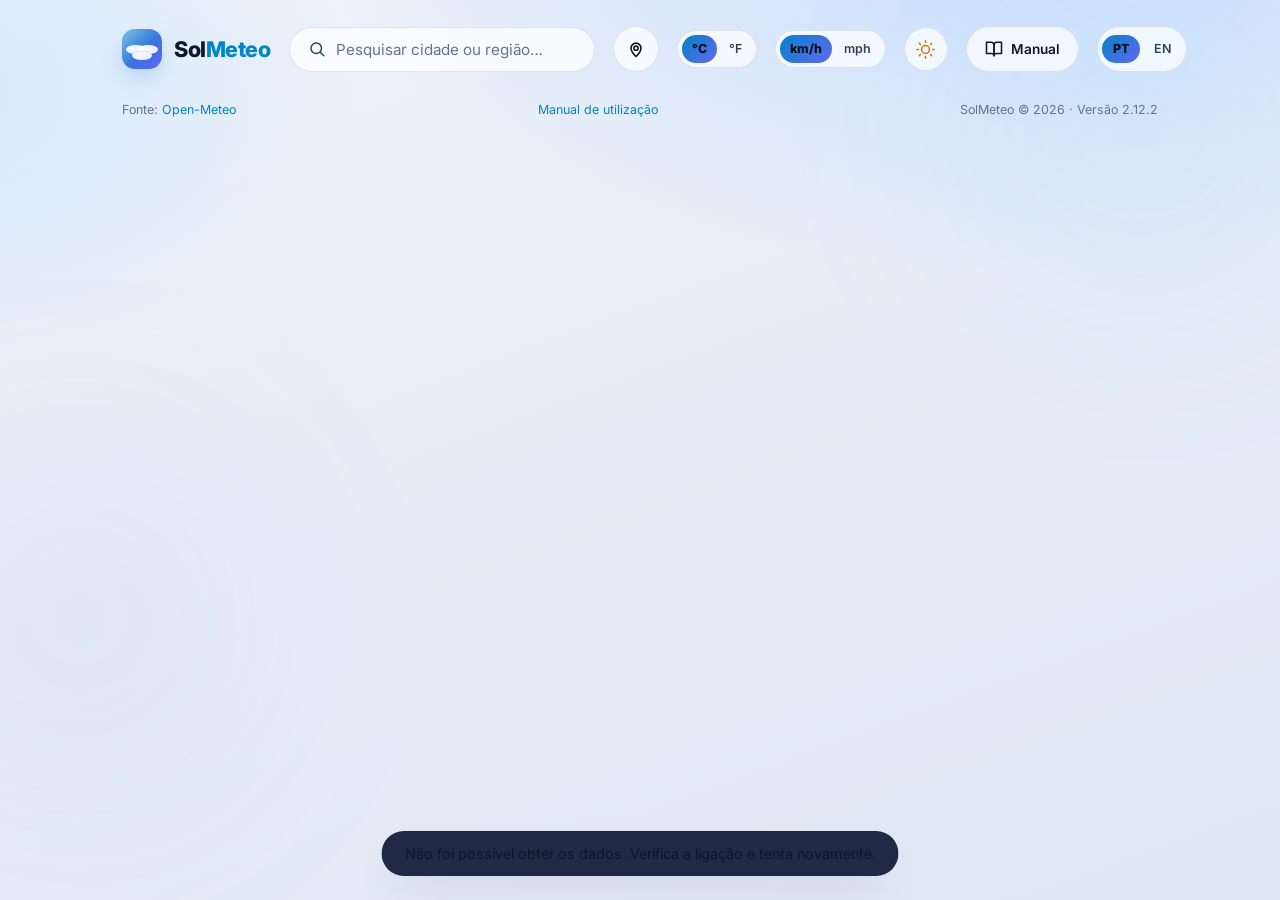
<file: index.html>
<!DOCTYPE html>
<html lang="pt">
<head>
  <meta charset="UTF-8" />
  <meta name="viewport" content="width=device-width, initial-scale=1.0" />
  <title>SolMeteo — Meteorologia</title>
  <meta name="description" content="App de meteorologia moderno — veja o tempo em qualquer região do mundo." />
  <link rel="manifest" href="manifest.webmanifest" />
  <meta name="theme-color" content="#0b1020" />
  <link rel="icon" type="image/svg+xml" href="icon-192.svg" />
  <link rel="apple-touch-icon" href="icon-192.svg" />
  <link rel="preconnect" href="https://fonts.googleapis.com" />
  <link rel="preconnect" href="https://fonts.gstatic.com" crossorigin />
  <link href="https://fonts.googleapis.com/css2?family=Inter:wght@300;400;500;600;700;800&display=swap" rel="stylesheet" />
  <link rel="stylesheet" href="styles.css" />
</head>
<body>
  <div class="aurora" aria-hidden="true"></div>
  <div class="aurora aurora--2" aria-hidden="true"></div>

  <main class="app">
    <header class="topbar">
      <div class="brand">
        <span class="brand__mark" aria-hidden="true"></span>
        <span class="brand__name">Sol<span>Meteo</span></span>
      </div>

      <form class="search" id="searchForm" autocomplete="off">
        <svg class="search__icon" viewBox="0 0 24 24" fill="none" stroke="currentColor" stroke-width="2" stroke-linecap="round" stroke-linejoin="round" aria-hidden="true">
          <circle cx="11" cy="11" r="7"></circle>
          <line x1="21" y1="21" x2="16.65" y2="16.65"></line>
        </svg>
        <input type="text" id="searchInput" placeholder="Pesquisar cidade ou região…" aria-label="Pesquisar cidade"
          data-i18n-ph="search.placeholder" data-i18n-aria="search.aria" />
        <div class="search__suggestions" id="suggestions" role="listbox" aria-label="Sugestões" data-i18n-aria="suggestions.aria"></div>
      </form>

      <button class="locate" id="locateBtn" type="button" title="Usar a minha localização" aria-label="Usar a minha localização"
        data-i18n-title="locate.title" data-i18n-aria="locate.aria">
        <svg viewBox="0 0 24 24" fill="none" stroke="currentColor" stroke-width="2" stroke-linecap="round" stroke-linejoin="round" aria-hidden="true">
          <path d="M12 21s-6-5.686-6-10a6 6 0 0 1 12 0c0 4.314-6 10-6 10z"></path>
          <circle cx="12" cy="11" r="2.5"></circle>
        </svg>
      </button>

      <!-- Unit switch (°C / °F) -->
      <div class="unit-switch" role="group" aria-label="Unidades de temperatura" data-i18n-aria="unit.aria">
        <button type="button" class="unit__btn active" data-unit="c" aria-label="Celsius">°C</button>
        <button type="button" class="unit__btn" data-unit="f" aria-label="Fahrenheit">°F</button>
      </div>

      <!-- Wind switch (km/h / mph) -->
      <div class="unit-switch" role="group" aria-label="Unidades de velocidade do vento" data-i18n-aria="unit.wind.aria">
        <button type="button" class="unit__btn wind__btn active" data-wind="kmh" aria-label="km/h">km/h</button>
        <button type="button" class="unit__btn wind__btn" data-wind="mph" aria-label="mph">mph</button>
      </div>

      <!-- Theme toggle (Dark / Light) -->
      <button class="theme-toggle" id="themeBtn" type="button" title="Alternar modo claro / escuro" aria-label="Alternar tema"
        data-i18n-title="theme.title" data-i18n-aria="theme.aria">
        <svg class="theme-icon theme-icon--dark" viewBox="0 0 24 24" fill="none" stroke="currentColor" stroke-width="2" stroke-linecap="round" stroke-linejoin="round" aria-hidden="true">
          <path d="M21 12.79A9 9 0 1 1 11.21 3 7 7 0 0 0 21 12.79z"></path>
        </svg>
        <svg class="theme-icon theme-icon--light" viewBox="0 0 24 24" fill="none" stroke="currentColor" stroke-width="2" stroke-linecap="round" stroke-linejoin="round" aria-hidden="true">
          <circle cx="12" cy="12" r="5"></circle>
          <line x1="12" y1="1" x2="12" y2="3"></line>
          <line x1="12" y1="21" x2="12" y2="23"></line>
          <line x1="4.22" y1="4.22" x2="5.64" y2="5.64"></line>
          <line x1="18.36" y1="18.36" x2="19.78" y2="19.78"></line>
          <line x1="1" y1="12" x2="3" y2="12"></line>
          <line x1="21" y1="12" x2="23" y2="12"></line>
          <line x1="4.22" y1="19.78" x2="5.64" y2="18.36"></line>
          <line x1="18.36" y1="5.64" x2="19.78" y2="4.22"></line>
        </svg>
      </button>

      <a class="manual-btn" href="manual.html" title="Manual de utilização" aria-label="Abrir o manual de utilização"
        data-i18n-title="manual.title" data-i18n-aria="manual.aria">
        <svg viewBox="0 0 24 24" fill="none" stroke="currentColor" stroke-width="2" stroke-linecap="round" stroke-linejoin="round" aria-hidden="true">
          <path d="M2 3h6a4 4 0 0 1 4 4v14a3 3 0 0 0-3-3H2z"></path>
          <path d="M22 3h-6a4 4 0 0 0-4 4v14a3 3 0 0 1 3-3h7z"></path>
        </svg>
        <span class="manual-btn__label" data-i18n="manual.label">Manual</span>
      </a>

      <div class="lang" role="group" aria-label="Idioma" data-i18n-aria="lang.aria">
        <button type="button" class="lang__btn" data-lang="pt" aria-label="Português">PT</button>
        <button type="button" class="lang__btn" data-lang="en" aria-label="English">EN</button>
      </div>
    </header>

    <!-- Recent / Favorite Cities Chips -->
    <nav class="recents" id="recentsBar" aria-label="Cidades recentes" data-i18n-aria="recents.aria" hidden>
      <span class="recents__label" data-i18n="recents.label">Recentes:</span>
      <div class="recents__list" id="recentsList"></div>
    </nav>

    <section class="loader" id="loader" aria-hidden="true">
      <span class="loader__spinner" aria-label="A carregar" data-i18n-aria="loader.aria"></span>
      <p data-i18n="loader.text">A consultar as condições atmosféricas…</p>
    </section>

    <section class="hero" id="hero" hidden>
      <div class="hero__main">
        <div class="hero__loc">
          <span id="regionName" class="hero__region">—</span>
          <span id="regionNow" class="hero__now">—</span>
        </div>
        <div class="hero__temp">
          <span id="heroTemp" class="hero__temp-value">--°</span>
          <div class="hero__state">
            <span id="heroIcon" class="hero__icon" aria-hidden="true"></span>
            <span id="heroDesc" class="hero__desc">—</span>
            <span id="heroFeels" class="hero__feels">Sensação térmica —°</span>
            <span id="heroAlertChip" class="hero__alert-chip" hidden role="button" tabindex="0"></span>
          </div>
        </div>
        <div class="hero__stats">
          <div class="stat">
            <span class="stat__label" data-i18n="stat.maxmin">Máx / Mín</span>
            <span class="stat__value" id="statMaxMin">--° / --°</span>
          </div>
          <div class="stat">
            <span class="stat__label" data-i18n="stat.humidity">Humidade</span>
            <span class="stat__value" id="statHumidity">--%</span>
          </div>
          <div class="stat stat--clickable" id="statWindBox" tabindex="0" role="button" title="Alternar unidade de velocidade do vento" data-i18n-title="stat.wind.toggle">
            <span class="stat__label" data-i18n="stat.wind">Vento</span>
            <span class="stat__value" id="statWind">-- km/h</span>
          </div>
          <div class="stat stat--uv" id="statUvBox">
            <span class="stat__label" data-i18n="stat.uv">Índice UV</span>
            <span class="stat__value" id="statUv">--</span>
            <span class="stat__sub" id="statUvPeak">—</span>
          </div>
          <div class="stat stat--aqi" id="statAqiBox">
            <span class="stat__label" data-i18n="stat.aqi">Qualidade do Ar</span>
            <span class="stat__value" id="statAqi">--</span>
          </div>
        </div>
        <div class="hero__alerts-banner" id="heroAlertsBanner" hidden></div>
      </div>

      <div class="hero__side">
        <div class="hero__side-head">
          <div class="hero__coords-chip" id="heroCoordsChip" title="Coordenadas geográficas" data-i18n-title="sun.arc.coords_title">
            <svg class="hero__coords-icon" viewBox="0 0 24 24" fill="none" stroke="currentColor" stroke-width="2" stroke-linecap="round" stroke-linejoin="round" aria-hidden="true">
              <path d="M12 2a8 8 0 0 0-8 8c0 5.25 8 12 8 12s8-6.75 8-12a8 8 0 0 0-8-8z"/>
              <circle cx="12" cy="10" r="3"/>
            </svg>
            <span id="heroCoords">—, —</span>
          </div>
          <div class="hero__daylight-chip" id="heroDaylightChip" title="Duração da luz solar" data-i18n-title="sun.arc.daylight_title">
            <svg class="hero__daylight-icon" viewBox="0 0 24 24" fill="none" stroke="currentColor" stroke-width="2" stroke-linecap="round" stroke-linejoin="round" aria-hidden="true">
              <circle cx="12" cy="12" r="4"/>
              <path d="M12 2v2M12 20v2M4.93 4.93l1.41 1.41M17.66 17.66l1.41 1.41M2 12h2M20 12h2M6.34 17.66l-1.41 1.41M19.07 4.93l-1.41 1.41"/>
            </svg>
            <span id="heroDaylightVal">--h --m</span>
          </div>
        </div>

        <div class="sun-arc-card" id="sunArcCard" aria-label="Trajetória solar">
          <div class="sun-arc-wrap">
            <svg class="sun-arc-svg" id="sunArcSvg" viewBox="0 0 300 135" role="img" aria-label="Trajetória solar diurna e noturna">
              <defs>
                <linearGradient id="sunArcDayGrad" x1="0%" y1="0%" x2="100%" y2="0%">
                  <stop offset="0%" stop-color="#f59e0b" stop-opacity="0.9"/>
                  <stop offset="50%" stop-color="#fbbf24" stop-opacity="1"/>
                  <stop offset="100%" stop-color="#f97316" stop-opacity="0.9"/>
                </linearGradient>
                <radialGradient id="sunGlowGrad" cx="50%" cy="50%" r="50%">
                  <stop offset="0%" stop-color="#fbbf24" stop-opacity="0.85"/>
                  <stop offset="60%" stop-color="#f59e0b" stop-opacity="0.3"/>
                  <stop offset="100%" stop-color="#f59e0b" stop-opacity="0"/>
                </radialGradient>
              </defs>

              <!-- Nighttime lower arc -->
              <path class="sun-arc-night" id="sunArcNight" d="M 25,105 A 125,30 0 0,0 275,105" />

              <!-- Daytime track background (dashed) -->
              <path class="sun-arc-bg" id="sunArcBg" d="M 25,105 A 125,85 0 0,1 275,105" />

              <!-- Daytime active progress track -->
              <path class="sun-arc-active" id="sunArcActive" d="M 25,105 A 125,85 0 0,1 275,105" />

              <!-- Horizon line -->
              <line class="sun-arc-horizon" x1="12" y1="105" x2="288" y2="105" />

              <!-- Solar Noon apex marker -->
              <g class="sun-arc-noon" id="sunArcNoon">
                <circle cx="150" cy="20" r="2.5" class="sun-arc-noon-dot" />
                <text x="150" y="11" class="sun-arc-noon-text" id="sunArcNoonTime">12:00</text>
              </g>

              <!-- Sun / Moon Indicator Body -->
              <g class="sun-arc-body" id="sunArcBody" transform="translate(150, 20)">
                <circle class="sun-arc-glow" id="sunArcGlow" cx="0" cy="0" r="14" fill="url(#sunGlowGrad)" />
                <circle class="sun-arc-core" id="sunArcCore" cx="0" cy="0" r="6" />
              </g>
            </svg>
          </div>

          <div class="sun-arc-status" id="sunArcStatus">
            <span class="sun-arc-status__dot"></span>
            <span class="sun-arc-status__text" id="sunArcStatusText">--</span>
          </div>

          <div class="sun-arc-times">
            <div class="sun-arc-time sun-arc-time--rise">
              <span class="sun-arc-time__icon" aria-hidden="true">🌅</span>
              <div class="sun-arc-time__info">
                <span class="sun-arc-time__label" data-i18n="sun.rise">Nascer do sol</span>
                <span class="sun-arc-time__value" id="sunrise">--:--</span>
              </div>
            </div>
            <div class="sun-arc-time sun-arc-time--set">
              <span class="sun-arc-time__icon" aria-hidden="true">🌇</span>
              <div class="sun-arc-time__info">
                <span class="sun-arc-time__label" data-i18n="sun.set">Pôr do sol</span>
                <span class="sun-arc-time__value" id="sunset">--:--</span>
              </div>
            </div>
          </div>
        </div>
      </div>
    </section>

    <section class="panel" id="forecastPanel" hidden>
      <div class="panel__head">
        <div>
          <h2 class="panel__title" data-i18n="hourly.title">Previsão horária</h2>
          <span class="panel__sub" id="hourlySpan">Próximas 24 horas</span>
        </div>
        <div class="day-nav" role="group" aria-label="Navegar entre dias" data-i18n-aria="daynav.aria">
          <button type="button" class="day-nav__btn" id="dayPrevBtn" title="Dia anterior" aria-label="Dia anterior" data-i18n-title="daynav.prev" data-i18n-aria="daynav.prev">
            <svg viewBox="0 0 24 24" fill="none" stroke="currentColor" stroke-width="2.4" stroke-linecap="round" stroke-linejoin="round"><path d="M15 18l-6-6 6-6"/></svg>
          </button>
          <span class="day-nav__label" id="dayNavLabel">Hoje</span>
          <button type="button" class="day-nav__btn" id="dayNextBtn" title="Dia seguinte" aria-label="Dia seguinte" data-i18n-title="daynav.next" data-i18n-aria="daynav.next">
            <svg viewBox="0 0 24 24" fill="none" stroke="currentColor" stroke-width="2.4" stroke-linecap="round" stroke-linejoin="round"><path d="M9 18l6-6-6-6"/></svg>
          </button>
        </div>
      </div>
      <div class="hourly" id="hourlyList"></div>
    </section>

    <section class="panel" id="tempPanel" hidden>
      <div class="panel__head">
        <h2 class="panel__title" data-i18n="temp.title">Temperatura ao longo do dia</h2>
        <span class="panel__sub" id="tempSpan">—</span>
      </div>
      <div class="chart">
        <div class="chart__head">
          <span class="chart__label" data-i18n="temp.label">Temperatura horária</span>
          <span class="chart__value chart__value--temp" id="tempRange">—</span>
        </div>
        <div class="chart__canvas" id="tempChart"></div>
        <div class="chart__axis" id="tempAxis"></div>
      </div>
    </section>

    <section class="panel" id="solarPanel" hidden>
      <div class="panel__head">
        <h2 class="panel__title" data-i18n="solar.title">Radiação solar &amp; precipitação</h2>
        <span class="panel__sub" id="solarSpan">Hoje · hora a hora</span>
      </div>
      <div class="charts">
        <div class="chart">
          <div class="chart__head">
            <span class="chart__label" data-i18n="solar.label">Radiação solar</span>
            <span class="chart__value chart__value--solar" id="solarPeak">— W/m²</span>
          </div>
          <div class="chart__canvas" id="solarChart"></div>
          <div class="chart__axis" id="solarAxis"></div>
        </div>
        <div class="chart">
          <div class="chart__head">
            <span class="chart__label" data-i18n="rain.label">Precipitação</span>
            <span class="chart__value chart__value--rain" id="rainTotal">— mm</span>
          </div>
          <div class="chart__canvas" id="rainChart"></div>
          <div class="chart__axis" id="rainAxis"></div>
        </div>
      </div>
    </section>

    <section class="panel" id="pvPanel" hidden>
      <div class="panel__head">
        <div class="panel__sup">
          <h2 class="panel__title" data-i18n="pv.title">Produção solar estimada</h2>
          <span class="panel__sub" id="pvSpan">—</span>
          <span class="panel__sub pv-settings-summary" id="pvSummary">—</span>
        </div>
        <div class="pv-actions">
          <button class="chip chip--tariff" id="pvTariffChip" type="button" title="Alterar tarifário de eletricidade" data-i18n-title="pv.tariff.chiptitle">Tarifa: Simples</button>
          <button class="chip" id="pvExportBtn" type="button" title="Exportar dados do dia para CSV" data-i18n-title="pv.export.title" data-i18n="pv.export">Exportar CSV</button>
          <button class="chip" id="pvConfigBtn" type="button" aria-expanded="false" data-i18n="pv.btn">Configurar sistema</button>
        </div>
      </div>

      <form class="pv-config" id="pvConfig" hidden>
        <!-- Secção 1: Painéis & Orientações -->
        <div class="pv-config__section">
          <div class="pv-config__section-title" data-i18n="pv.sec.panels">Painéis Solares &amp; Orientações</div>
          <div class="pv-groups">
            <div class="pv-group pv-group--head">
              <span class="pv-group__tag pv-group__tag--head"></span>
              <span data-i18n="pv.head.power">Pot&ecirc;ncia (kWp)</span>
              <span data-i18n="pv.head.tilt">Inclina&ccedil;&atilde;o (&deg;)</span>
              <span data-i18n="pv.head.az">Orienta&ccedil;&atilde;o (&deg;)</span>
              <span class="pv-tip" tabindex="0" aria-label="Ajuda sobre múltiplas orientações" data-i18n-aria="pv.tip.groups.aria">
                <svg class="pv-tip__icon" viewBox="0 0 24 24" fill="none" stroke="currentColor" stroke-width="2.5" stroke-linecap="round"><circle cx="12" cy="12" r="10"/><path d="M9.09 9a3 3 0 0 1 5.83 1c0 2-3 3-3 3"/><path d="M12 17h.01"/></svg>
                <span class="pv-tip__text" data-i18n-html="pv.tip.groups">Apoia at&eacute; <strong>4 orienta&ccedil;&otilde;es</strong> (ex.: telhados com pain&eacute;is em v&aacute;rias &aacute;guas). Cada linha &eacute; um grupo com a sua pot&ecirc;ncia (kWp), inclina&ccedil;&atilde;o e orienta&ccedil;&atilde;o.<br/><strong>Linhas com 0 kWp s&atilde;o ignoradas</strong> e n&atilde;o aparecem nos gr&aacute;ficos.<br/>Sugest&atilde;o de inclina&ccedil;&atilde;o: &asymp; latitude (39&deg; em Lisboa). Orienta&ccedil;&atilde;o: 0&deg; N &middot; 90&deg; E &middot; 180&deg; S &middot; 270&deg; O.</span>
              </span>
            </div>
            <div class="pv-group">
              <span class="pv-group__tag" style="background: #38bdf8">1</span>
              <input type="number" id="pvKp0" min="0" max="1000" step="0.01" inputmode="decimal" placeholder="0" />
              <input type="number" id="pvTilt0" min="0" max="90" step="1" inputmode="numeric" placeholder="0" />
              <input type="number" id="pvAz0" min="0" max="360" step="1" inputmode="numeric" placeholder="0" />
            </div>
            <div class="pv-group">
              <span class="pv-group__tag" style="background: #818cf8">2</span>
              <input type="number" id="pvKp1" min="0" max="1000" step="0.01" inputmode="decimal" placeholder="0" />
              <input type="number" id="pvTilt1" min="0" max="90" step="1" inputmode="numeric" placeholder="0" />
              <input type="number" id="pvAz1" min="0" max="360" step="1" inputmode="numeric" placeholder="0" />
            </div>
            <div class="pv-group">
              <span class="pv-group__tag" style="background: #34d399">3</span>
              <input type="number" id="pvKp2" min="0" max="1000" step="0.01" inputmode="decimal" placeholder="0" />
              <input type="number" id="pvTilt2" min="0" max="90" step="1" inputmode="numeric" placeholder="0" />
              <input type="number" id="pvAz2" min="0" max="360" step="1" inputmode="numeric" placeholder="0" />
            </div>
            <div class="pv-group">
              <span class="pv-group__tag" style="background: #fb7185">4</span>
              <input type="number" id="pvKp3" min="0" max="1000" step="0.01" inputmode="decimal" placeholder="0" />
              <input type="number" id="pvTilt3" min="0" max="90" step="1" inputmode="numeric" placeholder="0" />
              <input type="number" id="pvAz3" min="0" max="360" step="1" inputmode="numeric" placeholder="0" />
            </div>
          </div>

          <!-- Rosa dos Ventos & Bússola Visual Interativa -->
          <div class="pv-compass-card" id="pvCompassCard">
            <div class="pv-compass-head">
              <div class="pv-compass-tabs" id="pvCompassTabs" role="tablist" aria-label="Selecionar orientação dos painéis">
                <button type="button" class="pv-compass-tab active" data-group="0" style="--grp-color: #38bdf8" role="tab" aria-selected="true">
                  <span class="pv-compass-tab__dot"></span>
                  <span data-i18n="pv.compass.g1">String 1</span>
                  <strong class="pv-compass-tab__val" id="pvCompassVal0">0°</strong>
                </button>
                <button type="button" class="pv-compass-tab" data-group="1" style="--grp-color: #818cf8" role="tab" aria-selected="false">
                  <span class="pv-compass-tab__dot"></span>
                  <span data-i18n="pv.compass.g2">String 2</span>
                  <strong class="pv-compass-tab__val" id="pvCompassVal1">0°</strong>
                </button>
                <button type="button" class="pv-compass-tab" data-group="2" style="--grp-color: #34d399" role="tab" aria-selected="false">
                  <span class="pv-compass-tab__dot"></span>
                  <span data-i18n="pv.compass.g3">String 3</span>
                  <strong class="pv-compass-tab__val" id="pvCompassVal2">0°</strong>
                </button>
                <button type="button" class="pv-compass-tab" data-group="3" style="--grp-color: #fb7185" role="tab" aria-selected="false">
                  <span class="pv-compass-tab__dot"></span>
                  <span data-i18n="pv.compass.g4">String 4</span>
                  <strong class="pv-compass-tab__val" id="pvCompassVal3">0°</strong>
                </button>
              </div>

              <div class="pv-compass-readout">
                <span class="pv-compass-readout__angle" id="pvCompassReadoutAngle">0°</span>
                <span class="pv-compass-readout__dir" id="pvCompassReadoutDir">N · Norte</span>
                <span class="pv-compass-readout__opt" id="pvCompassReadoutOpt" data-i18n="pv.compass.opt">180° (Sul) = Ótimo solar</span>
              </div>
            </div>

            <div class="pv-compass-body">
              <div class="pv-compass-dial-wrap">
                <svg class="pv-compass-svg" id="pvCompassSvg" viewBox="0 0 240 240" role="application" aria-label="Bússola interativa para azimute">
                  <!-- Outer rings -->
                  <circle cx="120" cy="120" r="108" class="pv-compass-ring" />
                  <circle cx="120" cy="120" r="88" class="pv-compass-ring-inner" />
                  
                  <!-- Optimal Solar Zone Highlight (South 150° to 210°) -->
                  <path d="M 70 206.6 A 100 100 0 0 0 170 206.6 L 157.5 185 A 75 75 0 0 1 82.5 185 Z" class="pv-compass-opt-sector" />

                  <!-- Ticks (every 30 deg) -->
                  <g class="pv-compass-ticks">
                    <line x1="120" y1="14" x2="120" y2="28" />
                    <line x1="173" y1="28.2" x2="166" y2="40.3" />
                    <line x1="211.8" y1="67" x2="199.7" y2="74" />
                    <line x1="226" y1="120" x2="212" y2="120" />
                    <line x1="211.8" y1="173" x2="199.7" y2="166" />
                    <line x1="173" y1="211.8" x2="166" y2="199.7" />
                    <line x1="120" y1="226" x2="120" y2="212" />
                    <line x1="67" y1="211.8" x2="74" y2="199.7" />
                    <line x1="28.2" y1="173" x2="40.3" y2="166" />
                    <line x1="14" y1="120" x2="28" y2="120" />
                    <line x1="28.2" y1="67" x2="40.3" y2="74" />
                    <line x1="67" y1="28.2" x2="74" y2="40.3" />
                  </g>

                  <!-- Cardinal & Colateral Labels -->
                  <text x="120" y="38" class="pv-compass-label pv-compass-label--cardinal" id="compassLblN">N</text>
                  <text x="180" y="62" class="pv-compass-label pv-compass-label--colateral" id="compassLblNE">NE</text>
                  <text x="202" y="125" class="pv-compass-label pv-compass-label--cardinal" id="compassLblE">E</text>
                  <text x="180" y="188" class="pv-compass-label pv-compass-label--colateral" id="compassLblSE">SE</text>
                  <text x="120" y="208" class="pv-compass-label pv-compass-label--cardinal pv-compass-label--opt" id="compassLblS">S</text>
                  <text x="60" y="188" class="pv-compass-label pv-compass-label--colateral" id="compassLblSO">SO</text>
                  <text x="38" y="125" class="pv-compass-label pv-compass-label--cardinal" id="compassLblO">O</text>
                  <text x="60" y="62" class="pv-compass-label pv-compass-label--colateral" id="compassLblNO">NO</text>

                  <!-- Ghost Needles of other configured arrays -->
                  <g id="pvCompassGhostNeedles"></g>

                  <!-- Active Pointer Needle -->
                  <g id="pvCompassNeedleGroup" transform="rotate(0, 120, 120)">
                    <circle cx="120" cy="120" r="14" class="pv-compass-needle__center" />
                    <line x1="120" y1="120" x2="120" y2="30" class="pv-compass-needle__line" stroke="#38bdf8" stroke-width="4.5" stroke-linecap="round" />
                    <!-- Needle panel arrow head -->
                    <polygon points="120,16 112,34 128,34" class="pv-compass-needle__tip" fill="#38bdf8" />
                    <!-- Drag handle at tip -->
                    <circle cx="120" cy="16" r="10" class="pv-compass-needle__handle" />
                  </g>
                </svg>
                <span class="pv-compass-hint" data-i18n="pv.compass.drag_hint">Arrasta o mostrador para rodar</span>
              </div>

              <!-- Quick Cardinal Points Chips -->
              <div class="pv-compass-presets" id="pvCompassPresets">
                <button type="button" class="pv-compass-chip" data-az="0"><span class="pv-compass-chip__name" id="chipLblN">N</span> <strong>0°</strong></button>
                <button type="button" class="pv-compass-chip" data-az="45"><span class="pv-compass-chip__name" id="chipLblNE">NE</span> <strong>45°</strong></button>
                <button type="button" class="pv-compass-chip" data-az="90"><span class="pv-compass-chip__name" id="chipLblE">E</span> <strong>90°</strong></button>
                <button type="button" class="pv-compass-chip" data-az="135"><span class="pv-compass-chip__name" id="chipLblSE">SE</span> <strong>135°</strong></button>
                <button type="button" class="pv-compass-chip pv-compass-chip--opt" data-az="180"><span class="pv-compass-chip__name" id="chipLblS">S</span> <strong>180° ★</strong></button>
                <button type="button" class="pv-compass-chip" data-az="225"><span class="pv-compass-chip__name" id="chipLblSO">SO</span> <strong>225°</strong></button>
                <button type="button" class="pv-compass-chip" data-az="270"><span class="pv-compass-chip__name" id="chipLblO">O</span> <strong>270°</strong></button>
                <button type="button" class="pv-compass-chip" data-az="315"><span class="pv-compass-chip__name" id="chipLblNO">NO</span> <strong>315°</strong></button>
              </div>
            </div>
          </div>
        </div>

        <!-- Secção 2: Tarifário de Eletricidade & Rede -->
        <div class="pv-config__section" id="pvTariffSection">
          <div class="pv-config__section-title" data-i18n="pv.sec.tariff">Tarifário de Eletricidade &amp; Rede</div>
          <div class="pv-config__grid">
            <label class="pv-field">
              <span class="pv-field__head">
                <span data-i18n="pv.field.tarifftype">Tipo de tarifa</span>
                <span class="pv-tip" tabindex="0" aria-label="Ajuda sobre tipo de tarifa" data-i18n-aria="pv.tip.tarifftype.aria">
                  <svg class="pv-tip__icon" viewBox="0 0 24 24" fill="none" stroke="currentColor" stroke-width="2.5" stroke-linecap="round"><circle cx="12" cy="12" r="10"/><path d="M9.09 9a3 3 0 0 1 5.83 1c0 2-3 3-3 3"/><path d="M12 17h.01"/></svg>
                  <span class="pv-tip__text" data-i18n-html="pv.tip.tarifftype">Escolhe entre <strong>Tarifa Simples</strong> (pre&ccedil;o fixo 24h) ou <strong>Bi-hor&aacute;ria</strong> (pre&ccedil;os diferenciados dia/noite e fins de semana segundo a ERSE).</span>
                </span>
              </span>
              <select id="pvTariffType">
                <option value="simple" data-i18n="pv.tariff.simple">Simples (fixa 24h)</option>
                <option value="bi-hourly" data-i18n="pv.tariff.bihourly">Bi-hor&aacute;ria (dia/noite)</option>
              </select>
            </label>
            <label class="pv-field" id="pvTariffSimpleBox">
              <span class="pv-field__head">
                <span data-i18n="pv.field.tariff">Tarifa (&euro;/kWh)</span>
                <span class="pv-tip" tabindex="0" aria-label="Ajuda sobre tarifa" data-i18n-aria="pv.tip.tariff.aria">
                  <svg class="pv-tip__icon" viewBox="0 0 24 24" fill="none" stroke="currentColor" stroke-width="2.5" stroke-linecap="round"><circle cx="12" cy="12" r="10"/><path d="M9.09 9a3 3 0 0 1 5.83 1c0 2-3 3-3 3"/><path d="M12 17h.01"/></svg>
                  <span class="pv-tip__text" data-i18n-html="pv.tip.tariff">Pre&ccedil;o m&eacute;dio da energia para estimar o valor da produ&ccedil;&atilde;o em euros. Valor meramente indicativo &mdash; n&atilde;o substitui o teu contrato de fornecimento.</span>
                </span>
              </span>
              <input type="number" id="pvTariff" min="0" max="5" step="0.001" placeholder="0.182" />
            </label>
            <label class="pv-field" id="pvCycleBox" hidden>
              <span class="pv-field__head">
                <span data-i18n="pv.field.cycle">Ciclo bi-hor&aacute;rio</span>
                <span class="pv-tip" tabindex="0" aria-label="Ajuda sobre ciclo bi-horário" data-i18n-aria="pv.tip.cycle.aria">
                  <svg class="pv-tip__icon" viewBox="0 0 24 24" fill="none" stroke="currentColor" stroke-width="2.5" stroke-linecap="round"><circle cx="12" cy="12" r="10"/><path d="M9.09 9a3 3 0 0 1 5.83 1c0 2-3 3-3 3"/><path d="M12 17h.01"/></svg>
                  <span class="pv-tip__text" data-i18n-html="pv.tip.cycle"><strong>Ciclo Di&aacute;rio:</strong> Vazio das 22h &agrave;s 08h todos os dias.<br/><strong>Ciclo Semanal:</strong> Dias &uacute;teis (vazio 00h&ndash;07h), S&aacute;bado (vazio 00h&ndash;09h, 14h&ndash;20h, 22h&ndash;24h), Domingo (vazio 24h).</span>
                </span>
              </span>
              <select id="pvTariffCycle">
                <option value="daily" data-i18n="pv.cycle.daily">Ciclo Di&aacute;rio</option>
                <option value="weekly" data-i18n="pv.cycle.weekly">Ciclo Semanal</option>
              </select>
            </label>
            <label class="pv-field" id="pvTariffPeakBox" hidden>
              <span class="pv-field__head">
                <span data-i18n="pv.field.tariffpeak">Tarifa Dia / Fora Vazio (&euro;/kWh)</span>
                <span class="pv-tip" tabindex="0" aria-label="Ajuda sobre tarifa fora de vazio" data-i18n-aria="pv.tip.tariffpeak.aria">
                  <svg class="pv-tip__icon" viewBox="0 0 24 24" fill="none" stroke="currentColor" stroke-width="2.5" stroke-linecap="round"><circle cx="12" cy="12" r="10"/><path d="M9.09 9a3 3 0 0 1 5.83 1c0 2-3 3-3 3"/><path d="M12 17h.01"/></svg>
                  <span class="pv-tip__text" data-i18n-html="pv.tip.tariffpeak">Pre&ccedil;o da eletricidade nas horas diurnas (fora de vazio). Tipicamente 0,18 a 0,25 &euro;/kWh.</span>
                </span>
              </span>
              <input type="number" id="pvTariffPeak" min="0" max="5" step="0.001" placeholder="0.210" />
            </label>
            <label class="pv-field" id="pvTariffOffPeakBox" hidden>
              <span class="pv-field__head">
                <span data-i18n="pv.field.tariffoffpeak">Tarifa Noite / Vazio (&euro;/kWh)</span>
                <span class="pv-tip" tabindex="0" aria-label="Ajuda sobre tarifa de vazio" data-i18n-aria="pv.tip.tariffoffpeak.aria">
                  <svg class="pv-tip__icon" viewBox="0 0 24 24" fill="none" stroke="currentColor" stroke-width="2.5" stroke-linecap="round"><circle cx="12" cy="12" r="10"/><path d="M9.09 9a3 3 0 0 1 5.83 1c0 2-3 3-3 3"/><path d="M12 17h.01"/></svg>
                  <span class="pv-tip__text" data-i18n-html="pv.tip.tariffoffpeak">Pre&ccedil;o da eletricidade nas horas econ&oacute;micas (vazio). Tipicamente 0,10 a 0,13 &euro;/kWh.</span>
                </span>
              </span>
              <input type="number" id="pvTariffOffPeak" min="0" max="5" step="0.001" placeholder="0.115" />
            </label>
            <label class="pv-field">
              <span class="pv-field__head">
                <span data-i18n="pv.field.export">Inje&ccedil;&atilde;o (&euro;/kWh)</span>
                <span class="pv-tip" tabindex="0" aria-label="Ajuda sobre tarifa de injeção" data-i18n-aria="pv.tip.export.aria">
                  <svg class="pv-tip__icon" viewBox="0 0 24 24" fill="none" stroke="currentColor" stroke-width="2.5" stroke-linecap="round"><circle cx="12" cy="12" r="10"/><path d="M9.09 9a3 3 0 0 1 5.83 1c0 2-3 3-3 3"/><path d="M12 17h.01"/></svg>
                  <span class="pv-tip__text" data-i18n-html="pv.tip.export">Remuneração paga pelo excedente solar injetado na rede elétrica. Tipicamente cerca de 0,04 a 0,07 €/kWh.</span>
                </span>
              </span>
              <input type="number" id="pvExportTariff" min="0" max="5" step="0.001" inputmode="decimal" placeholder="0.050" />
            </label>
          </div>
        </div>

        <!-- Secção 3: Bateria & Consumo Residencial -->
        <div class="pv-config__section">
          <div class="pv-config__section-title" data-i18n="pv.sec.battery">Bateria &amp; Consumo Residencial</div>
          <div class="pv-config__grid">
            <label class="pv-field">
              <span class="pv-field__head">
                <span data-i18n="pv.field.battery">Bateria (kWh)</span>
                <span class="pv-tip" tabindex="0" aria-label="Ajuda sobre capacidade da bateria" data-i18n-aria="pv.tip.battery.aria">
                  <svg class="pv-tip__icon" viewBox="0 0 24 24" fill="none" stroke="currentColor" stroke-width="2.5" stroke-linecap="round"><circle cx="12" cy="12" r="10"/><path d="M9.09 9a3 3 0 0 1 5.83 1c0 2-3 3-3 3"/><path d="M12 17h.01"/></svg>
                  <span class="pv-tip__text" data-i18n-html="pv.tip.battery">Capacidade útil de armazenamento em bateria residencial. Define <strong>0</strong> se o teu sistema não tiver bateria. Valores comuns: 5 ou 10 kWh.</span>
                </span>
              </span>
              <input type="number" id="pvBattery" min="0" max="100" step="0.01" inputmode="decimal" placeholder="0" />
            </label>
            <label class="pv-field">
              <span class="pv-field__head">
                <span data-i18n="pv.field.battminsoc">Reserva m&iacute;n. (%)</span>
                <span class="pv-tip" tabindex="0" aria-label="Ajuda sobre reserva mínima da bateria" data-i18n-aria="pv.tip.battminsoc.aria">
                  <svg class="pv-tip__icon" viewBox="0 0 24 24" fill="none" stroke="currentColor" stroke-width="2.5" stroke-linecap="round"><circle cx="12" cy="12" r="10"/><path d="M9.09 9a3 3 0 0 1 5.83 1c0 2-3 3-3 3"/><path d="M12 17h.01"/></svg>
                  <span class="pv-tip__text" data-i18n-html="pv.tip.battminsoc">N&iacute;vel m&iacute;nimo de carga (SoC) abaixo do qual a bateria cessa a descarga para proteger as c&eacute;lulas e manter reserva de emerg&ecirc;ncia (0% a 100%). Padr&atilde;o: 20%.</span>
                </span>
              </span>
              <input type="number" id="pvBattMinSoc" min="0" max="100" step="1" inputmode="numeric" placeholder="20" />
            </label>
            <label class="pv-field">
              <span class="pv-field__head">
                <span data-i18n="pv.field.baseload">Consumo diário (kWh)</span>
                <span class="pv-tip" tabindex="0" aria-label="Ajuda sobre consumo diário da casa" data-i18n-aria="pv.tip.baseload.aria">
                  <svg class="pv-tip__icon" viewBox="0 0 24 24" fill="none" stroke="currentColor" stroke-width="2.5" stroke-linecap="round"><circle cx="12" cy="12" r="10"/><path d="M9.09 9a3 3 0 0 1 5.83 1c0 2-3 3-3 3"/><path d="M12 17h.01"/></svg>
                  <span class="pv-tip__text" data-i18n-html="pv.tip.baseload">Consumo diário total da habitação em kWh (ex.: fatura mensal a dividir por 30 dias). Valores típicos: 8 a 15 kWh/dia.</span>
                </span>
              </span>
              <input type="number" id="pvDailyKwh" min="0" max="500" step="0.1" inputmode="decimal" placeholder="10.0" />
            </label>
          </div>
        </div>

        <!-- Secção 4: Rendimento & Efeito Térmico -->
        <div class="pv-config__section">
          <div class="pv-config__section-title" data-i18n="pv.sec.efficiency">Rendimento &amp; Modelo Térmico</div>
          <div class="pv-config__grid">
            <label class="pv-field">
              <span class="pv-field__head">
                <span data-i18n="pv.field.eff">Rendimento (%)</span>
                <span class="pv-tip" tabindex="0" aria-label="Ajuda sobre rendimento" data-i18n-aria="pv.tip.eff.aria">
                  <svg class="pv-tip__icon" viewBox="0 0 24 24" fill="none" stroke="currentColor" stroke-width="2.5" stroke-linecap="round"><circle cx="12" cy="12" r="10"/><path d="M9.09 9a3 3 0 0 1 5.83 1c0 2-3 3-3 3"/><path d="M12 17h.01"/></svg>
                  <span class="pv-tip__text" data-i18n-html="pv.tip.eff">Perdas reais do sistema: inversor, cabos, temperatura dos m&oacute;dulos e sujidade. Valor t&iacute;pico: 75&ndash;85%.</span>
                </span>
              </span>
              <input type="number" id="pvEff" min="5" max="100" step="1" required />
            </label>
            <label class="pv-field">
              <span class="pv-field__head">
                <span data-i18n="pv.field.thermal">Efeito t&eacute;rmico</span>
                <span class="pv-tip" tabindex="0" aria-label="Ajuda sobre efeito térmico" data-i18n-aria="pv.tip.thermal.aria">
                  <svg class="pv-tip__icon" viewBox="0 0 24 24" fill="none" stroke="currentColor" stroke-width="2.5" stroke-linecap="round"><circle cx="12" cy="12" r="10"/><path d="M9.09 9a3 3 0 0 1 5.83 1c0 2-3 3-3 3"/><path d="M12 17h.01"/></svg>
                  <span class="pv-tip__text" data-i18n-html="pv.tip.thermal"><strong>Inclu&iacute;do no rendimento</strong> &mdash; o fator t&eacute;rmico &eacute; um valor fixo dentro do rendimento (t&iacute;pico 75&ndash;85%).<br/><strong>Temperatura real</strong> &mdash; usa a temperatura do dia &agrave; hora a hora: os m&oacute;dulos perdem ~0,4% por cada &deg;C acima de 25&deg;C (NOCT 45&deg;C). Com esta op&ccedil;&atilde;o, o rendimento refere-se apenas a outras perdas (inversor, cabos, sujidade &mdash; t&iacute;pico 90&ndash;95%); o efeito da temperatura &eacute; somado automaticamente, individualmente por orienta&ccedil;&atilde;o.</span>
                </span>
              </span>
              <select id="pvThermal">
                <option value="fixed" data-i18n="pv.thermal.fixed">Inclu&iacute;do no rendimento (fixo)</option>
                <option value="temp" data-i18n="pv.thermal.temp">Temperatura real (hora a hora)</option>
              </select>
            </label>
          </div>
        </div>

        <div class="pv-config__actions">
          <button type="submit" class="chip chip--primary" data-i18n="pv.save">Guardar</button>
          <button type="button" class="chip" id="pvReset" data-i18n="pv.reset">Repor automático</button>
        </div>
        <p class="pv-config__hint" data-i18n="pv.hint">Linhas com 0 kWp s&atilde;o ignoradas. Os valores guardados aplicam-se a todas as cidades.</p>
      </form>

      <div class="pv-charts" id="pvCharts"></div>

      <div class="chart chart--wide">
        <div class="chart__head">
          <div class="chart__title-group">
            <span class="chart__label" data-i18n="pv.total">Produção total estimada</span>
            <div class="pv-view-switch" role="group" aria-label="Modo de visualização do gráfico solar" data-i18n-aria="pv.mode.aria">
              <button type="button" class="pv-view-btn active" data-mode="both" data-i18n="pv.mode.both">Ambos</button>
              <button type="button" class="pv-view-btn" data-mode="bars" data-i18n="pv.mode.kwh">kWh</button>
              <button type="button" class="pv-view-btn" data-mode="curve" data-i18n="pv.mode.kw">kW</button>
            </div>
          </div>
          <div class="chart__values-group">
            <span class="chart__tag chart__tag--power" id="pvPeakPower" title="Potência de pico instantânea estimada" data-i18n-title="pv.peak.title" hidden>Pico: — kW</span>
            <span class="chart__value chart__value--pv" id="pvDayTotal">— kWh</span>
          </div>
        </div>
        <div class="chart__canvas" id="pvChart"></div>
        <div class="chart__axis" id="pvAxis"></div>
      </div>
      <p class="pv-econ" id="pvEcon">—</p>

      <!-- Energy Balance & Battery Simulation Card -->
      <div class="pv-balance" id="pvBalanceCard">
        <div class="pv-balance__head">
          <div class="pv-balance__title-box">
            <span class="pv-balance__tag" data-i18n="pv.balance.title">Autoconsumo &amp; Bateria</span>
            <span class="pv-balance__sub" data-i18n="pv.balance.sub">Balanço das 24h</span>
          </div>
          <span class="pv-balance__benefit" id="pvBalanceBenefit" title="Benefício financeiro total (poupança direta + injeção)">+0.00 €</span>
        </div>

        <div class="pv-balance__grid">
          <div class="pv-metric pv-metric--self">
            <span class="pv-metric__label" data-i18n="pv.metric.self">Autoconsumo Total</span>
            <span class="pv-metric__val" id="pvSelfVal">0.0 kWh</span>
            <span class="pv-metric__sub" id="pvSelfPct">0% autossuficiente</span>
          </div>
          <div class="pv-metric pv-metric--batt" id="pvBattBox">
            <span class="pv-metric__label" data-i18n="pv.metric.batt">Bateria (Descarga)</span>
            <span class="pv-metric__val" id="pvBattVal">0.0 kWh</span>
            <span class="pv-metric__sub" id="pvBattSoc">SoC final: 0%</span>
          </div>
          <div class="pv-metric pv-metric--export">
            <span class="pv-metric__label" data-i18n="pv.metric.export">Injetado na Rede</span>
            <span class="pv-metric__val" id="pvExportVal">0.0 kWh</span>
            <span class="pv-metric__sub" id="pvExportEuros">+0.00 €</span>
          </div>
          <div class="pv-metric pv-metric--import">
            <span class="pv-metric__label" data-i18n="pv.metric.import">Importado da Rede</span>
            <span class="pv-metric__val" id="pvImportVal">0.0 kWh</span>
            <span class="pv-metric__sub" id="pvImportCost">Custo: 0.00 €</span>
          </div>
        </div>

        <!-- Stacked Energy Partition Bar -->
        <div class="pv-partition" id="pvPartitionBar" role="img" aria-label="Partição de energia solar">
          <div class="pv-partition__seg pv-partition__seg--self" id="pvSegSelf" style="width: 50%" title="Autoconsumo"></div>
          <div class="pv-partition__seg pv-partition__seg--batt" id="pvSegBatt" style="width: 25%" title="Bateria"></div>
          <div class="pv-partition__seg pv-partition__seg--export" id="pvSegExport" style="width: 25%" title="Injeção na rede"></div>
        </div>
      </div>

      <!-- Weekly PV Summary -->
      <div class="pv-weekly" id="pvWeeklyBox">
        <div class="pv-weekly__head">
          <span class="pv-weekly__title" data-i18n="pv.weekly.title">Previsão semanal (7 dias acumulados)</span>
          <span class="pv-weekly__total" id="pvWeeklyTotal">— kWh · — €</span>
        </div>
        <div class="pv-weekly__bars" id="pvWeeklyBars"></div>
      </div>
    </section>

    <section class="panel" id="dailyPanel" hidden>
      <div class="panel__head">
        <h2 class="panel__title" data-i18n="daily.title">Previsão a 7 dias</h2>
        <span class="panel__sub" data-i18n="daily.sub">Dia a dia</span>
      </div>
      <div class="daily" id="dailyList"></div>
    </section>

    <footer class="footer">
      <span><span data-i18n="footer.source">Fonte:</span> <a href="https://open-meteo.com/" target="_blank" rel="noopener">Open-Meteo</a></span>
      <span><a href="manual.html" data-i18n="footer.manual">Manual de utilização</a></span>
      <span>SolMeteo © 2026 · <span data-i18n="footer.version">Versão</span> <span id="appVersion">2.12.2</span></span>
    </footer>
  </main>

  <div class="toast" id="toast" role="alert" aria-live="polite"></div>

  <script src="script.js"></script>
</body>
</html>
</file>
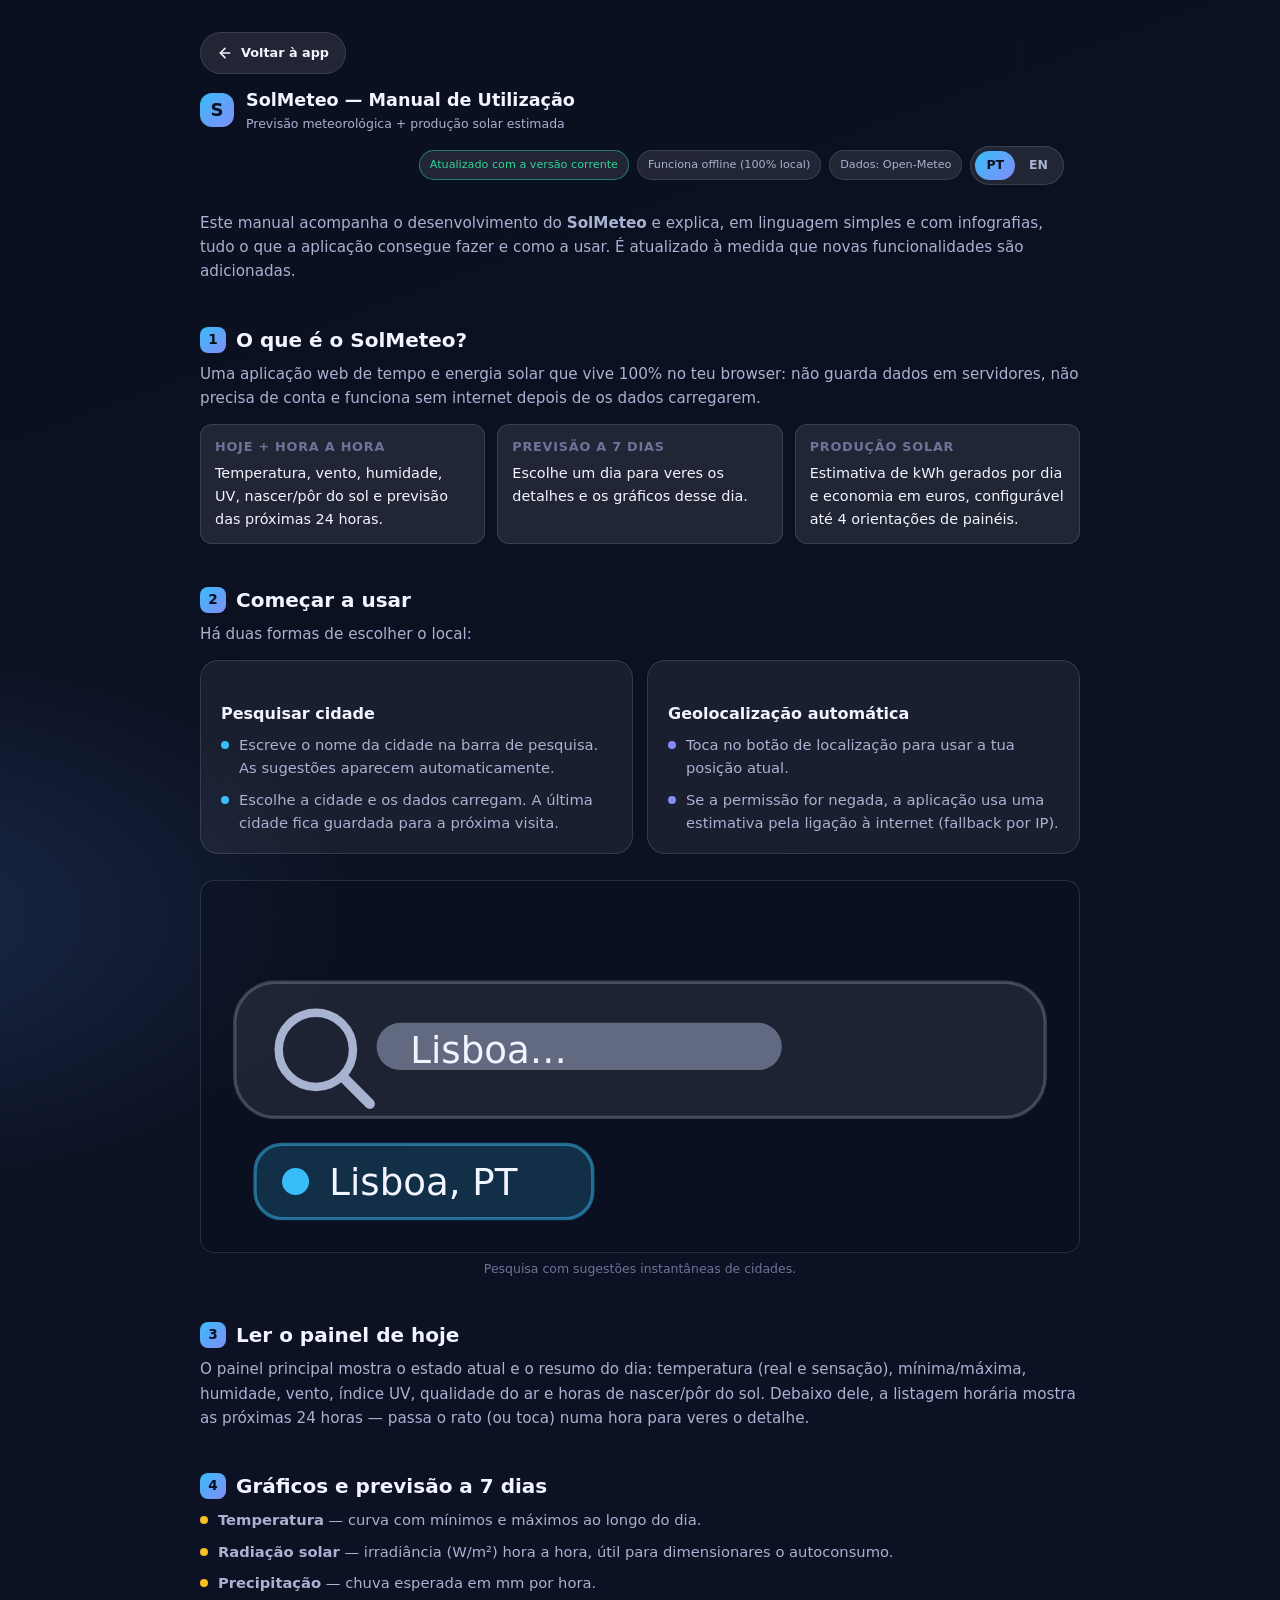
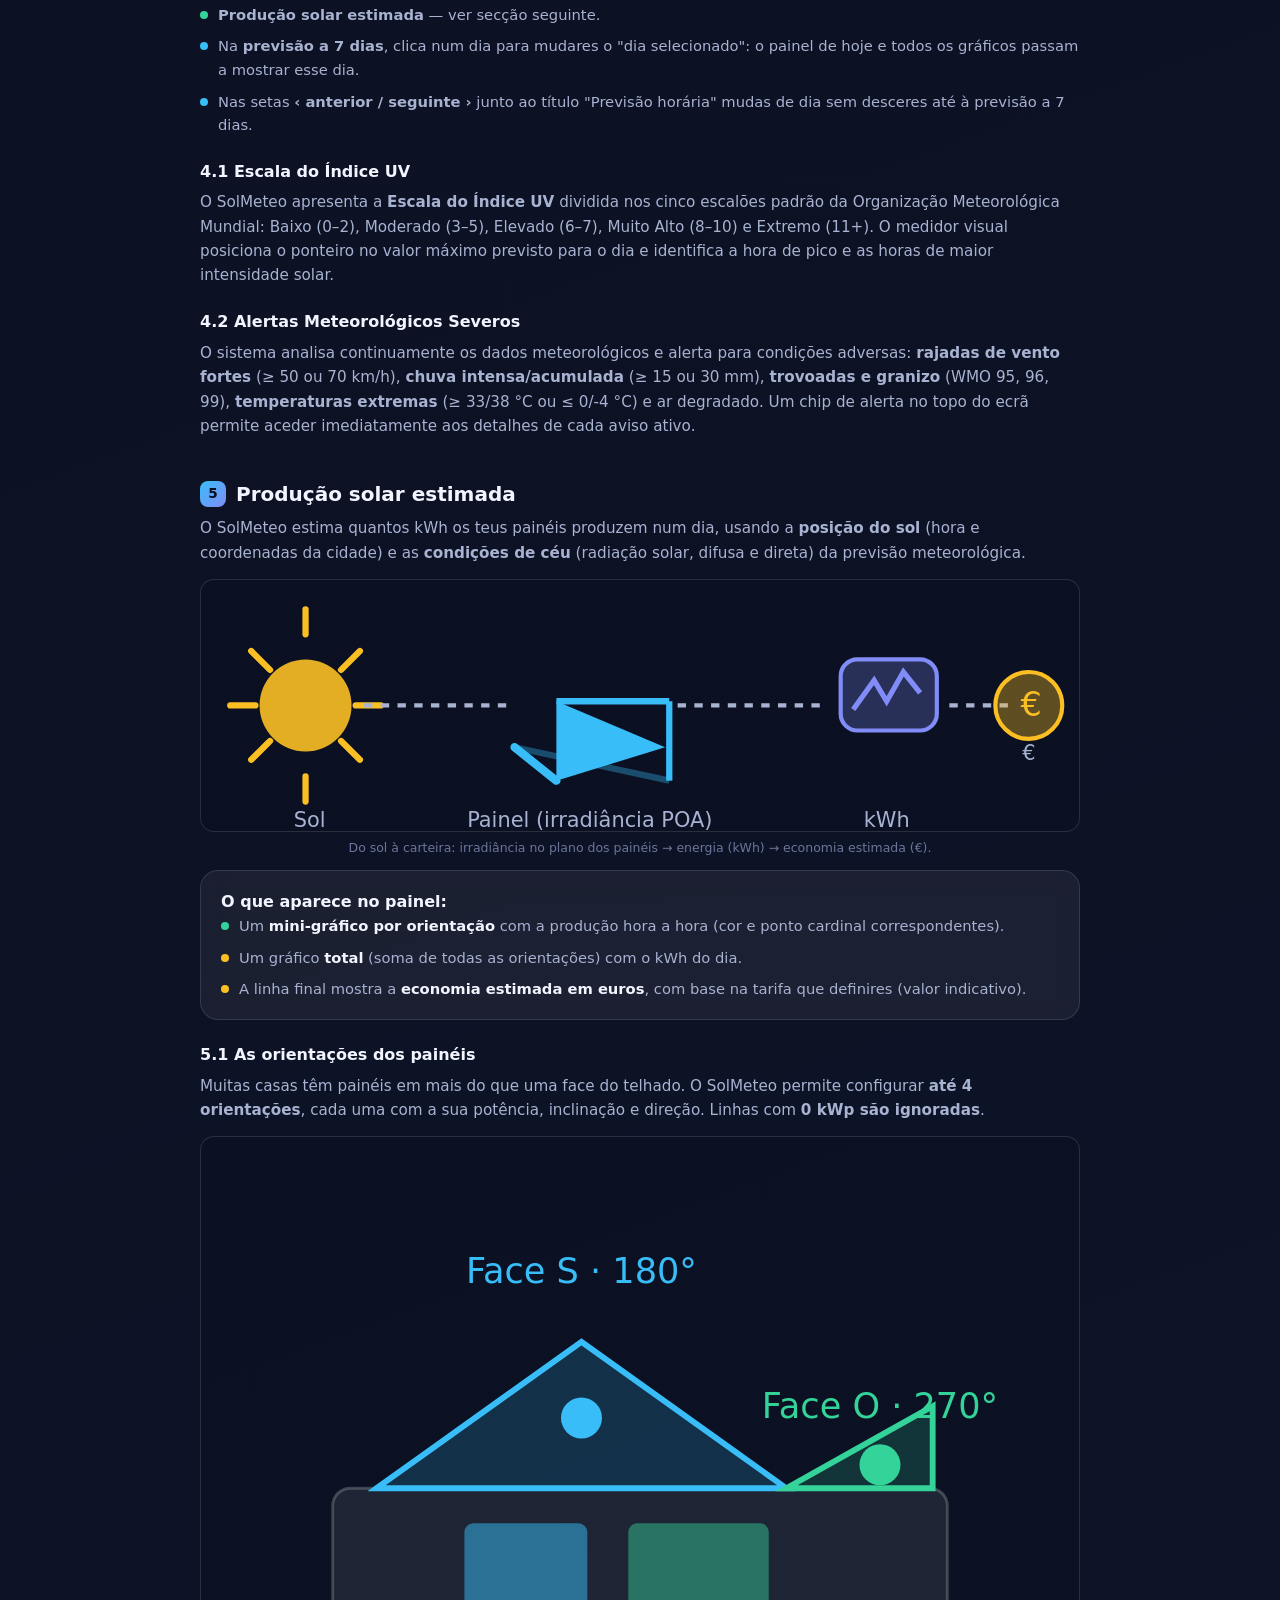
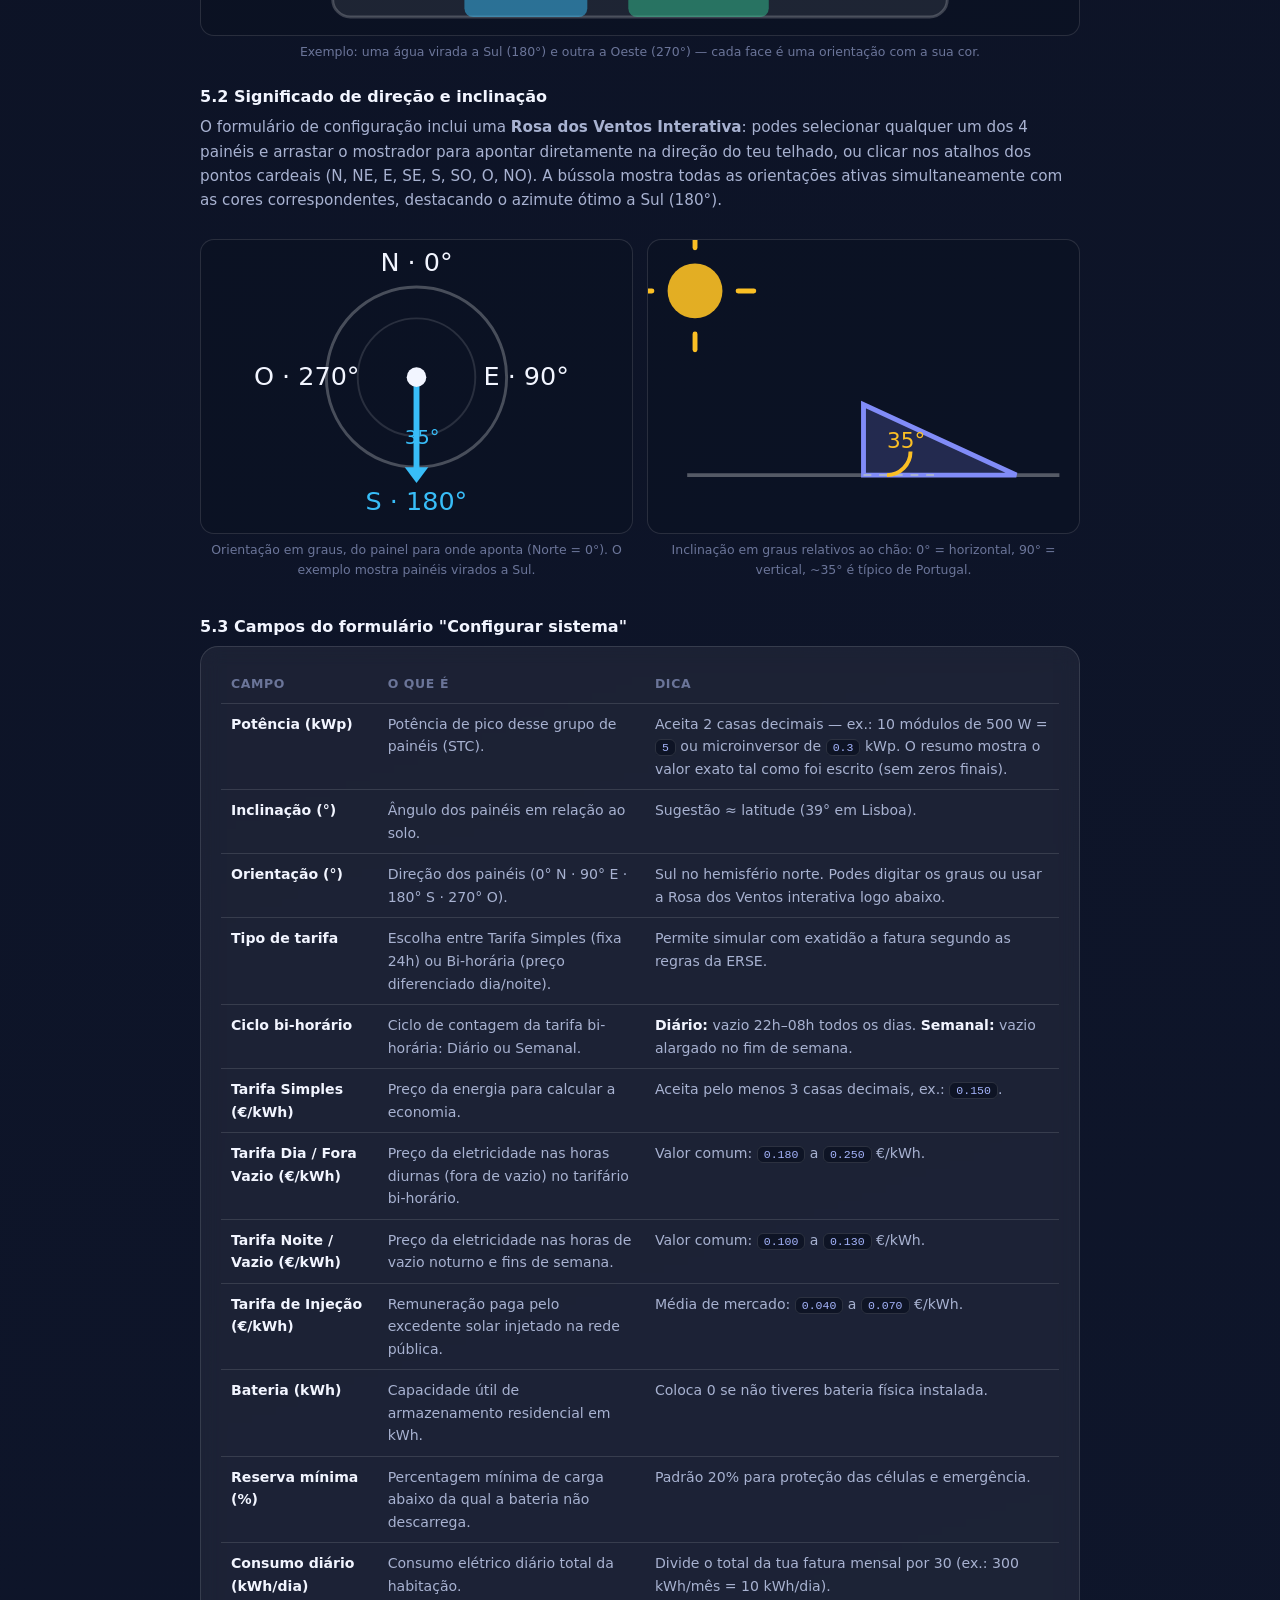
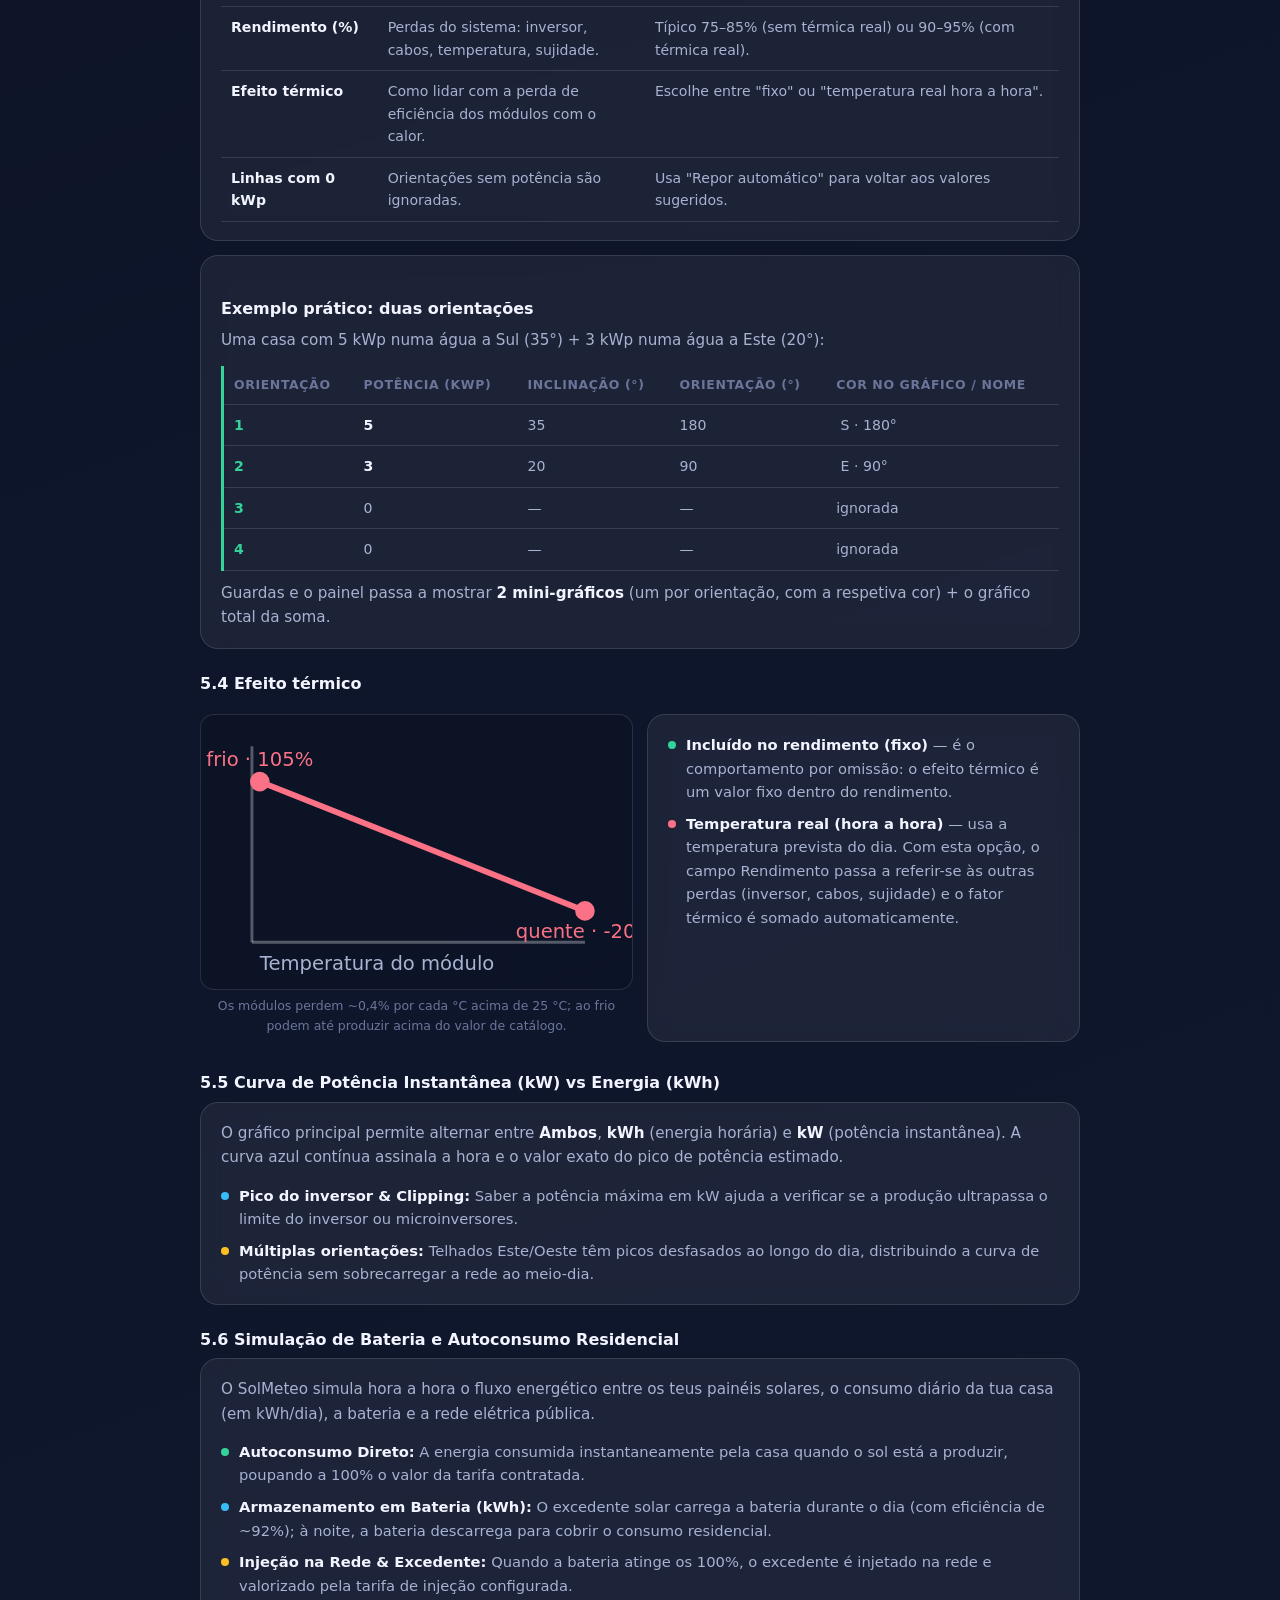
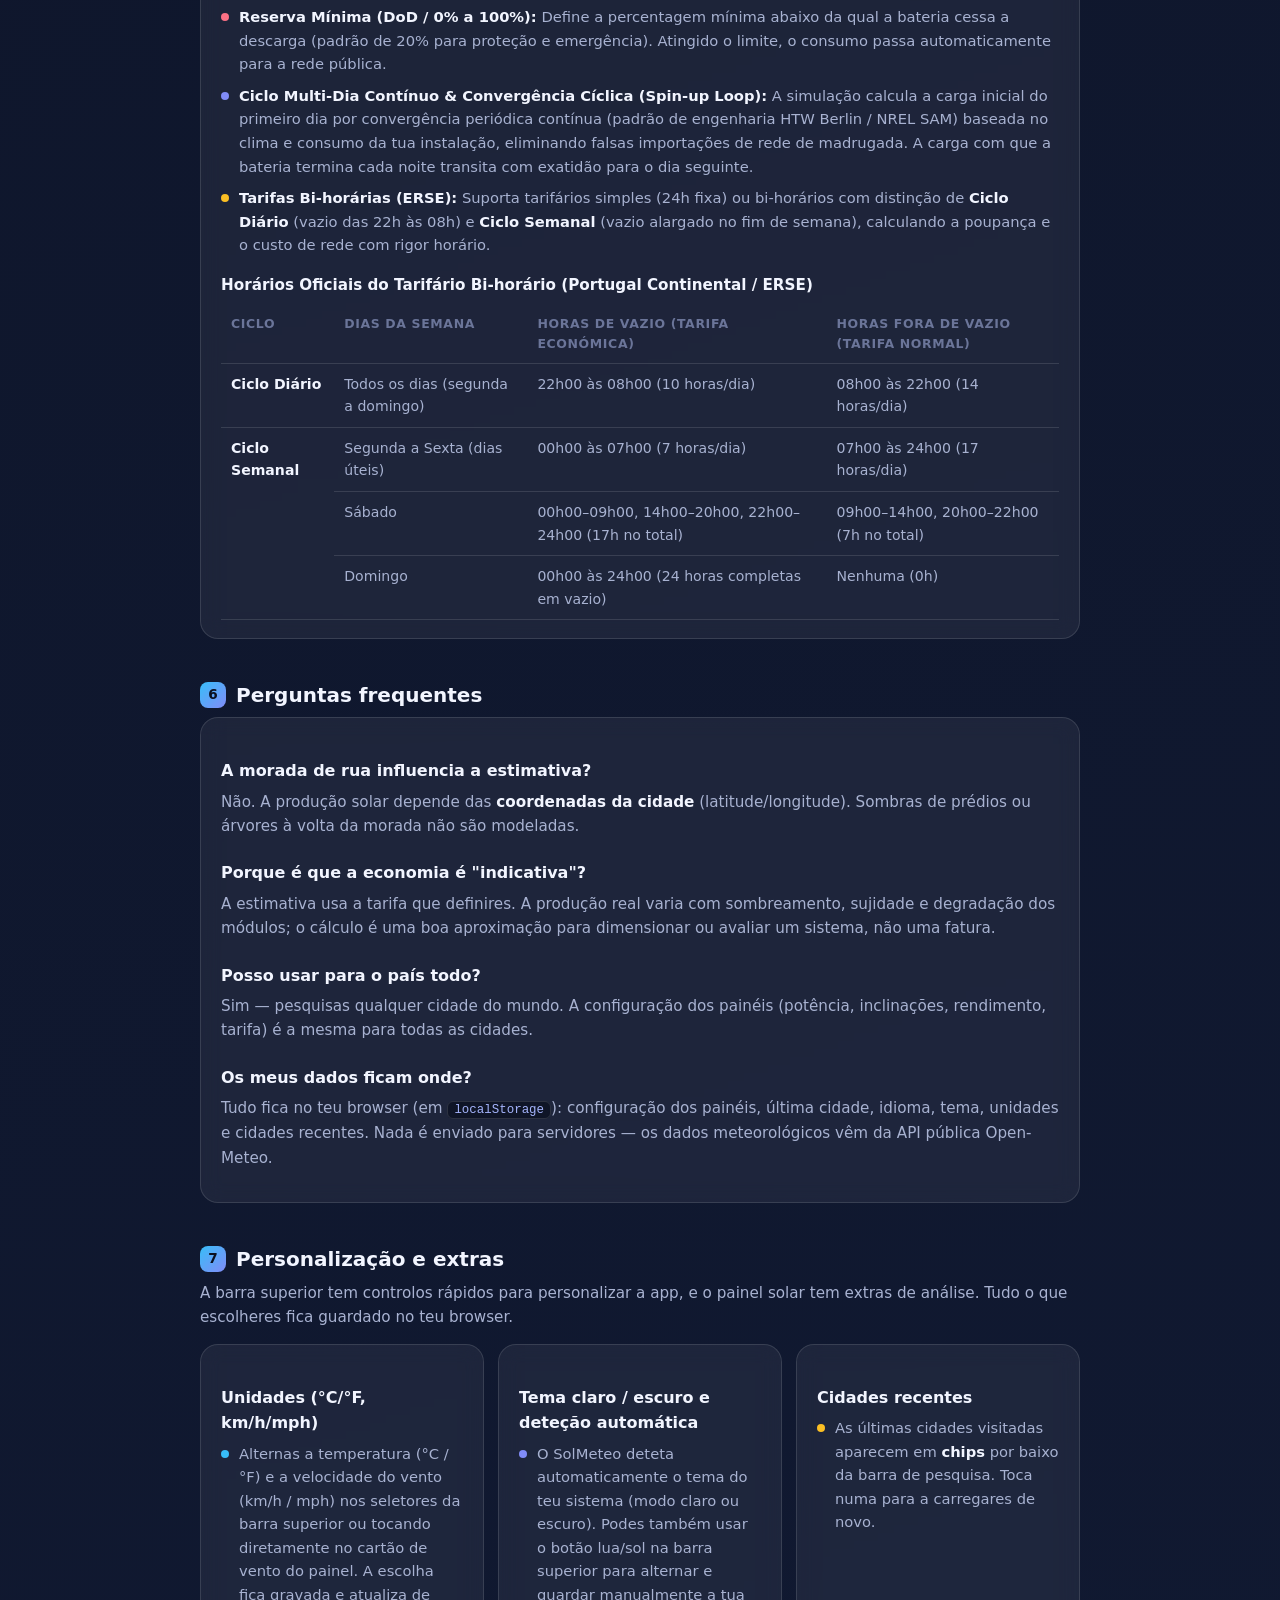
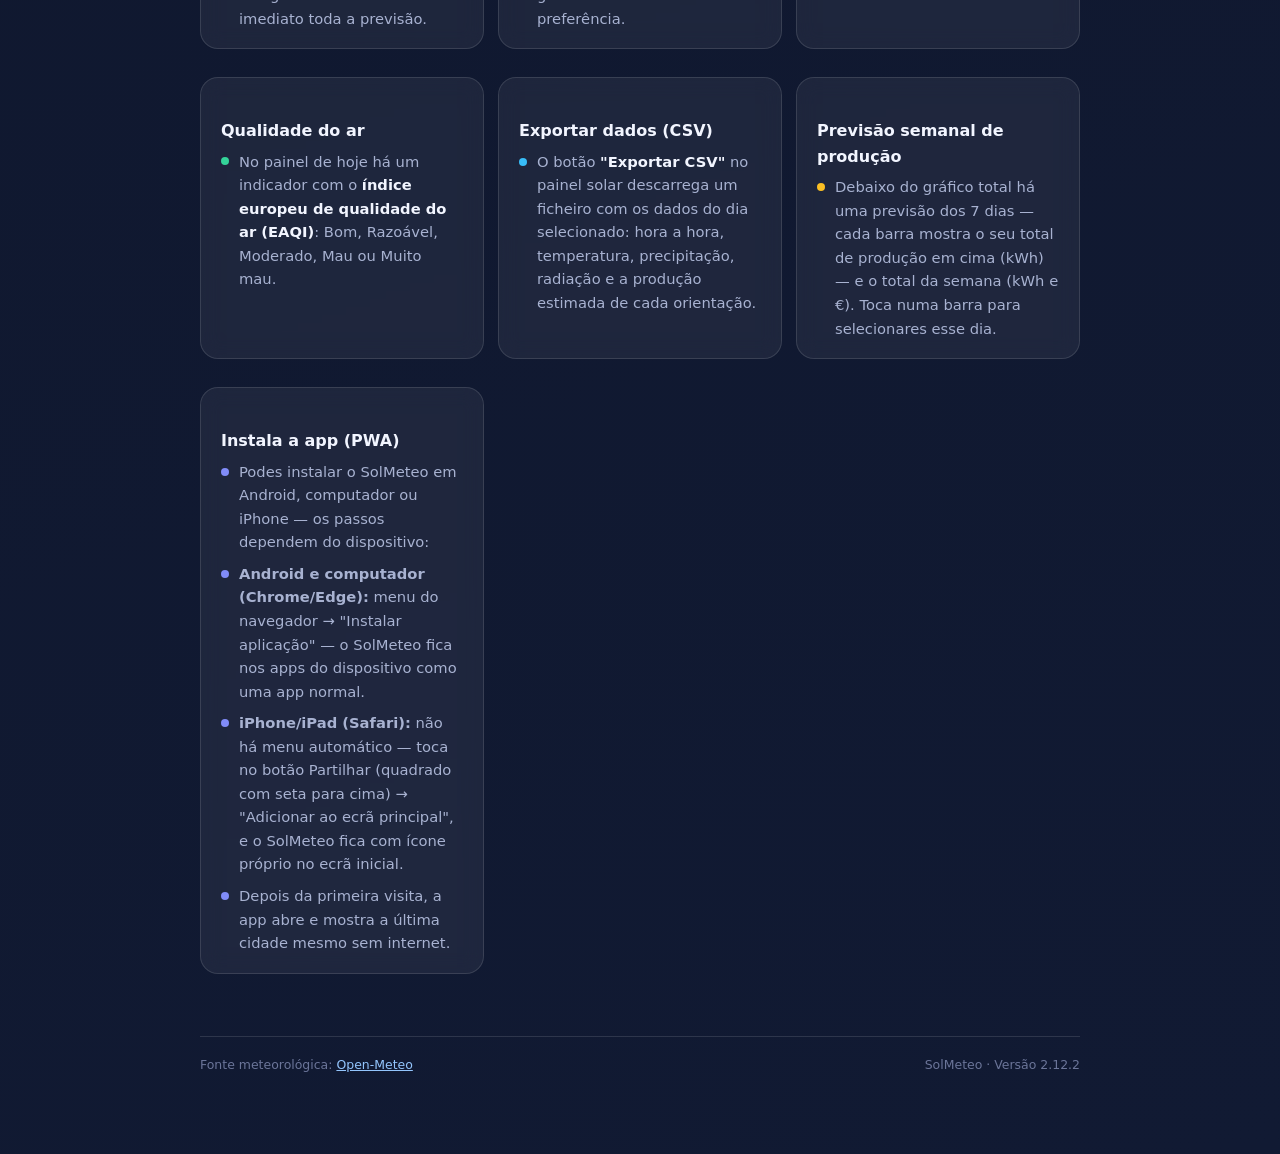
<file: manual.html>
<!DOCTYPE html>
<html lang="pt">
<head>
  <meta charset="UTF-8" />
  <meta name="viewport" content="width=device-width, initial-scale=1.0" />
  <title>SolMeteo · Manual de Utilização</title>
  <style>
    :root {
      --bg: #0b1020;
      --bg-2: #111a33;
      --panel: rgba(255, 255, 255, 0.06);
      --panel-strong: rgba(255, 255, 255, 0.09);
      --border: rgba(255, 255, 255, 0.12);
      --text: #f2f5ff;
      --text-dim: #a8b2d1;
      --text-faint: #6b7599;
      --accent: #38bdf8;
      --accent-2: #818cf8;
      --gold: #fbbf24;
      --emerald: #34d399;
      --rose: #fb7185;
      --radius: 20px;
      --font: system-ui, -apple-system, "Segoe UI", sans-serif;
    }
    * { margin: 0; padding: 0; box-sizing: border-box; }
    html { color-scheme: dark; scroll-behavior: smooth; }
    body {
      font-family: var(--font);
      background:
        radial-gradient(1200px 600px at 80% -10%, #16285c 0%, transparent 60%),
        radial-gradient(900px 500px at -10% 10%, #1b2a4a 0%, transparent 55%),
        linear-gradient(160deg, var(--bg) 0%, var(--bg-2) 100%);
      color: var(--text);
      min-height: 100vh;
      line-height: 1.6;
      -webkit-font-smoothing: antialiased;
    }
    main { max-width: 920px; margin: 0 auto; padding: 32px 20px 80px; }

    header.top {
      display: grid;
      grid-template-columns: minmax(0, 1fr) auto;
      align-items: center;
      gap: 12px 16px;
      margin-bottom: 26px;
    }
    .home-btn {
      display: inline-flex; align-items: center; gap: 8px;
      height: 42px; padding: 0 16px; border-radius: 999px;
      border: 1px solid var(--border); background: var(--panel-strong);
      color: var(--text); font-family: var(--font); font-size: 0.8rem; font-weight: 600;
      text-decoration: none; white-space: nowrap; justify-self: start;
      transition: border-color 0.2s, color 0.2s, transform 0.2s;
    }
    .home-btn svg { width: 16px; height: 16px; flex: none; }
    .home-btn:hover { border-color: rgba(56, 189, 248, 0.55); color: var(--accent); transform: translateY(-2px); }
    .brand { grid-column: 1 / -1; min-width: 0; display: flex; align-items: center; gap: 12px; }
    .brand__mark {
      width: 34px; height: 34px; flex: none; border-radius: 12px;
      background: linear-gradient(135deg, var(--accent), var(--accent-2));
      display: grid; place-items: center;
      font-size: 18px; font-weight: 800; color: #0b1020;
    }
    .brand div { min-width: 0; }
    .brand h1 { font-size: 1.1rem; font-weight: 700; }
    .brand p { font-size: 0.78rem; color: var(--text-dim); }
    .badges { justify-self: end; display: flex; gap: 8px; flex-wrap: wrap; justify-content: flex-end; align-items: center; min-width: 0; }
    .badge {
      font-size: 0.7rem; padding: 5px 10px; border-radius: 999px;
      border: 1px solid var(--border); background: var(--panel-strong);
      color: var(--text-dim); white-space: normal; text-align: center;
    }
    .badge--live { color: var(--emerald); border-color: rgba(52, 211, 153, 0.5); }
    .lang { flex: none; }

    .lang {
      display: inline-flex; align-items: center; gap: 3px;
      padding: 4px; border-radius: 999px;
      border: 1px solid var(--border); background: var(--panel-strong);
    }
    .lang__btn {
      border: 0; background: transparent; color: var(--text-dim);
      font-family: var(--font); font-size: 0.78rem; font-weight: 600; line-height: 1;
      padding: 8px 11px; border-radius: 999px; cursor: pointer;
      transition: background 0.2s, color 0.2s;
    }
    .lang__btn:hover { color: var(--text); }
    .lang__btn.active {
      background: linear-gradient(135deg, var(--accent), var(--accent-2));
      color: #0b1020; font-weight: 800;
    }

    h2 {
      font-size: 1.25rem; margin: 40px 0 6px;
      display: flex; align-items: center; gap: 10px;
    }
    h2 .num {
      width: 26px; height: 26px; flex: none; border-radius: 8px;
      background: linear-gradient(135deg, var(--accent), var(--accent-2));
      color: #0b1020; font-size: 0.85rem; font-weight: 800;
      display: grid; place-items: center;
    }
    h3 { font-size: 1rem; margin: 22px 0 6px; color: var(--text); }
    p.lede { color: var(--text-dim); margin-bottom: 14px; font-size: 0.95rem; }

    .card {
      background: var(--panel);
      border: 1px solid var(--border);
      border-radius: 18px;
      padding: 18px 20px;
      margin-bottom: 14px;
      backdrop-filter: blur(10px);
    }
    .card strong { color: var(--text); }

    ul.tips { list-style: none; display: grid; gap: 8px; }
    ul.tips li {
      display: flex; gap: 10px; align-items: flex-start;
      font-size: 0.92rem; color: var(--text-dim);
    }
    ul.tips li .dot {
      width: 8px; height: 8px; border-radius: 50%; flex: none; margin-top: 8px;
    }
    .dot--sky { background: var(--accent); }
    .dot--indigo { background: var(--accent-2); }
    .dot--emerald { background: var(--emerald); }
    .dot--gold { background: var(--gold); }
    .dot--rose { background: var(--rose); }

    .fig {
      width: 100%; height: auto; display: block;
      border: 1px solid var(--border); border-radius: 14px;
      background: rgba(11, 16, 32, 0.45);
      margin: 12px 0 6px;
    }
    figcaption { font-size: 0.78rem; color: var(--text-faint); text-align: center; margin-bottom: 12px; }

    .grid2 { display: grid; grid-template-columns: repeat(auto-fit, minmax(230px, 1fr)); gap: 14px; }
    .grid3 { display: grid; grid-template-columns: repeat(auto-fit, minmax(180px, 1fr)); gap: 12px; }

    .kv { background: var(--panel-strong); border: 1px solid var(--border); border-radius: 12px; padding: 12px 14px; }
    .kv h4 { font-size: 0.8rem; color: var(--text-faint); text-transform: uppercase; letter-spacing: 0.06em; margin-bottom: 4px; }
    .kv p { font-size: 0.9rem; color: var(--text); }
    .kv p small { color: var(--text-dim); }

    .card:has(table), .table-wrap {
      overflow-x: auto;
      -webkit-overflow-scrolling: touch;
    }
    table { width: 100%; min-width: 480px; border-collapse: collapse; font-size: 0.88rem; }
    th, td { text-align: left; padding: 9px 10px; border-bottom: 1px solid var(--border); vertical-align: top; }
    th { color: var(--text-faint); font-weight: 600; font-size: 0.78rem; text-transform: uppercase; letter-spacing: 0.05em; }
    td { color: var(--text-dim); }
    td strong { color: var(--text); }
    code {
      background: rgba(11, 16, 32, 0.7); border: 1px solid var(--border);
      padding: 1px 6px; border-radius: 6px; font-size: 0.82em; color: #a5b4fc;
    }

    .example { border-left: 3px solid var(--emerald); }
    .example td:first-child { color: var(--emerald); font-weight: 600; }

    footer.footer {
      margin-top: 48px; padding-top: 18px;
      border-top: 1px solid var(--border);
      display: flex; justify-content: space-between; gap: 12px; flex-wrap: wrap;
      font-size: 0.78rem; color: var(--text-faint);
    }
    a { color: #93c5fd; }

    @media (max-width: 760px) {
      header.top { gap: 10px; }
      .home-btn { padding: 0 12px; }
    }
    @media (max-width: 520px) {
      .home-btn__label { display: none; }
      .home-btn { padding: 0 14px; }
      .brand__mark { display: none; }
    }
  </style>
</head>
<body>
  <main>
    <header class="top">
      <a class="home-btn" href="index.html" aria-label="Voltar à página inicial" title="Voltar à página inicial" data-i18n-aria="m.home.aria" data-i18n-title="m.home.aria">
        <svg viewBox="0 0 24 24" fill="none" stroke="currentColor" stroke-width="2.4" stroke-linecap="round" stroke-linejoin="round" aria-hidden="true">
          <path d="M19 12H5"></path>
          <path d="M12 19l-7-7 7-7"></path>
        </svg>
        <span class="home-btn__label" data-i18n="m.home">Voltar à app</span>
      </a>
      <div class="brand">
        <span class="brand__mark">S</span>
        <div>
          <h1 data-i18n="m.title">SolMeteo — Manual de Utilização</h1>
          <p data-i18n="m.subtitle">Previsão meteorológica + produção solar estimada</p>
        </div>
      </div>
      <div class="badges">
        <span class="badge badge--live" data-i18n="m.badge.live">Atualizado com a versão corrente</span>
        <span class="badge" data-i18n="m.badge.offline">Funciona offline (100% local)</span>
        <span class="badge" data-i18n="m.badge.data">Dados: Open-Meteo</span>
        <span class="lang" role="group" aria-label="Idioma">
          <button type="button" class="lang__btn" data-lang="pt" aria-label="Português">PT</button>
          <button type="button" class="lang__btn" data-lang="en" aria-label="English">EN</button>
        </span>
      </div>
    </header>

    <p class="lede" data-i18n-html="m.lede">Este manual acompanha o desenvolvimento do <strong>SolMeteo</strong> e explica, em linguagem simples e com infografias, tudo o que a aplicação consegue fazer e como a usar. É atualizado à medida que novas funcionalidades são adicionadas.</p>

    <!-- ============================== INTRO ============================== -->
    <h2><span class="num">1</span><span data-i18n="m.s1">O que é o SolMeteo?</span></h2>
    <p class="lede" data-i18n="m.s1.lede">Uma aplicação web de tempo e energia solar que vive 100% no teu browser: não guarda dados em servidores, não precisa de conta e funciona sem internet depois de os dados carregarem.</p>
    <div class="grid3">
      <div class="kv"><h4 data-i18n="m.kv1.h">Hoje + hora a hora</h4><p data-i18n="m.kv1.p">Temperatura, vento, humidade, UV, nascer/pôr do sol e previsão das próximas 24 horas.</p></div>
      <div class="kv"><h4 data-i18n="m.kv2.h">Previsão a 7 dias</h4><p data-i18n="m.kv2.p">Escolhe um dia para veres os detalhes e os gráficos desse dia.</p></div>
      <div class="kv"><h4 data-i18n="m.kv3.h">Produção solar</h4><p data-i18n="m.kv3.p">Estimativa de kWh gerados por dia e economia em euros, configurável até 4 orientações de painéis.</p></div>
    </div>

    <!-- ============================== COMEÇAR ============================== -->
    <h2><span class="num">2</span><span data-i18n="m.s2">Começar a usar</span></h2>
    <p class="lede" data-i18n="m.s2.lede">Há duas formas de escolher o local:</p>
    <div class="grid2">
      <div class="card">
        <h3 data-i18n="m.s2a.h">Pesquisar cidade</h3>
        <ul class="tips">
          <li><span class="dot dot--sky"></span><span data-i18n="m.s2a.l1">Escreve o nome da cidade na barra de pesquisa. As sugestões aparecem automaticamente.</span></li>
          <li><span class="dot dot--sky"></span><span data-i18n="m.s2a.l2">Escolhe a cidade e os dados carregam. A última cidade fica guardada para a próxima visita.</span></li>
        </ul>
      </div>
      <div class="card">
        <h3 data-i18n="m.s2b.h">Geolocalização automática</h3>
        <ul class="tips">
          <li><span class="dot dot--indigo"></span><span data-i18n="m.s2b.l1">Toca no botão de localização para usar a tua posição atual.</span></li>
          <li><span class="dot dot--indigo"></span><span data-i18n="m.s2b.l2">Se a permissão for negada, a aplicação usa uma estimativa pela ligação à internet (fallback por IP).</span></li>
        </ul>
      </div>
    </div>
    <figure>
      <svg class="fig" viewBox="0 0 260 110" role="img" aria-label="Barra de pesquisa com sugestões" data-i18n-aria="m.fig.search.aria">
        <rect x="10" y="30" width="240" height="40" rx="12" fill="rgba(255,255,255,0.08)" stroke="rgba(255,255,255,0.2)"/>
        <circle cx="34" cy="50" r="11" fill="none" stroke="#a8b2d1" stroke-width="2.5"/>
        <line x1="42" y1="58" x2="50" y2="66" stroke="#a8b2d1" stroke-width="3" stroke-linecap="round"/>
        <rect x="52" y="42" width="120" height="14" rx="7" fill="rgba(168,178,209,0.5)"/>
        <text x="62" y="54" font-size="11" fill="#f2f5ff">Lisboa…</text>
        <rect x="16" y="78" width="100" height="22" rx="8" fill="rgba(56,189,248,0.18)" stroke="rgba(56,189,248,0.5)"/>
        <circle cx="28" cy="89" r="4" fill="#38bdf8"/>
        <text x="38" y="93" font-size="11" fill="#f2f5ff">Lisboa, PT</text>
      </svg>
      <figcaption data-i18n="m.fig.search.cap">Pesquisa com sugestões instantâneas de cidades.</figcaption>
    </figure>

    <!-- ============================== PAINÉIS ============================== -->
    <h2><span class="num">3</span><span data-i18n="m.s3">Ler o painel de hoje</span></h2>
    <p class="lede" data-i18n="m.s3.lede">O painel principal mostra o estado atual e o resumo do dia: temperatura (real e sensação), mínima/máxima, humidade, vento, índice UV e horas de nascer/pôr do sol. Debaixo dele, a listagem horária mostra as próximas 24 horas — passa o rato (ou toca) numa hora para veres o detalhe.</p>

    <h2><span class="num">4</span><span data-i18n="m.s4">Gráficos e previsão a 7 dias</span></h2>
    <ul class="tips">
      <li><span class="dot dot--gold"></span><span data-i18n-html="m.s4.l1"><strong>Temperatura</strong> — curva com mínimos e máximos ao longo do dia.</span></li>
      <li><span class="dot dot--gold"></span><span data-i18n-html="m.s4.l2"><strong>Radiação solar</strong> — irradiância (W/m²) hora a hora, útil para dimensionares o autoconsumo.</span></li>
      <li><span class="dot dot--gold"></span><span data-i18n-html="m.s4.l3"><strong>Precipitação</strong> — chuva esperada em mm por hora.</span></li>
      <li><span class="dot dot--emerald"></span><span data-i18n-html="m.s4.l4"><strong>Produção solar estimada</strong> — ver secção seguinte.</span></li>
      <li><span class="dot dot--sky"></span><span data-i18n-html="m.s4.l5">Na <strong>previsão a 7 dias</strong>, clica num dia para mudares o "dia selecionado": o painel de hoje e todos os gráficos passam a mostrar esse dia.</span></li>
      <li><span class="dot dot--sky"></span><span data-i18n-html="m.s4.l6">Nas setas <strong>‹ anterior / seguinte ›</strong> junto ao título "Previsão horária" mudas de dia sem desceres até à previsão a 7 dias.</span></li>
    </ul>

    <h3><span>4.1 </span><span data-i18n="m.s4.1">Escala do Índice UV</span></h3>
    <p class="lede" data-i18n-html="m.s4.1.lede">O SolMeteo apresenta a <strong>Escala do Índice UV</strong> dividida nos cinco escalões padrão da Organização Meteorológica Mundial: Baixo (0–2), Moderado (3–5), Elevado (6–7), Muito Alto (8–10) e Extremo (11+). O medidor visual posiciona o ponteiro no valor máximo previsto para o dia e identifica a hora de pico e as horas de maior intensidade solar.</p>

    <h3><span>4.2 </span><span data-i18n="m.s4.2">Alertas Meteorológicos Severos</span></h3>
    <p class="lede" data-i18n-html="m.s4.2.lede">O sistema analisa continuamente os dados meteorológicos e alerta para condições adversas: <strong>rajadas de vento fortes</strong> (&ge; 50 ou 70 km/h), <strong>chuva intensa/acumulada</strong> (&ge; 15 ou 30 mm), <strong>trovoadas e granizo</strong> (WMO 95, 96, 99), <strong>temperaturas extremas</strong> (&ge; 33/38 °C ou &le; 0/-4 °C) e ar degradado. Um chip de alerta no topo do ecrã permite aceder imediatamente aos detalhes de cada aviso ativo.</p>

    <!-- ============================== PV ============================== -->
    <h2><span class="num">5</span><span data-i18n="m.s5">Produção solar estimada</span></h2>
    <p class="lede" data-i18n-html="m.s5.lede">O SolMeteo estima quantos kWh os teus painéis produzem num dia, usando a <strong>posição do sol</strong> (hora e coordenadas da cidade) e as <strong>condições de céu</strong> (radiação solar, difusa e direta) da previsão meteorológica.</p>

    <figure>
      <svg class="fig" viewBox="0 0 420 120" role="img" aria-label="Fluxo: sol, irradiância, painel, energia, euros" data-i18n-aria="m.fig.flow.aria">
        <g>
          <circle cx="50" cy="60" r="22" fill="rgba(251,191,36,0.9)"/>
          <g stroke="#fbbf24" stroke-width="3" stroke-linecap="round">
            <line x1="50" y1="14" x2="50" y2="26"/><line x1="50" y1="94" x2="50" y2="106"/>
            <line x1="14" y1="60" x2="26" y2="60"/><line x1="74" y1="60" x2="86" y2="60"/>
            <line x1="24" y1="34" x2="33" y2="43"/><line x1="67" y1="77" x2="76" y2="86"/>
            <line x1="24" y1="86" x2="33" y2="77"/><line x1="67" y1="43" x2="76" y2="34"/>
          </g>
        </g>
        <path d="M78 60 L150 60" stroke="#a8b2d1" stroke-dasharray="4 4" stroke-width="2"/>
        <g>
          <line x1="170" y1="96" x2="150" y2="80" stroke="#38bdf8" stroke-width="4" stroke-linecap="round"/>
          <polygon points="170,96 170,58 222,80" fill="#38bdf8"/>
          <line x1="170" y1="58" x2="224" y2="58" stroke="#38bdf8" stroke-width="3"/>
          <line x1="224" y1="58" x2="224" y2="96" stroke="#38bdf8" stroke-width="3"/>
          <line x1="224" y1="96" x2="150" y2="80" stroke="rgba(56,189,248,0.35)" stroke-width="3"/>
        </g>
        <path d="M228 60 L300 60" stroke="#a8b2d1" stroke-dasharray="4 4" stroke-width="2"/>
        <g>
          <rect x="306" y="38" width="46" height="34" rx="8" fill="rgba(129,140,248,0.25)" stroke="#818cf8" stroke-width="2"/>
          <polyline points="312,62 322,48 328,58 336,44 344,54" fill="none" stroke="#818cf8" stroke-width="2.5"/>
        </g>
        <path d="M358 60 L390 60" stroke="#a8b2d1" stroke-dasharray="4 4" stroke-width="2"/>
        <g>
          <circle cx="396" cy="60" r="16" fill="rgba(251,191,36,0.35)" stroke="#fbbf24" stroke-width="2"/>
          <text x="392" y="65" font-size="16" fill="#fbbf24">€</text>
        </g>
        <text x="52" y="118" font-size="10" text-anchor="middle" fill="#a8b2d1" data-i18n="m.fig.flow.sun">Sol</text>
        <text x="186" y="118" font-size="10" text-anchor="middle" fill="#a8b2d1" data-i18n="m.fig.flow.panel">Painel (irradiância POA)</text>
        <text x="328" y="118" font-size="10" text-anchor="middle" fill="#a8b2d1">kWh</text>
        <text x="396" y="86" font-size="10" text-anchor="middle" fill="#a8b2d1">€</text>
      </svg>
      <figcaption data-i18n="m.fig.flow.cap">Do sol à carteira: irradiância no plano dos painéis → energia (kWh) → economia estimada (€).</figcaption>
    </figure>

    <div class="card">
      <strong data-i18n="m.s5.card">O que aparece no painel:</strong>
      <ul class="tips">
        <li><span class="dot dot--emerald"></span><span data-i18n-html="m.s5.l1">Um <strong>mini-gráfico por orientação</strong> com a produção hora a hora (cor e ponto cardinal correspondentes).</span></li>
        <li><span class="dot dot--gold"></span><span data-i18n-html="m.s5.l2">Um gráfico <strong>total</strong> (soma de todas as orientações) com o kWh do dia.</span></li>
        <li><span class="dot dot--gold"></span><span data-i18n-html="m.s5.l3">A linha final mostra a <strong>economia estimada em euros</strong>, com base na tarifa que definires (valor indicativo).</span></li>
      </ul>
    </div>

    <h3><span>5.1 </span><span data-i18n="m.s5.1">As orientações dos painéis</span></h3>
    <p class="lede" data-i18n-html="m.s5.1.lede">Muitas casas têm painéis em mais do que uma face do telhado. O SolMeteo permite configurar <strong>até 4 orientações</strong>, cada uma com a sua potência, inclinação e direção. Linhas com <strong>0 kWp são ignoradas</strong>.</p>
    <figure>
      <svg class="fig" viewBox="0 0 300 170" role="img" aria-label="Casa com telhado em duas águas com painéis em duas orientações" data-i18n-aria="m.fig.roof.aria">
        <rect x="45" y="120" width="210" height="44" rx="6" fill="rgba(255,255,255,0.08)" stroke="rgba(255,255,255,0.2)"/>
        <polygon points="60,120 130,70 200,120" fill="rgba(56,189,248,0.18)" stroke="#38bdf8" stroke-width="2"/>
        <polygon points="200,120 250,92 250,120" fill="rgba(52,211,153,0.18)" stroke="#34d399" stroke-width="2"/>
        <rect x="90" y="132" width="42" height="32" rx="3" fill="rgba(56,189,248,0.5)"/>
        <rect x="146" y="132" width="48" height="32" rx="3" fill="rgba(52,211,153,0.45)"/>
        <text x="130" y="50" font-size="12" fill="#38bdf8" text-anchor="middle" data-i18n="m.fig.roof.s">Face S · 180°</text>
        <text x="232" y="96" font-size="12" fill="#34d399" text-anchor="middle" data-i18n="m.fig.roof.o">Face O · 270°</text>
        <circle cx="130" cy="96" r="7" fill="#38bdf8"/>
        <circle cx="232" cy="112" r="7" fill="#34d399"/>
      </svg>
      <figcaption data-i18n="m.fig.roof.cap">Exemplo: uma água virada a Sul (180°) e outra a Oeste (270°) — cada face é uma orientação com a sua cor.</figcaption>
    </figure>

    <h3><span>5.2 </span><span data-i18n="m.s5.2">Significado de direção e inclinação</span></h3>
    <p class="lede" data-i18n-html="m.s5.2.compass">O formulário de configuração inclui uma <strong>Rosa dos Ventos Interativa</strong>: podes selecionar qualquer uma das 4 strings / orientações e arrastar o mostrador para apontar diretamente na direção do teu telhado, ou clicar nos atalhos dos pontos cardeais (N, NE, E, SE, S, SO, O, NO). A bússola mostra todas as orientações ativas simultaneamente com as cores correspondentes, destacando o azimute ótimo a Sul (180°).</p>
    <div class="grid2">
      <figure>
        <svg class="fig" viewBox="0 0 220 150" role="img" aria-label="Rosa dos ventos com orientação em graus" data-i18n-aria="m.fig.compass.aria">
          <circle cx="110" cy="70" r="46" fill="none" stroke="rgba(255,255,255,0.25)" stroke-width="1.5"/>
          <circle cx="110" cy="70" r="30" fill="none" stroke="rgba(255,255,255,0.12)"/>
          <text x="110" y="16" font-size="13" text-anchor="middle" fill="#f2f5ff">N · 0°</text>
          <text x="110" y="138" font-size="13" text-anchor="middle" fill="#38bdf8">S · 180°</text>
          <text x="166" y="74" font-size="13" text-anchor="middle" fill="#f2f5ff">E · 90°</text>
          <text x="54" y="74" font-size="13" text-anchor="middle" fill="#f2f5ff" data-i18n="m.fig.compass.o">O · 270°</text>
          <line x1="110" y1="70" x2="110" y2="116" stroke="#38bdf8" stroke-width="3" stroke-linecap="round"/>
          <polygon points="104,116 116,116 110,124" fill="#38bdf8"/>
          <circle cx="110" cy="70" r="5" fill="#f2f5ff"/>
          <text x="104" y="104" font-size="10" fill="#38bdf8">35°</text>
        </svg>
        <figcaption data-i18n="m.fig.compass.cap">Orientação em graus, do painel para onde aponta (Norte = 0°). O exemplo mostra painéis virados a Sul.</figcaption>
      </figure>
      <figure>
        <svg class="fig" viewBox="0 0 220 150" role="img" aria-label="Inclinação dos painéis em ângulo com o solo" data-i18n-aria="m.fig.tilt.aria">
          <line x1="20" y1="120" x2="210" y2="120" stroke="rgba(255,255,255,0.3)" stroke-width="2"/>
          <polygon points="110,120 110,84 188,120" fill="rgba(129,140,248,0.2)" stroke="#818cf8" stroke-width="2.5"/>
          <line x1="110" y1="120" x2="148" y2="120" stroke="#a8b2d1" stroke-dasharray="4 4"/>
          <path d="M 122 120 A 12 12 0 0 0 134 108" fill="none" stroke="#fbbf24" stroke-width="2"/>
          <text x="122" y="106" font-size="11" fill="#fbbf24">35°</text>
          <g transform="translate(24,26)">
            <circle r="14" fill="rgba(251,191,36,0.9)"/><g stroke="#fbbf24" stroke-width="2.5" stroke-linecap="round">
              <line x1="0" y1="-22" x2="0" y2="-30"/><line x1="0" y1="22" x2="0" y2="30"/>
              <line x1="-22" y1="0" x2="-30" y2="0"/><line x1="22" y1="0" x2="30" y2="0"/>
            </g>
          </g>
        </svg>
        <figcaption data-i18n="m.fig.tilt.cap">Inclinação em graus relativos ao chão: 0° = horizontal, 90° = vertical, ~35° é típico de Portugal.</figcaption>
      </figure>
    </div>

    <h3><span>5.3 </span><span data-i18n="m.s5.3">Campos do formulário "Configurar sistema"</span></h3>
    <div class="card">
      <table>
        <thead>
          <tr><th data-i18n="m.f.th.campo">Campo</th><th data-i18n="m.f.th.oque">O que é</th><th data-i18n="m.f.th.dica">Dica</th></tr>
        </thead>
        <tbody>
          <tr>
            <td><strong data-i18n="m.f.kwp">Potência (kWp)</strong></td>
            <td data-i18n="m.f.kwp.p">Potência de pico desse grupo de painéis (STC).</td>
            <td data-i18n-html="m.f.kwp.t">Aceita 2 casas decimais — ex.: 10 módulos de 500 W = <code>5</code> ou microinversor de <code>0.3</code>&nbsp;kWp.</td>
          </tr>
          <tr>
            <td><strong data-i18n="m.f.tilt">Inclinação (°)</strong></td>
            <td data-i18n="m.f.tilt.p">Ângulo dos painéis em relação ao solo.</td>
            <td data-i18n="m.f.tilt.t">Sugestão ≈ latitude (39° em Lisboa).</td>
          </tr>
          <tr>
            <td><strong data-i18n="m.f.az">Orientação (°)</strong></td>
            <td data-i18n="m.f.az.p">Direção dos painéis (0° N · 90° E · 180° S · 270° O).</td>
            <td data-i18n-html="m.f.az.t">Sul no hemisfério norte. Podes digitar os graus ou usar a Rosa dos Ventos interativa logo abaixo.</td>
          </tr>
          <tr>
            <td><strong data-i18n="m.f.tarifftype">Tipo de tarifa</strong></td>
            <td data-i18n="m.f.tarifftype.p">Escolha entre Tarifa Simples (fixa 24h) ou Bi-horária (preço diferenciado dia/noite).</td>
            <td data-i18n="m.f.tarifftype.t">Permite simular com exatidão a fatura segundo as regras da ERSE.</td>
          </tr>
          <tr>
            <td><strong data-i18n="m.f.tariffcycle">Ciclo bi-horário</strong></td>
            <td data-i18n="m.f.tariffcycle.p">Ciclo de contagem da tarifa bi-horária: Diário ou Semanal.</td>
            <td data-i18n-html="m.f.tariffcycle.t"><strong>Diário:</strong> vazio 22h–08h todos os dias. <strong>Semanal:</strong> vazio alargado no fim de semana.</td>
          </tr>
          <tr>
            <td><strong data-i18n="m.f.tariff">Tarifa Simples (€/kWh)</strong></td>
            <td data-i18n="m.f.tariff.p">Preço da energia para calcular a economia em tarifa simples (24h fixa).</td>
            <td data-i18n-html="m.f.tariff.t">Aceita pelo menos 3 casas decimais, ex.: <code>0.182</code>.</td>
          </tr>
          <tr>
            <td><strong data-i18n="m.f.tariffpeak">Tarifa Dia / Fora Vazio (€/kWh)</strong></td>
            <td data-i18n="m.f.tariffpeak.p">Preço da eletricidade nas horas diurnas (fora de vazio) no tarifário bi-horário.</td>
            <td data-i18n-html="m.f.tariffpeak.t">Valor comum: <code>0.180</code> a <code>0.250</code>&nbsp;€/kWh.</td>
          </tr>
          <tr>
            <td><strong data-i18n="m.f.tariffoffpeak">Tarifa Noite / Vazio (€/kWh)</strong></td>
            <td data-i18n="m.f.tariffoffpeak.p">Preço da eletricidade nas horas de vazio noturno e fins de semana.</td>
            <td data-i18n-html="m.f.tariffoffpeak.t">Valor comum: <code>0.100</code> a <code>0.130</code>&nbsp;€/kWh.</td>
          </tr>
          <tr>
            <td><strong data-i18n="m.f.exportprice">Tarifa de Injeção (€/kWh)</strong></td>
            <td data-i18n="m.f.exportprice.p">Remuneração paga pelo excedente solar injetado na rede pública.</td>
            <td data-i18n-html="m.f.exportprice.t">Média de mercado: <code>0.040</code> a <code>0.070</code>&nbsp;€/kWh.</td>
          </tr>
          <tr>
            <td><strong data-i18n="m.f.battery">Bateria (kWh)</strong></td>
            <td data-i18n="m.f.battery.p">Capacidade útil de armazenamento residencial em kWh.</td>
            <td data-i18n="m.f.battery.t">Coloca 0 se não tiveres bateria física instalada.</td>
          </tr>
          <tr>
            <td><strong data-i18n="m.f.minsoc">Reserva mínima (%)</strong></td>
            <td data-i18n="m.f.minsoc.p">Percentagem mínima de carga abaixo da qual a bateria não descarrega.</td>
            <td data-i18n="m.f.minsoc.t">Padrão 20% para proteção das células e emergência.</td>
          </tr>
          <tr>
            <td><strong data-i18n="m.f.dailykwh">Consumo diário (kWh/dia)</strong></td>
            <td data-i18n="m.f.dailykwh.p">Consumo elétrico diário total da habitação.</td>
            <td data-i18n="m.f.dailykwh.t">Divide o total da tua fatura mensal por 30 (ex.: 300 kWh/mês = 10 kWh/dia).</td>
          </tr>
          <tr>
            <td><strong data-i18n="m.f.eff">Rendimento (%)</strong></td>
            <td data-i18n="m.f.eff.p">Perdas do sistema: inversor, cabos, temperatura, sujidade.</td>
            <td data-i18n="m.f.eff.t">Típico 75–85% (sem térmica real) ou 90–95% (com térmica real).</td>
          </tr>
          <tr>
            <td><strong data-i18n="m.f.thermal">Efeito térmico</strong></td>
            <td data-i18n="m.f.thermal.p">Como lidar com a perda de eficiência dos módulos com o calor.</td>
            <td data-i18n="m.f.thermal.t">Escolhe entre "fixo" ou "temperatura real hora a hora".</td>
          </tr>
          <tr>
            <td><strong data-i18n="m.f.zero">Linhas com 0 kWp</strong></td>
            <td data-i18n="m.f.zero.p">Orientações sem potência são ignoradas.</td>
            <td data-i18n="m.f.zero.t">Usa "Repor automático" para voltar aos valores sugeridos.</td>
          </tr>
        </tbody>
      </table>
    </div>

    <div class="card">
      <h3 data-i18n="m.ex.h">Exemplo prático: duas orientações</h3>
      <p class="lede" data-i18n="m.ex.lede">Uma casa com 5 kWp numa água a Sul (35°) + 3 kWp numa água a Este (20°):</p>
      <table class="example">
        <thead><tr>
          <th data-i18n="m.ex.th.az">Orientação</th>
          <th data-i18n="m.ex.th.kwp">Potência (kWp)</th>
          <th data-i18n="m.ex.th.tilt">Inclinação (°)</th>
          <th data-i18n="m.ex.th.az2">Orientação (°)</th>
          <th data-i18n="m.ex.th.color">Cor no gráfico / nome</th>
        </tr></thead>
        <tbody>
          <tr><td>1</td><td><strong>5</strong></td><td>35</td><td>180</td><td><span class="dot dot--sky" style="display:inline-block"></span> S · 180°</td></tr>
          <tr><td>2</td><td><strong>3</strong></td><td>20</td><td>90</td><td><span class="dot dot--indigo" style="display:inline-block"></span> E · 90°</td></tr>
          <tr><td>3</td><td>0</td><td>—</td><td>—</td><td data-i18n="m.ex.ignored">ignorada</td></tr>
          <tr><td>4</td><td>0</td><td>—</td><td>—</td><td data-i18n="m.ex.ignored">ignorada</td></tr>
        </tbody>
      </table>
      <p class="lede" style="margin-top:10px;margin-bottom:0" data-i18n-html="m.ex.outro">Guardas e o painel passa a mostrar <strong>2 mini-gráficos</strong> (um por orientação, com a respetiva cor) + o gráfico total da soma.</p>
    </div>

    <h3><span>5.4 </span><span data-i18n="m.s5.4">Efeito térmico</span></h3>
    <div class="grid2">
      <figure>
        <svg class="fig" viewBox="0 0 220 140" role="img" aria-label="Curva de derating térmico" data-i18n-aria="m.fig.derate.aria">
          <line x1="26" y1="116" x2="196" y2="116" stroke="rgba(255,255,255,0.3)" stroke-width="1.5"/>
          <line x1="26" y1="116" x2="26" y2="16" stroke="rgba(255,255,255,0.3)" stroke-width="1.5"/>
          <path d="M 30 34 L 196 100" stroke="#fb7185" stroke-width="3"/>
          <circle cx="30" cy="34" r="5" fill="#fb7185"/>
          <circle cx="196" cy="100" r="5" fill="#fb7185"/>
          <text x="30" y="26" font-size="10" fill="#fb7185" text-anchor="middle" data-i18n="m.fig.derate.cold">frio · 105%</text>
          <text x="196" y="114" font-size="10" fill="#fb7185" text-anchor="middle" data-i18n="m.fig.derate.hot">quente · -20%</text>
          <text x="30" y="130" font-size="10" fill="#a8b2d1" data-i18n="m.fig.derate.xt">Temperatura do módulo</text>
          <text x="236" y="70" font-size="10" fill="#a8b2d1" transform="rotate(90 236 70)" data-i18n="m.fig.derate.y">Eficiência</text>
        </svg>
        <figcaption data-i18n="m.fig.derate.cap">Os módulos perdem ~0,4% por cada °C acima de 25 °C; ao frio podem até produzir acima do valor de catálogo.</figcaption>
      </figure>
      <div class="card" style="margin:12px 0 6px">
        <ul class="tips">
          <li><span class="dot dot--emerald"></span><span data-i18n-html="m.s5.4.l1"><strong>Incluído no rendimento (fixo)</strong> — é o comportamento por omissão: o efeito térmico é um valor fixo dentro do rendimento.</span></li>
          <li><span class="dot dot--rose"></span><span data-i18n-html="m.s5.4.l2"><strong>Temperatura real (hora a hora)</strong> — usa a temperatura prevista do dia. Com esta opção, o campo Rendimento passa a referir-se às outras perdas (inversor, cabos, sujidade) e o fator térmico é somado automaticamente.</span></li>
        </ul>
      </div>
    </div>

    <h3><span>5.5 </span><span data-i18n="m.s5.5">Curva de Potência Instantânea (kW) vs Energia (kWh)</span></h3>
    <div class="card">
      <p class="lede" data-i18n-html="m.s5.5.p1">O gráfico principal permite alternar entre <strong>Ambos</strong>, <strong>kWh</strong> (energia horária) e <strong>kW</strong> (potência instantânea). A curva azul contínua assinala a hora e o valor exato do pico de potência estimado.</p>
      <ul class="tips">
        <li><span class="dot dot--sky"></span><span data-i18n-html="m.s5.5.p2"><strong>Pico do inversor &amp; Clipping:</strong> Saber a potência máxima em kW ajuda a verificar se a produção ultrapassa o limite do inversor ou microinversores.</span></li>
        <li><span class="dot dot--gold"></span><span data-i18n-html="m.s5.5.p3"><strong>Múltiplas orientações:</strong> Telhados Este/Oeste têm picos desfasados ao longo do dia, distribuindo a curva de potência sem sobrecarregar a rede ao meio-dia.</span></li>
      </ul>
    </div>

    <h3><span>5.6 </span><span data-i18n="m.s5.6">Simulação de Bateria e Autoconsumo Residencial</span></h3>
    <div class="card">
      <p class="lede" data-i18n-html="m.s5.6.p1">O SolMeteo simula hora a hora o fluxo energético entre os teus painéis solares, a tua casa, a bateria e a rede elétrica pública.</p>
      <ul class="tips">
        <li><span class="dot dot--emerald"></span><span data-i18n-html="m.s5.6.p2"><strong>Autoconsumo Direto:</strong> A energia consumida instantaneamente pela casa quando o sol está a produzir, poupando a 100% o valor da tarifa contratada.</span></li>
        <li><span class="dot dot--sky"></span><span data-i18n-html="m.s5.6.p3"><strong>Armazenamento em Bateria (kWh):</strong> O excedente solar carrega a bateria durante o dia (com eficiência de ~92%); à noite, a bateria descarrega para cobrir o consumo residencial.</span></li>
        <li><span class="dot dot--gold"></span><span data-i18n-html="m.s5.6.p4"><strong>Injeção na Rede &amp; Excedente:</strong> Quando a bateria atinge os 100%, o excedente é injetado na rede e valorizado pela tarifa de injeção configurada.</span></li>
        <li><span class="dot dot--rose"></span><span data-i18n-html="m.s5.6.p5"><strong>Reserva M&iacute;nima (DoD / 0% a 100%):</strong> Define a percentagem m&iacute;nima abaixo da qual a bateria cessa a descarga (padr&atilde;o de 20% para prote&ccedil;&atilde;o e emerg&ecirc;ncia). Atingido o limite, o consumo passa automaticamente para a rede p&uacute;blica.</span></li>
        <li><span class="dot dot--indigo"></span><span data-i18n-html="m.s5.6.p6"><strong>Ciclo Multi-Dia Cont&iacute;nuo &amp; Converg&ecirc;ncia C&iacute;clica (Spin-up Loop):</strong> A simula&ccedil;&atilde;o calcula a carga inicial do primeiro dia por converg&ecirc;ncia peri&oacute;dica cont&iacute;nua (padr&atilde;o de engenharia HTW Berlin / NREL SAM) baseada no clima e consumo da tua instala&ccedil;&atilde;o, eliminando falsas importa&ccedil;&otilde;es de rede de madrugada. A carga com que a bateria termina cada noite transita com exatid&atilde;o para o dia seguinte.</span></li>
        <li><span class="dot dot--gold"></span><span data-i18n-html="m.s5.6.p7"><strong>Tarifas Bi-hor&aacute;rias (ERSE):</strong> Suporta tarif&aacute;rios simples (24h fixa) ou bi-hor&aacute;rios com distin&ccedil;&atilde;o de <strong>Ciclo Di&aacute;rio</strong> (vazio das 22h &agrave;s 08h) e <strong>Ciclo Semanal</strong> (vazio alargado no fim de semana), calculando a poupan&ccedil;a e o custo de rede com rigor hor&aacute;rio.</span></li>
      </ul>

      <h4 style="margin-top:16px;margin-bottom:8px;font-size:0.95rem;color:var(--text)" data-i18n="m.s5.6.cycles.title">Horários Oficiais do Tarifário Bi-horário (Portugal Continental / ERSE)</h4>
      <table>
        <thead>
          <tr>
            <th data-i18n="m.s5.6.th.ciclo">Ciclo</th>
            <th data-i18n="m.s5.6.th.dias">Dias da semana</th>
            <th data-i18n="m.s5.6.th.vazio">Horas de Vazio (Tarifa Económica)</th>
            <th data-i18n="m.s5.6.th.foravazio">Horas Fora de Vazio (Tarifa Normal)</th>
          </tr>
        </thead>
        <tbody>
          <tr>
            <td><strong data-i18n="m.s5.6.c_daily">Ciclo Diário</strong></td>
            <td data-i18n="m.s5.6.c_daily_days">Todos os dias (segunda a domingo)</td>
            <td data-i18n="m.s5.6.c_daily_v">22h00 às 08h00 (10 horas/dia)</td>
            <td data-i18n="m.s5.6.c_daily_fv">08h00 às 22h00 (14 horas/dia)</td>
          </tr>
          <tr>
            <td rowspan="3"><strong data-i18n="m.s5.6.c_weekly">Ciclo Semanal</strong></td>
            <td data-i18n="m.s5.6.c_weekly_d1">Segunda a Sexta (dias úteis)</td>
            <td data-i18n="m.s5.6.c_weekly_v1">00h00 às 07h00 (7 horas/dia)</td>
            <td data-i18n="m.s5.6.c_weekly_fv1">07h00 às 24h00 (17 horas/dia)</td>
          </tr>
          <tr>
            <td data-i18n="m.s5.6.c_weekly_d2">Sábado</td>
            <td data-i18n="m.s5.6.c_weekly_v2">00h00–09h00, 14h00–20h00, 22h00–24h00 (17h no total)</td>
            <td data-i18n="m.s5.6.c_weekly_fv2">09h00–14h00, 20h00–22h00 (7h no total)</td>
          </tr>
          <tr>
            <td data-i18n="m.s5.6.c_weekly_d3">Domingo</td>
            <td data-i18n="m.s5.6.c_weekly_v3">00h00 às 24h00 (24 horas completas em vazio)</td>
            <td data-i18n="m.s5.6.c_weekly_fv3">Nenhuma (0h)</td>
          </tr>
        </tbody>
      </table>
    </div>

    <!-- ============================== FAQ ============================== -->
    <h2><span class="num">6</span><span data-i18n="m.s6">Perguntas frequentes</span></h2>
    <div class="card">
      <h3 data-i18n="m.faq1.h">A morada de rua influencia a estimativa?</h3>
      <p class="lede" data-i18n-html="m.faq1.p">Não. A produção solar depende das <strong>coordenadas da cidade</strong> (latitude/longitude). Sombras de prédios ou árvores à volta da morada não são modeladas.</p>
      <h3 data-i18n="m.faq2.h">Porque é que a economia é "indicativa"?</h3>
      <p class="lede" data-i18n="m.faq2.p">A estimativa usa a tarifa que definires. A produção real varia com sombreamento, sujidade e degradação dos módulos; o cálculo é uma boa aproximação para dimensionar ou avaliar um sistema, não uma fatura.</p>
      <h3 data-i18n="m.faq3.h">Posso usar para o país todo?</h3>
      <p class="lede" data-i18n="m.faq3.p">Sim — pesquisas qualquer cidade do mundo. A configuração dos painéis (potência, inclinações, rendimento, tarifa) é a mesma para todas as cidades.</p>
      <h3 data-i18n="m.faq4.h">Os meus dados ficam onde?</h3>
      <p class="lede" data-i18n-html="m.faq4.p">Tudo fica no teu browser. Apenas a configuração e a última cidade são guardadas localmente (<code>localStorage</code>).</p>
    </div>

    <!-- ============================== PERSONALIZAÇÃO ============================== -->
    <h2><span class="num">7</span><span data-i18n="m.s7">Personalização e extras</span></h2>
    <p class="lede" data-i18n="m.s7.lede">A barra superior tem controlos rápidos para personalizar a app, e o painel solar tem extras de análise. Tudo o que escolheres fica guardado no teu browser.</p>
    <div class="grid2">
      <div class="card">
        <h3 data-i18n="m.s7a.h">Unidades °C / °F</h3>
        <ul class="tips">
          <li><span class="dot dot--sky"></span><span data-i18n-html="m.s7a.p">Alternas a temperatura entre graus Celsius e Fahrenheit. A escolha fica guardada e toda a previsão é atualizada de imediato — painel de hoje, hora a hora, máx/mín e gráficos.</span></li>
        </ul>
      </div>
      <div class="card">
        <h3 data-i18n="m.s7b.h">Tema claro / escuro</h3>
        <ul class="tips">
          <li><span class="dot dot--indigo"></span><span data-i18n-html="m.s7b.p">O botão lua/sol alterna entre o tema escuro (por omissão) e o claro, para ambientes com muita luz.</span></li>
        </ul>
      </div>
      <div class="card">
        <h3 data-i18n="m.s7c.h">Cidades recentes</h3>
        <ul class="tips">
          <li><span class="dot dot--gold"></span><span data-i18n-html="m.s7c.p">As últimas cidades visitadas aparecem em "chips" por baixo da barra de pesquisa. Toca numa para a carregares de novo.</span></li>
        </ul>
      </div>
      <div class="card">
        <h3 data-i18n="m.s7d.h">Qualidade do ar</h3>
        <ul class="tips">
          <li><span class="dot dot--emerald"></span><span data-i18n-html="m.s7d.p">No painel de hoje há um indicador com o índice europeu de qualidade do ar (EAQI): Bom, Razoável, Moderado, Mau ou Muito mau.</span></li>
        </ul>
      </div>
      <div class="card">
        <h3 data-i18n="m.s7e.h">Exportar dados (CSV)</h3>
        <ul class="tips">
          <li><span class="dot dot--sky"></span><span data-i18n-html="m.s7e.p">O botão "Exportar CSV" no painel solar descarrega um ficheiro com os dados do dia selecionado: hora a hora, temperatura, precipitação, radiação e a produção estimada de cada orientação.</span></li>
        </ul>
      </div>
      <div class="card">
        <h3 data-i18n="m.s7f.h">Previsão semanal de produção</h3>
        <ul class="tips">
          <li><span class="dot dot--gold"></span><span data-i18n-html="m.s7f.p">Debaixo do gráfico total há uma previsão dos 7 dias — cada barra mostra o seu total de produção em cima (kWh) — e o total da semana (kWh e €). Toca numa barra para selecionares esse dia.</span></li>
        </ul>
      </div>
      <div class="card">
        <h3 data-i18n="m.s7g.h">Instala a app (PWA)</h3>
        <ul class="tips">
          <li><span class="dot dot--indigo"></span><span data-i18n-html="m.s7g.p">Podes instalar o SolMeteo em Android, computador ou iPhone — os passos dependem do dispositivo:</span></li>
          <li><span class="dot dot--indigo"></span><span data-i18n-html="m.s7g.a"><b>Android e computador (Chrome/Edge):</b> menu do navegador → "Instalar aplicação" — o SolMeteo fica nos apps do dispositivo como uma app normal.</span></li>
          <li><span class="dot dot--indigo"></span><span data-i18n-html="m.s7g.i"><b>iPhone/iPad (Safari):</b> não há menu automático — toca no botão Partilhar (quadrado com seta para cima) → "Adicionar ao ecrã principal", e o SolMeteo fica com ícone próprio no ecrã inicial.</span></li>
          <li><span class="dot dot--indigo"></span><span data-i18n-html="m.s7g.o">Depois da primeira visita, a app abre e mostra a última cidade mesmo sem internet.</span></li>
        </ul>
      </div>
    </div>

<footer class="footer">
      <span><span data-i18n="m.footer.src">Fonte meteorológica:</span> <a href="https://open-meteo.com/" target="_blank" rel="noopener">Open-Meteo</a></span>
      <span>SolMeteo · <span data-i18n="m.version">Versão</span> <span id="manualVersion">2.12.2</span></span>
    </footer>
  </main>

  <script>
    const I18N = {
      pt: {
        "m.home": "Voltar à app",
        "m.home.aria": "Voltar à página inicial",
        "m.version": "Versão",
        "m.title": "SolMeteo — Manual de Utilização",
        "m.subtitle": "Previsão meteorológica + produção solar estimada",
        "m.badge.live": "Atualizado com a versão corrente",
        "m.badge.offline": "Funciona offline (100% local)",
        "m.badge.data": "Dados: Open-Meteo",
        "m.lede": "Este manual acompanha o desenvolvimento do <strong>SolMeteo</strong> e explica, em linguagem simples e com infografias, tudo o que a aplicação consegue fazer e como a usar. É atualizado à medida que novas funcionalidades são adicionadas.",
        "m.s1": "O que é o SolMeteo?",
        "m.s1.lede": "Uma aplicação web de tempo e energia solar que vive 100% no teu browser: não guarda dados em servidores, não precisa de conta e funciona sem internet depois de os dados carregarem.",
        "m.kv1.h": "Hoje + hora a hora",
        "m.kv1.p": "Temperatura, vento, humidade, UV, nascer/pôr do sol e previsão das próximas 24 horas.",
        "m.kv2.h": "Previsão a 7 dias",
        "m.kv2.p": "Escolhe um dia para veres os detalhes e os gráficos desse dia.",
        "m.kv3.h": "Produção solar",
        "m.kv3.p": "Estimativa de kWh gerados por dia e economia em euros, configurável até 4 orientações de painéis.",
        "m.s2": "Começar a usar",
        "m.s2.lede": "Há duas formas de escolher o local:",
        "m.s2a.h": "Pesquisar cidade",
        "m.s2a.l1": "Escreve o nome da cidade na barra de pesquisa. As sugestões aparecem automaticamente.",
        "m.s2a.l2": "Escolhe a cidade e os dados carregam. A última cidade fica guardada para a próxima visita.",
        "m.s2b.h": "Geolocalização automática",
        "m.s2b.l1": "Toca no botão de localização para usar a tua posição atual.",
        "m.s2b.l2": "Se a permissão for negada, a aplicação usa uma estimativa pela ligação à internet (fallback por IP).",
        "m.fig.search.aria": "Barra de pesquisa com sugestões",
        "m.fig.search.cap": "Pesquisa com sugestões instantâneas de cidades.",
        "m.s3": "Ler o painel de hoje",
        "m.s3.lede": "O painel principal mostra o estado atual e o resumo do dia: temperatura (real e sensação), mínima/máxima, humidade, vento, índice UV, qualidade do ar e horas de nascer/pôr do sol. Debaixo dele, a listagem horária mostra as próximas 24 horas — passa o rato (ou toca) numa hora para veres o detalhe.",
        "m.s4": "Gráficos e previsão a 7 dias",
        "m.s4.l1": "<strong>Temperatura</strong> — curva com mínimos e máximos ao longo do dia.",
        "m.s4.l2": "<strong>Radiação solar</strong> — irradiância (W/m²) hora a hora, útil para dimensionares o autoconsumo.",
        "m.s4.l3": "<strong>Precipitação</strong> — chuva esperada em mm por hora.",
        "m.s4.l4": "<strong>Produção solar estimada</strong> — ver secção seguinte.",
        "m.s4.l5": "Na <strong>previsão a 7 dias</strong>, clica num dia para mudares o \"dia selecionado\": o painel de hoje e todos os gráficos passam a mostrar esse dia.",
        "m.s4.l6": "Nas setas <strong>‹ anterior / seguinte ›</strong> junto ao título \"Previsão horária\" mudas de dia sem desceres até à previsão a 7 dias.",
        "m.s4.1": "Escala do Índice UV",
        "m.s4.1.lede": "O SolMeteo apresenta a <strong>Escala do Índice UV</strong> dividida nos cinco escalões padrão da Organização Meteorológica Mundial: Baixo (0–2), Moderado (3–5), Elevado (6–7), Muito Alto (8–10) e Extremo (11+). O medidor visual posiciona o ponteiro no valor máximo previsto para o dia e identifica a hora de pico e as horas de maior intensidade solar.",
        "m.s4.2": "Alertas Meteorológicos Severos",
        "m.s4.2.lede": "O sistema analisa continuamente os dados meteorológicos e alerta para condições adversas: <strong>rajadas de vento fortes</strong> (&ge; 50 ou 70 km/h), <strong>chuva intensa/acumulada</strong> (&ge; 15 ou 30 mm), <strong>trovoadas e granizo</strong> (WMO 95, 96, 99), <strong>temperaturas extremas</strong> (&ge; 33/38 °C ou &le; 0/-4 °C) e ar degradado. Um chip de alerta no topo do ecrã permite aceder imediatamente aos detalhes de cada aviso ativo.",
        "m.s5": "Produção solar estimada",
        "m.s5.lede": "O SolMeteo estima quantos kWh os teus painéis produzem num dia, usando a <strong>posição do sol</strong> (hora e coordenadas da cidade) e as <strong>condições de céu</strong> (radiação solar, difusa e direta) da previsão meteorológica.",
        "m.fig.flow.aria": "Fluxo: sol, irradiância, painel, energia, euros",
        "m.fig.flow.sun": "Sol",
        "m.fig.flow.panel": "Painel (irradiância POA)",
        "m.fig.flow.cap": "Do sol à carteira: irradiância no plano dos painéis → energia (kWh) → economia estimada (€).",
        "m.s5.card": "O que aparece no painel:",
        "m.s5.l1": "Um <strong>mini-gráfico por orientação</strong> com a produção hora a hora (cor e ponto cardinal correspondentes).",
        "m.s5.l2": "Um gráfico <strong>total</strong> (soma de todas as orientações) com o kWh do dia.",
        "m.s5.l3": "A linha final mostra a <strong>economia estimada em euros</strong>, com base na tarifa que definires (valor indicativo).",
        "m.s5.1": "As orientações dos painéis",
        "m.s5.1.lede": "Muitas casas têm painéis em mais do que uma face do telhado. O SolMeteo permite configurar <strong>até 4 orientações</strong>, cada uma com a sua potência, inclinação e direção. Linhas com <strong>0 kWp são ignoradas</strong>.",
        "m.fig.roof.aria": "Casa com telhado em duas águas com painéis em duas orientações",
        "m.fig.roof.s": "Face S · 180°",
        "m.fig.roof.o": "Face O · 270°",
        "m.fig.roof.cap": "Exemplo: uma água virada a Sul (180°) e outra a Oeste (270°) — cada face é uma orientação com a sua cor.",
        "m.s5.2": "Significado de direção e inclinação",
        "m.s5.2.compass": "O formulário de configuração inclui uma <strong>Rosa dos Ventos Interativa</strong>: podes selecionar qualquer um dos 4 painéis e arrastar o mostrador para apontar diretamente na direção do teu telhado, ou clicar nos atalhos dos pontos cardeais (N, NE, E, SE, S, SO, O, NO). A bússola mostra todas as orientações ativas simultaneamente com as cores correspondentes, destacando o azimute ótimo a Sul (180°).",
        "m.fig.compass.aria": "Rosa dos ventos com orientação em graus",
        "m.fig.compass.o": "O · 270°",
        "m.fig.compass.cap": "Orientação em graus, do painel para onde aponta (Norte = 0°). O exemplo mostra painéis virados a Sul.",
        "m.fig.tilt.aria": "Inclinação dos painéis em ângulo com o solo",
        "m.fig.tilt.cap": "Inclinação em graus relativos ao chão: 0° = horizontal, 90° = vertical, ~35° é típico de Portugal.",
        "m.s5.3": "Campos do formulário \"Configurar sistema\"",
        "m.f.th.campo": "Campo",
        "m.f.th.oque": "O que é",
        "m.f.th.dica": "Dica",
        "m.f.kwp": "Potência (kWp)",
        "m.f.kwp.p": "Potência de pico desse grupo de painéis (STC).",
        "m.f.kwp.t": "Aceita 2 casas decimais — ex.: 10 módulos de 500 W = <code>5</code> ou microinversor de <code>0.3</code>&nbsp;kWp. O resumo mostra o valor exato tal como foi escrito (sem zeros finais).",
        "m.f.tilt": "Inclinação (°)",
        "m.f.tilt.p": "Ângulo dos painéis em relação ao solo.",
        "m.f.tilt.t": "Sugestão ≈ latitude (39° em Lisboa).",
        "m.f.az": "Orientação (°)",
        "m.f.az.p": "Direção dos painéis (0° N · 90° E · 180° S · 270° O).",
        "m.f.az.t": "Sul no hemisfério norte. Podes digitar os graus ou usar a Rosa dos Ventos interativa logo abaixo.",
        "m.f.eff": "Rendimento (%)",
        "m.f.eff.p": "Perdas do sistema: inversor, cabos, temperatura, sujidade.",
        "m.f.eff.t": "Típico 75–85% (sem térmica real) ou 90–95% (com térmica real).",
        "m.f.tarifftype": "Tipo de tarifa",
        "m.f.tarifftype.p": "Escolha entre Tarifa Simples (fixa 24h) ou Bi-horária (preço diferenciado dia/noite).",
        "m.f.tarifftype.t": "Permite simular com exatidão a fatura segundo as regras da ERSE.",
        "m.f.tariffcycle": "Ciclo bi-horário",
        "m.f.tariffcycle.p": "Ciclo de contagem da tarifa bi-horária: Diário ou Semanal.",
        "m.f.tariffcycle.t": "<strong>Diário:</strong> vazio 22h–08h todos os dias. <strong>Semanal:</strong> vazio alargado no fim de semana.",
        "m.f.tariffpeak": "Tarifa Dia / Fora Vazio (€/kWh)",
        "m.f.tariffpeak.p": "Preço da eletricidade nas horas diurnas (fora de vazio) no tarifário bi-horário.",
        "m.f.tariffpeak.t": "Valor comum: <code>0.180</code> a <code>0.250</code>&nbsp;€/kWh.",
        "m.f.tariffoffpeak": "Tarifa Noite / Vazio (€/kWh)",
        "m.f.tariffoffpeak.p": "Preço da eletricidade nas horas de vazio noturno e fins de semana.",
        "m.f.tariffoffpeak.t": "Valor comum: <code>0.100</code> a <code>0.130</code>&nbsp;€/kWh.",
        "m.f.exportprice": "Tarifa de Injeção (€/kWh)",
        "m.f.exportprice.p": "Remuneração paga pelo excedente solar injetado na rede pública.",
        "m.f.exportprice.t": "Média de mercado: <code>0.040</code> a <code>0.070</code>&nbsp;€/kWh.",
        "m.f.battery": "Bateria (kWh)",
        "m.f.battery.p": "Capacidade útil de armazenamento residencial em kWh.",
        "m.f.battery.t": "Coloca 0 se não tiveres bateria física instalada.",
        "m.f.minsoc": "Reserva mínima (%)",
        "m.f.minsoc.p": "Percentagem mínima de carga abaixo da qual a bateria não descarrega.",
        "m.f.minsoc.t": "Padrão 20% para proteção das células e emergência.",
        "m.f.dailykwh": "Consumo diário (kWh/dia)",
        "m.f.dailykwh.p": "Consumo elétrico diário total da habitação.",
        "m.f.dailykwh.t": "Divide o total da tua fatura mensal por 30 (ex.: 300 kWh/mês = 10 kWh/dia).",
        "m.s5.6.cycles.title": "Horários Oficiais do Tarifário Bi-horário (Portugal Continental / ERSE)",
        "m.s5.6.th.ciclo": "Ciclo",
        "m.s5.6.th.dias": "Dias da semana",
        "m.s5.6.th.vazio": "Horas de Vazio (Tarifa Económica)",
        "m.s5.6.th.foravazio": "Horas Fora de Vazio (Tarifa Normal)",
        "m.s5.6.c_daily": "Ciclo Diário",
        "m.s5.6.c_daily_days": "Todos os dias (segunda a domingo)",
        "m.s5.6.c_daily_v": "22h00 às 08h00 (10 horas/dia)",
        "m.s5.6.c_daily_fv": "08h00 às 22h00 (14 horas/dia)",
        "m.s5.6.c_weekly": "Ciclo Semanal",
        "m.s5.6.c_weekly_d1": "Segunda a Sexta (dias úteis)",
        "m.s5.6.c_weekly_v1": "00h00 às 07h00 (7 horas/dia)",
        "m.s5.6.c_weekly_fv1": "07h00 às 24h00 (17 horas/dia)",
        "m.s5.6.c_weekly_d2": "Sábado",
        "m.s5.6.c_weekly_v2": "00h00–09h00, 14h00–20h00, 22h00–24h00 (17h no total)",
        "m.s5.6.c_weekly_fv2": "09h00–14h00, 20h00–22h00 (7h no total)",
        "m.s5.6.c_weekly_d3": "Domingo",
        "m.s5.6.c_weekly_v3": "00h00 às 24h00 (24 horas completas em vazio)",
        "m.s5.6.c_weekly_fv3": "Nenhuma (0h)",
        "m.f.tariff": "Tarifa Simples (€/kWh)",
        "m.f.tariff.p": "Preço da energia para calcular a economia.",
        "m.f.tariff.t": "Aceita pelo menos 3 casas decimais, ex.: <code>0.150</code>.",
        "m.f.thermal": "Efeito térmico",
        "m.f.thermal.p": "Como lidar com a perda de eficiência dos módulos com o calor.",
        "m.f.thermal.t": "Escolhe entre \"fixo\" ou \"temperatura real hora a hora\".",
        "m.f.zero": "Linhas com 0 kWp",
        "m.f.zero.p": "Orientações sem potência são ignoradas.",
        "m.f.zero.t": "Usa \"Repor automático\" para voltar aos valores sugeridos.",
        "m.ex.h": "Exemplo prático: duas orientações",
        "m.ex.lede": "Uma casa com 5 kWp numa água a Sul (35°) + 3 kWp numa água a Este (20°):",
        "m.ex.th.az": "Orientação",
        "m.ex.th.kwp": "Potência (kWp)",
        "m.ex.th.tilt": "Inclinação (°)",
        "m.ex.th.az2": "Orientação (°)",
        "m.ex.th.color": "Cor no gráfico / nome",
        "m.ex.ignored": "ignorada",
        "m.ex.outro": "Guardas e o painel passa a mostrar <strong>2 mini-gráficos</strong> (um por orientação, com a respetiva cor) + o gráfico total da soma.",
        "m.s5.4": "Efeito térmico",
        "m.fig.derate.aria": "Curva de derating térmico",
        "m.fig.derate.cold": "frio · 105%",
        "m.fig.derate.hot": "quente · -20%",
        "m.fig.derate.xt": "Temperatura do módulo",
        "m.fig.derate.y": "Eficiência",
        "m.fig.derate.cap": "Os módulos perdem ~0,4% por cada °C acima de 25 °C; ao frio podem até produzir acima do valor de catálogo.",
        "m.s5.4.l1": "<strong>Incluído no rendimento (fixo)</strong> — é o comportamento por omissão: o efeito térmico é um valor fixo dentro do rendimento.",
        "m.s5.4.l2": "<strong>Temperatura real (hora a hora)</strong> — usa a temperatura prevista do dia. Com esta opção, o campo Rendimento passa a referir-se às outras perdas (inversor, cabos, sujidade) e o fator térmico é somado automaticamente.",
        "m.s5.5": "Curva de Potência Instantânea (kW) vs Energia (kWh)",
        "m.s5.5.p1": "O gráfico principal permite alternar entre <strong>Ambos</strong>, <strong>kWh</strong> (energia horária) e <strong>kW</strong> (potência instantânea). A curva azul contínua assinala a hora e o valor exato do pico de potência estimado.",
        "m.s5.5.p2": "<strong>Pico do inversor &amp; Clipping:</strong> Saber a potência máxima em kW ajuda a verificar se a produção ultrapassa o limite do inversor ou microinversores.",
        "m.s5.5.p3": "<strong>Múltiplas orientações:</strong> Telhados Este/Oeste têm picos desfasados ao longo do dia, distribuindo a curva de potência sem sobrecarregar a rede ao meio-dia.",
        "m.s5.6": "Simulação de Bateria e Autoconsumo Residencial",
        "m.s5.6.p1": "O SolMeteo simula hora a hora o fluxo energético entre os teus painéis solares, o consumo diário da tua casa (em kWh/dia), a bateria e a rede elétrica pública.",
        "m.s5.6.p2": "<strong>Autoconsumo Direto:</strong> A energia consumida instantaneamente pela casa quando o sol está a produzir, poupando a 100% o valor da tarifa contratada.",
        "m.s5.6.p3": "<strong>Armazenamento em Bateria (kWh):</strong> O excedente solar carrega a bateria durante o dia (com eficiência de ~92%); à noite, a bateria descarrega para cobrir o consumo residencial.",
        "m.s5.6.p4": "<strong>Injeção na Rede &amp; Excedente:</strong> Quando a bateria atinge os 100%, o excedente é injetado na rede e valorizado pela tarifa de injeção configurada.",
        "m.s5.6.p5": "<strong>Reserva Mínima (DoD / 0% a 100%):</strong> Define a percentagem mínima abaixo da qual a bateria cessa a descarga (padrão de 20% para proteção e emergência). Atingido o limite, o consumo passa automaticamente para a rede pública.",
        "m.s5.6.p6": "<strong>Ciclo Multi-Dia Contínuo &amp; Convergência Cíclica (Spin-up Loop):</strong> A simulação calcula a carga inicial do primeiro dia por convergência periódica contínua (padrão de engenharia HTW Berlin / NREL SAM) baseada no clima e consumo da tua instalação, eliminando falsas importações de rede de madrugada. A carga com que a bateria termina cada noite transita com exatidão para o dia seguinte.",
        "m.s5.6.p7": "<strong>Tarifas Bi-horárias (ERSE):</strong> Suporta tarifários simples (24h fixa) ou bi-horários com distinção de <strong>Ciclo Diário</strong> (vazio das 22h às 08h) e <strong>Ciclo Semanal</strong> (vazio alargado no fim de semana), calculando a poupança e o custo de rede com rigor horário.",
        "m.s6": "Perguntas frequentes",
        "m.faq1.h": "A morada de rua influencia a estimativa?",
        "m.faq1.p": "Não. A produção solar depende das <strong>coordenadas da cidade</strong> (latitude/longitude). Sombras de prédios ou árvores à volta da morada não são modeladas.",
        "m.faq2.h": "Porque é que a economia é \"indicativa\"?",
        "m.faq2.p": "A estimativa usa a tarifa que definires. A produção real varia com sombreamento, sujidade e degradação dos módulos; o cálculo é uma boa aproximação para dimensionar ou avaliar um sistema, não uma fatura.",
        "m.faq3.h": "Posso usar para o país todo?",
        "m.faq3.p": "Sim — pesquisas qualquer cidade do mundo. A configuração dos painéis (potência, inclinações, rendimento, tarifa) é a mesma para todas as cidades.",
        "m.faq4.h": "Os meus dados ficam onde?",
        "m.faq4.p": "Tudo fica no teu browser (em <code>localStorage</code>): configuração dos painéis, última cidade, idioma, tema, unidades e cidades recentes. Nada é enviado para servidores — os dados meteorológicos vêm da API pública Open-Meteo.",
        "m.footer.src": "Fonte meteorológica:",
        "m.s7": "Personalização e extras",
        "m.s7.lede": "A barra superior tem controlos rápidos para personalizar a app, e o painel solar tem extras de análise. Tudo o que escolheres fica guardado no teu browser.",
        "m.s7a.h": "Unidades (°C/°F, km/h/mph)",
        "m.s7a.p": "Alternas a temperatura (°C / °F) e a velocidade do vento (km/h / mph) nos seletores da barra superior ou tocando diretamente no cartão de vento do painel. A escolha fica gravada e atualiza de imediato toda a previsão.",
        "m.s7b.h": "Tema claro / escuro e deteção automática",
        "m.s7b.p": "O SolMeteo deteta automaticamente o tema do teu sistema (modo claro ou escuro). Podes também usar o botão lua/sol na barra superior para alternar e guardar manualmente a tua preferência.",
        "m.s7c.h": "Cidades recentes",
        "m.s7c.p": "As últimas cidades visitadas aparecem em <strong>chips</strong> por baixo da barra de pesquisa. Toca numa para a carregares de novo.",
        "m.s7d.h": "Qualidade do ar",
        "m.s7d.p": "No painel de hoje há um indicador com o <strong>índice europeu de qualidade do ar (EAQI)</strong>: Bom, Razoável, Moderado, Mau ou Muito mau.",
        "m.s7e.h": "Exportar dados (CSV)",
        "m.s7e.p": "O botão <strong>\"Exportar CSV\"</strong> no painel solar descarrega um ficheiro com os dados do dia selecionado: hora a hora, temperatura, precipitação, radiação e a produção estimada de cada orientação.",
        "m.s7f.h": "Previsão semanal de produção",
        "m.s7f.p": "Debaixo do gráfico total há uma previsão dos 7 dias — cada barra mostra o seu total de produção em cima (kWh) — e o total da semana (kWh e €). Toca numa barra para selecionares esse dia.",
        "m.s7g.h": "Instala a app (PWA)",
        "m.s7g.p": "Podes instalar o SolMeteo em Android, computador ou iPhone — os passos dependem do dispositivo:",
        "m.s7g.a": "<b>Android e computador (Chrome/Edge):</b> menu do navegador → \"Instalar aplicação\" — o SolMeteo fica nos apps do dispositivo como uma app normal.",
        "m.s7g.i": "<b>iPhone/iPad (Safari):</b> não há menu automático — toca no botão Partilhar (quadrado com seta para cima) → \"Adicionar ao ecrã principal\", e o SolMeteo fica com ícone próprio no ecrã inicial.",
        "m.s7g.o": "Depois da primeira visita, a app abre e mostra a última cidade mesmo sem internet.",
      },
      en: {
        "m.home": "Back to app",
        "m.home.aria": "Back to the home page",
        "m.version": "Version",
        "m.title": "SolMeteo — User Manual",
        "m.subtitle": "Weather forecast + estimated solar production",
        "m.badge.live": "Updated with the current version",
        "m.badge.offline": "Works offline (100% local)",
        "m.badge.data": "Data: Open-Meteo",
        "m.lede": "This manual follows the development of <strong>SolMeteo</strong> and explains, in plain language with infographics, everything the app can do and how to use it. It is updated as new features are added.",
        "m.s1": "What is SolMeteo?",
        "m.s1.lede": "A weather and solar-energy web app that lives 100% in your browser: no data stored on servers, no account needed, and it works offline once data has loaded.",
        "m.kv1.h": "Today + hour by hour",
        "m.kv1.p": "Temperature, wind, humidity, UV, sunrise/sunset and the next-24-hours forecast.",
        "m.kv2.h": "7-day forecast",
        "m.kv2.p": "Pick a day to see its details and charts.",
        "m.kv3.h": "Solar production",
        "m.kv3.p": "Estimate of daily kWh and savings in euros, configurable with up to 4 panel orientations.",
        "m.s2": "Getting started",
        "m.s2.lede": "There are two ways to pick the location:",
        "m.s2a.h": "Search city",
        "m.s2a.l1": "Type the city name in the search bar. Suggestions appear automatically.",
        "m.s2a.l2": "Pick the city and the data loads. The last city is saved for the next visit.",
        "m.s2b.h": "Automatic geolocation",
        "m.s2b.l1": "Tap the location button to use your current position.",
        "m.s2b.l2": "If permission is denied, the app uses an estimate from your internet connection (IP fallback).",
        "m.fig.search.aria": "Search bar with suggestions",
        "m.fig.search.cap": "Search with instant city suggestions.",
        "m.s3": "Reading today's panel",
        "m.s3.lede": "The main panel shows the current conditions and a daily summary: temperature (actual and feels-like), min/max, humidity, wind, UV index, air quality and sunrise/sunset times. Below it, the hourly strip shows the next 24 hours — hover (or tap) an hour for details.",
        "m.s4": "Charts and 7-day forecast",
        "m.s4.l1": "<strong>Temperature</strong> — curve with daily lows and highs.",
        "m.s4.l2": "<strong>Solar radiation</strong> — hourly irradiance (W/m²), useful for sizing self-consumption.",
        "m.s4.l3": "<strong>Precipitation</strong> — expected rain in mm per hour.",
        "m.s4.l4": "<strong>Estimated solar production</strong> — see next section.",
        "m.s4.l5": "In the <strong>7-day forecast</strong>, click a day to change the \"selected day\": today's panel and every chart switch to that day.",
        "m.s4.l6": "Use the <strong>‹ previous / next ›</strong> arrows next to the \"Hourly forecast\" title to change days without scrolling down to the 7-day forecast.",
        "m.s4.1": "UV Index Scale",
        "m.s4.1.lede": "SolMeteo displays the <strong>UV Index Scale</strong> structured into the five standard World Meteorological Organization tiers: Low (0–2), Moderate (3–5), High (6–7), Very High (8–10), and Extreme (11+). The visual meter positions its pointer at the forecast daily peak value and highlights the peak hour and periods of highest solar intensity.",
        "m.s4.2": "Severe Weather Alerts",
        "m.s4.2.lede": "The app continuously evaluates weather parameters to detect severe hazards: <strong>high wind gusts</strong> (&ge; 50 or 70 km/h), <strong>heavy rainfall</strong> (&ge; 15 or 30 mm), <strong>thunderstorms and hail</strong> (WMO 95, 96, 99), <strong>extreme temperatures</strong> (&ge; 33/38 °C or &le; 0/-4 °C), and poor air quality. A top alert badge provides a direct shortcut to view all active warnings.",
        "m.s5": "Estimated solar production",
        "m.s5.lede": "SolMeteo estimates how many kWh your panels produce in a day, using the <strong>sun's position</strong> (hour and city coordinates) and the <strong>sky conditions</strong> (solar, diffuse and direct radiation) from the weather forecast.",
        "m.fig.flow.aria": "Flow: sun, irradiance, panel, energy, euros",
        "m.fig.flow.sun": "Sun",
        "m.fig.flow.panel": "Panel (POA irradiance)",
        "m.fig.flow.cap": "From the sun to your wallet: irradiance on the panel plane → energy (kWh) → estimated savings (€).",
        "m.s5.card": "What appears in the panel:",
        "m.s5.l1": "A <strong>mini chart per orientation</strong> with hourly production (matching colour and cardinal point).",
        "m.s5.l2": "A <strong>total</strong> chart (sum of all orientations) with the day's kWh.",
        "m.s5.l3": "The final line shows the <strong>estimated savings in euros</strong>, based on the tariff you set (indicative value).",
        "m.s5.1": "Panel orientations",
        "m.s5.1.lede": "Many houses have panels on more than one roof face. SolMeteo lets you configure <strong>up to 4 orientations</strong>, each with its own power, tilt and direction. Rows with <strong>0 kWp are ignored</strong>.",
        "m.fig.roof.aria": "House with a two-slope roof and panels in two orientations",
        "m.fig.roof.s": "Face S · 180°",
        "m.fig.roof.o": "Face W · 270°",
        "m.fig.roof.cap": "Example: one slope facing South (180°) and another facing West (270°) — each face is an orientation with its own colour.",
        "m.s5.2": "Direction and tilt explained",
        "m.s5.2.compass": "The system configuration form includes an <strong>Interactive Compass</strong>: you can select any of the 4 strings / orientations and drag the dial to point directly towards your roof orientation, or tap the quick cardinal presets (N, NE, E, SE, S, SW, W, NW). The dial displays all active panel orientations simultaneously in their assigned colors and highlights the optimal South azimuth (180°).",
        "m.fig.compass.aria": "Compass rose with orientation in degrees",
        "m.fig.compass.o": "W · 270°",
        "m.fig.compass.cap": "Orientation in degrees, where the panel points (North = 0°). The example shows panels facing South.",
        "m.fig.tilt.aria": "Panel tilt angle with the ground",
        "m.fig.tilt.cap": "Tilt in degrees relative to the ground: 0° = flat, 90° = vertical, ~35° is typical for Portugal.",
        "m.s5.3": "Fields of the \"Set up system\" form",
        "m.f.th.campo": "Field",
        "m.f.th.oque": "What it is",
        "m.f.th.dica": "Tip",
        "m.f.kwp": "Power (kWp)",
        "m.f.kwp.p": "Peak power of that panel group (STC).",
        "m.f.kwp.t": "Accepts 2 decimal places — e.g. 10 × 500 W modules = <code>5</code> or a <code>0.3</code>&nbsp;kWp microinverter. The summary shows the exact value as typed (no trailing zeros).",
        "m.f.tilt": "Tilt (°)",
        "m.f.tilt.p": "Angle of the panels relative to the ground.",
        "m.f.tilt.t": "Suggestion ≈ latitude (39° in Lisbon).",
        "m.f.az": "Orientation (°)",
        "m.f.az.p": "Direction of the panels (0° N · 90° E · 180° S · 270° W).",
        "m.f.az.t": "South in the northern hemisphere. You can enter degrees or use the Interactive Compass below.",
        "m.f.eff": "Efficiency (%)",
        "m.f.eff.p": "System losses: inverter, cables, temperature, soiling.",
        "m.f.eff.t": "Typical 75–85% (without real thermal) or 90–95% (with real thermal).",
        "m.f.tarifftype": "Tariff Type",
        "m.f.tarifftype.p": "Choose between Flat Tariff (fixed 24h) or Bi-hourly (day/night pricing).",
        "m.f.tarifftype.t": "Allows precise billing simulations aligned with Portuguese ERSE regulations.",
        "m.f.tariffcycle": "Bi-hourly cycle",
        "m.f.tariffcycle.p": "Billing cycle definition: Daily or Weekly.",
        "m.f.tariffcycle.t": "<strong>Daily:</strong> off-peak 22:00–08:00 every day. <strong>Weekly:</strong> extended off-peak across weekends.",
        "m.f.tariffpeak": "Peak Tariff / Daytime (€/kWh)",
        "m.f.tariffpeak.p": "Electricity cost during standard daytime hours (outside off-peak periods).",
        "m.f.tariffpeak.t": "Common range: <code>0.180</code> to <code>0.250</code>&nbsp;€/kWh.",
        "m.f.tariffoffpeak": "Off-Peak Tariff / Night (€/kWh)",
        "m.f.tariffoffpeak.p": "Electricity cost during economical night hours and weekend off-peak slots.",
        "m.f.tariffoffpeak.t": "Common range: <code>0.100</code> to <code>0.130</code>&nbsp;€/kWh.",
        "m.f.exportprice": "Feed-In Tariff (€/kWh)",
        "m.f.exportprice.p": "Remuneration rate paid for excess solar energy exported to the power grid.",
        "m.f.exportprice.t": "Market average: <code>0.040</code> to <code>0.070</code>&nbsp;€/kWh.",
        "m.f.battery": "Battery (kWh)",
        "m.f.battery.p": "Usable residential battery energy storage capacity in kWh.",
        "m.f.battery.t": "Set to 0 if your home system has no battery storage.",
        "m.f.minsoc": "Minimum Reserve (%)",
        "m.f.minsoc.p": "Minimum charge percentage below which the battery stops discharging.",
        "m.f.minsoc.t": "Default 20% for cell health protection and backup reserve.",
        "m.f.dailykwh": "Daily Consumption (kWh/day)",
        "m.f.dailykwh.p": "Total daily household electrical consumption in kWh.",
        "m.f.dailykwh.t": "Divide your monthly utility bill kWh by 30 (e.g. 300 kWh/month = 10 kWh/day).",
        "m.s5.6.cycles.title": "Official Bi-Hourly Tariff Schedules (ERSE Portugal Standards)",
        "m.s5.6.th.ciclo": "Cycle",
        "m.s5.6.th.dias": "Days of the week",
        "m.s5.6.th.vazio": "Off-Peak Hours (Economy Rate)",
        "m.s5.6.th.foravazio": "Peak Hours (Standard Rate)",
        "m.s5.6.c_daily": "Daily Cycle",
        "m.s5.6.c_daily_days": "Every day (Monday to Sunday)",
        "m.s5.6.c_daily_v": "22:00 to 08:00 (10 hours/day)",
        "m.s5.6.c_daily_fv": "08:00 to 22:00 (14 hours/day)",
        "m.s5.6.c_weekly": "Weekly Cycle",
        "m.s5.6.c_weekly_d1": "Monday to Friday (weekdays)",
        "m.s5.6.c_weekly_v1": "00:00 to 07:00 (7 hours/day)",
        "m.s5.6.c_weekly_fv1": "07:00 to 24:00 (17 hours/day)",
        "m.s5.6.c_weekly_d2": "Saturday",
        "m.s5.6.c_weekly_v2": "00:00–09:00, 14:00–20:00, 22:00–24:00 (17h total)",
        "m.s5.6.c_weekly_fv2": "09:00–14:00, 20:00–22:00 (7h total)",
        "m.s5.6.c_weekly_d3": "Sunday",
        "m.s5.6.c_weekly_v3": "00:00 to 24:00 (full 24 hours off-peak)",
        "m.s5.6.c_weekly_fv3": "None (0h)",
        "m.f.tariff": "Flat Tariff (€/kWh)",
        "m.f.tariff.p": "Energy price used to compute savings.",
        "m.f.tariff.t": "Accepts at least 3 decimal places, e.g. <code>0.150</code>.",
        "m.f.thermal": "Thermal effect",
        "m.f.thermal.p": "How the module efficiency loss with heat is handled.",
        "m.f.thermal.t": "Choose between \"fixed\" or \"real hourly temperature\".",
        "m.f.zero": "Rows with 0 kWp",
        "m.f.zero.p": "Orientations with no power are ignored.",
        "m.f.zero.t": "Use \"Reset to auto\" to restore the suggested values.",
        "m.ex.h": "Practical example: two orientations",
        "m.ex.lede": "A house with 5 kWp on a south slope (35°) + 3 kWp on an east slope (20°):",
        "m.ex.th.az": "Orientation",
        "m.ex.th.kwp": "Power (kWp)",
        "m.ex.th.tilt": "Tilt (°)",
        "m.ex.th.az2": "Orientation (°)",
        "m.ex.th.color": "Chart colour / name",
        "m.ex.ignored": "ignored",
        "m.ex.outro": "Once saved, the panel shows <strong>2 mini charts</strong> (one per orientation, with matching colour) + the total sum chart.",
        "m.s5.4": "Thermal effect",
        "m.fig.derate.aria": "Thermal derating curve",
        "m.fig.derate.cold": "cold · 105%",
        "m.fig.derate.hot": "hot · -20%",
        "m.fig.derate.xt": "Module temperature",
        "m.fig.derate.y": "Efficiency",
        "m.fig.derate.cap": "Modules lose ~0.4% per °C above 25 °C; in the cold they can even produce above the catalogue value.",
        "m.s5.4.l1": "<strong>Included in efficiency (fixed)</strong> — the default behaviour: the thermal factor is a fixed value within efficiency.",
        "m.s5.4.l2": "<strong>Real temperature (hourly)</strong> — uses the day's forecast temperature. With this option, the efficiency field refers only to the other losses (inverter, cables, soiling) and the thermal factor is added automatically.",
        "m.s5.5": "Instantaneous Power Curve (kW) vs Energy (kWh)",
        "m.s5.5.p1": "The main chart lets you toggle between <strong>Both</strong>, <strong>kWh</strong> (hourly energy), and <strong>kW</strong> (instantaneous power). The continuous cyan curve highlights the exact time and value of the peak power.",
        "m.s5.5.p2": "<strong>Inverter Peak &amp; Clipping:</strong> Knowing the peak power in kW helps verify if production exceeds the threshold of your inverter or microinverters.",
        "m.s5.5.p3": "<strong>Multi-orientation Arrays:</strong> East/West roof slopes produce offset peaks throughout the day, smoothing out the generation curve without overloading at solar noon.",
        "m.s5.6": "Battery Storage Simulation & Self-Consumption",
        "m.s5.6.p1": "SolMeteo models the hourly energy flow between your solar panels, your daily household electrical consumption (in kWh/day), residential battery, and the utility grid.",
        "m.s5.6.p2": "<strong>Direct Self-Consumption:</strong> Clean energy consumed immediately by home appliances, saving 100% of your retail electricity tariff.",
        "m.s5.6.p3": "<strong>Battery Storage (kWh):</strong> Daytime surplus charges your home battery (~92% roundtrip efficiency); at night, it discharges to power your home.",
        "m.s5.6.p4": "<strong>Grid Export &amp; Surplus:</strong> Once the battery reaches 100% capacity, excess generation is exported to the grid at your configured feed-in tariff.",
        "m.s5.6.p5": "<strong>Minimum Reserve (DoD / 0% to 100%):</strong> Configures the minimum threshold below which the battery halts discharge (standard 20% for cell health and backup). Once reached, home loads are seamlessly imported from the grid.",
        "m.s5.6.p6": "<strong>Continuous Multi-Day Cycle &amp; Cyclic Convergence (Spin-up Loop):</strong> The initial state of charge on Day 1 is solved via cyclic steady-state convergence (HTW Berlin / NREL SAM industry standard) matching your site climate and daily load profile, preventing artificial grid import boundary artifacts at midnight. The state of charge at midnight accurately transitions into the next day.",
        "m.s5.6.p7": "<strong>Bi-Hourly Tariffs (ERSE):</strong> Supports simple flat tariffs or bi-hourly billing with standard <strong>Daily Cycle</strong> (off-peak 22h–08h) and <strong>Weekly Cycle</strong> (extended off-peak on weekends), modeling real savings and grid costs down to each hour.",
        "m.s6": "Frequently asked questions",
        "m.faq1.h": "Does the street address affect the estimate?",
        "m.faq1.p": "No. Solar production depends on the <strong>city coordinates</strong> (latitude/longitude). Shadows from nearby buildings or trees are not modelled.",
        "m.faq2.h": "Why is the savings \"indicative\"?",
        "m.faq2.p": "The estimate uses the tariff you set. Real production varies with shading, soiling and module degradation; the calculation is a good approximation for sizing or evaluating a system, not an invoice.",
        "m.faq3.h": "Can I use it for the whole country?",
        "m.faq3.p": "Yes — you can search any city in the world. The panel configuration (power, tilts, efficiency, tariff) is the same for all cities.",
        "m.faq4.h": "Where does my data stay?",
        "m.faq4.p": "Everything stays in your browser (in <code>localStorage</code>): panel configuration, last city, language, theme, units and recent cities. Nothing is sent to servers — weather data comes from the public Open-Meteo API.",
        "m.footer.src": "Weather source:",
        "m.s7": "Customisation & extras",
        "m.s7.lede": "The top bar has quick controls to personalise the app, and the solar panel has extra analysis tools. Anything you choose is saved in your browser.",
        "m.s7a.h": "Units (°C/°F, km/h/mph)",
        "m.s7a.p": "Switch temperature (°C / °F) and wind speed (km/h / mph) via the topbar controls or by clicking directly on the wind stat card. Your choice is saved and updates the entire forecast immediately.",
        "m.s7b.h": "Light / dark theme & auto-detection",
        "m.s7b.p": "SolMeteo automatically detects your system's preferred color scheme (light or dark mode). You can also use the moon/sun button in the topbar to manually toggle and persist your preference.",
        "m.s7c.h": "Recent cities",
        "m.s7c.p": "The last visited cities appear as <strong>chips</strong> below the search bar. Tap one to load it again.",
        "m.s7d.h": "Air quality",
        "m.s7d.p": "Today's panel has an indicator with the <strong>European Air Quality Index (EAQI)</strong>: Good, Fair, Moderate, Poor or Very poor.",
        "m.s7e.h": "Export data (CSV)",
        "m.s7e.p": "The <strong>\"Export CSV\"</strong> button in the solar panel downloads a file with the selected day's data: hourly temperature, precipitation, radiation and the estimated production of each orientation.",
        "m.s7f.h": "Weekly production forecast",
        "m.s7f.p": "Below the total chart there is a 7-day forecast — each bar shows its own production total above it (kWh) — and the week total (kWh and €). Tap a bar to select that day.",
        "m.s7g.h": "Install the app (PWA)",
        "m.s7g.p": "You can install SolMeteo on Android, desktop or iPhone — the steps depend on the device:",
        "m.s7g.a": "<b>Android and desktop (Chrome/Edge):</b> browser menu → \"Install application\" — SolMeteo lands in the device's apps like a normal one.",
        "m.s7g.i": "<b>iPhone/iPad (Safari):</b> there is no automatic prompt — tap the Share button (square with up arrow) → \"Add to Home Screen\", and SolMeteo gets its own icon on the home screen.",
        "m.s7g.o": "After the first visit, the app opens and shows the last city even without internet.",
      },
    };

    
    function safeStorageGet(key, fallback = null) {
      try {
        const val = localStorage.getItem(key);
        return val !== null ? val : fallback;
      } catch {
        return fallback;
      }
    }
    function safeStorageSet(key, value) {
      try {
        localStorage.setItem(key, value);
        return true;
      } catch {
        return false;
      }
    }

    let lang = safeStorageGet("skycast:lang");
    if (!I18N[lang]) lang = "pt";

    const t = (k) => (I18N[lang][k] != null ? I18N[lang][k] : k);

    function apply() {
      document.documentElement.lang = lang;
      document.title = t("m.title");
      document.querySelectorAll("[data-i18n]").forEach((el) => {
        el.textContent = t(el.getAttribute("data-i18n"));
      });
      document.querySelectorAll("[data-i18n-html]").forEach((el) => {
        el.innerHTML = t(el.getAttribute("data-i18n-html"));
      });
      document.querySelectorAll("[data-i18n-aria]").forEach((el) => {
        el.setAttribute("aria-label", t(el.getAttribute("data-i18n-aria")));
      });
      document.querySelectorAll("[data-i18n-title]").forEach((el) => {
        if (el.title != null) el.title = t(el.getAttribute("data-i18n-title"));
      });
      document.querySelectorAll(".lang__btn").forEach((b) => {
        b.classList.toggle("active", b.getAttribute("data-lang") === lang);
      });
    }

    document.querySelectorAll(".lang__btn").forEach((b) => {
      b.addEventListener("click", () => {
        const next = b.getAttribute("data-lang");
        if (next === lang) return;
        lang = I18N[next] ? next : "pt";
        safeStorageSet("skycast:lang", lang);
        apply();
      });
    });

    function applyTheme() {
      let theme = safeStorageGet("skycast:theme");
      if (!theme) {
        theme = window.matchMedia && window.matchMedia("(prefers-color-scheme: light)").matches ? "light" : "dark";
      }
      document.documentElement.dataset.theme = theme;
      const meta = document.querySelector('meta[name="theme-color"]');
      if (meta) meta.setAttribute("content", theme === "light" ? "#eef2f9" : "#0b1020");
    }

    if (window.matchMedia) {
      window.matchMedia("(prefers-color-scheme: light)").addEventListener("change", () => {
        if (!safeStorageGet("skycast:theme")) {
          applyTheme();
        }
      });
    }

    applyTheme();
    document.getElementById("manualVersion").textContent = "2.12.2";
    apply();
  </script>
</body>
</html>
</file>
<file: styles.css>
:root {
  --bg: #0b1020;
  --bg-2: #111a33;
  --panel: rgba(255, 255, 255, 0.06);
  --panel-strong: rgba(255, 255, 255, 0.09);
  --border: rgba(255, 255, 255, 0.12);
  --text: #f2f5ff;
  --text-dim: #a8b2d1;
  --text-faint: #6b7599;
  --accent: #38bdf8;
  --accent-2: #818cf8;
  --gold: #fbbf24;
  --danger: #fb7185;
  --radius: 20px;
  --shadow: 0 24px 60px -18px rgba(0, 0, 0, 0.55);
  --font: "Inter", system-ui, -apple-system, "Segoe UI", sans-serif;
}

[data-theme="light"] {
  --bg: #eef2f9;
  --bg-2: #dfe7f5;
  --panel: rgba(255, 255, 255, 0.72);
  --panel-strong: rgba(255, 255, 255, 0.9);
  --border: rgba(15, 23, 42, 0.1);
  --text: #0f172a;
  --text-dim: #334155;
  --text-faint: #64748b;
  --accent: #0284c7;
  --accent-2: #6366f1;
  --gold: #d97706;
  --danger: #e11d48;
  --shadow: 0 20px 45px -12px rgba(15, 23, 42, 0.12);
}

* {
  margin: 0;
  padding: 0;
  box-sizing: border-box;
}

[hidden] {
  display: none !important;
}

html {
  color-scheme: dark;
}

[data-theme="light"] html,
html[data-theme="light"] {
  color-scheme: light;
}

body {
  font-family: var(--font);
  background:
    radial-gradient(1200px 600px at 80% -10%, #16285c 0%, transparent 60%),
    radial-gradient(900px 500px at -10% 10%, #1b2a4a 0%, transparent 55%),
    linear-gradient(160deg, var(--bg) 0%, var(--bg-2) 100%);
  color: var(--text);
  min-height: 100vh;
  -webkit-font-smoothing: antialiased;
  overflow-x: hidden;
  transition: background 0.35s, color 0.35s;
}

[data-theme="light"] .pv-metric--self .pv-metric__val { color: #047857; }
[data-theme="light"] .pv-metric--batt .pv-metric__val { color: #0369a1; }
[data-theme="light"] .pv-metric--export .pv-metric__val { color: #b45309; }
[data-theme="light"] .pv-metric--import .pv-metric__val { color: #be123c; }
[data-theme="light"] .pv-weekly__total { color: #047857; }
[data-theme="light"] .pv-compass-ring {
  fill: #f8fafc;
  stroke: rgba(15, 23, 42, 0.14);
}

[data-theme="light"] body {
  background:
    radial-gradient(1200px 600px at 80% -10%, #c7deff 0%, transparent 60%),
    radial-gradient(900px 500px at -10% 10%, #d0e8ff 0%, transparent 55%),
    linear-gradient(160deg, var(--bg) 0%, var(--bg-2) 100%);
}

[data-theme="light"] .aurora {
  opacity: 0.12;
}


.aurora {
  position: fixed;
  width: 520px;
  height: 520px;
  border-radius: 50%;
  filter: blur(120px);
  opacity: 0.28;
  pointer-events: none;
  z-index: 0;
  animation: drift 18s ease-in-out infinite alternate;
}
.aurora {
  top: -140px;
  right: -120px;
  background: radial-gradient(circle, #38bdf8 0%, transparent 65%);
}
.aurora--2 {
  top: 40%;
  left: -180px;
  background: radial-gradient(circle, #818cf8 0%, transparent 65%);
  animation-delay: -9s;
}

@keyframes drift {
  from {
    transform: translate(0, 0) scale(1);
  }
  to {
    transform: translate(40px, 40px) scale(1.15);
  }
}

.app {
  position: relative;
  z-index: 1;
  max-width: 1080px;
  margin: 0 auto;
  padding: 26px 22px 40px;
  display: flex;
  flex-direction: column;
  gap: 26px;
}

/* ---------- Topbar ---------- */
.topbar {
  position: relative;
  z-index: 30;
  display: flex;
  align-items: center;
  gap: 18px;
  animation: rise 0.6s ease both;
}

.brand {
  display: flex;
  align-items: center;
  gap: 12px;
  white-space: nowrap;
}

.brand__mark {
  width: 40px;
  height: 40px;
  border-radius: 13px;
  background: linear-gradient(135deg, var(--accent), var(--accent-2));
  box-shadow: 0 10px 26px -8px rgba(99, 161, 247, 0.7);
  position: relative;
  flex: none;
}
.brand__mark::before {
  content: "";
  position: absolute;
  inset: 0;
  background: linear-gradient(135deg, rgba(255, 255, 255, 0.5), transparent 55%);
  border-radius: 13px;
}
.brand__mark::after {
  content: "";
  position: absolute;
  bottom: 9px;
  left: 10px;
  width: 20px;
  height: 9px;
  border-radius: 50%;
  background: rgba(255, 255, 255, 0.92);
  box-shadow:
    -6px -6px 0 rgba(255, 255, 255, 0.92),
    6px -6px 0 rgba(255, 255, 255, 0.92);
}

.brand__name {
  font-size: 1.35rem;
  font-weight: 800;
  letter-spacing: -0.02em;
}
.brand__name span {
  color: var(--accent);
}

.search {
  position: relative;
  flex: 1;
  display: flex;
  align-items: center;
  gap: 10px;
  background: var(--panel);
  border: 1px solid var(--border);
  border-radius: 999px;
  padding: 12px 18px;
  backdrop-filter: blur(14px);
  max-width: 460px;
  margin-left: auto;
  transition: border-color 0.2s, box-shadow 0.2s;
}

.search:focus-within {
  border-color: rgba(56, 189, 248, 0.55);
  box-shadow: 0 0 0 4px rgba(56, 189, 248, 0.14);
}

.search__icon {
  width: 18px;
  height: 18px;
  color: var(--text-dim);
  flex: none;
}

.search input {
  flex: 1;
  min-width: 0;
  background: none;
  border: none;
  outline: none;
  color: var(--text);
  font-family: var(--font);
  font-size: 0.95rem;
}
.search input::placeholder {
  color: var(--text-faint);
}

.search__suggestions {
  position: absolute;
  top: calc(100% + 10px);
  left: 0;
  right: 0;
  background: rgba(18, 26, 51, 0.96);
  border: 1px solid var(--border);
  border-radius: var(--radius);
  box-shadow: var(--shadow);
  overflow: hidden;
  display: none;
  z-index: 30;
}
.search__suggestions.open {
  display: block;
  animation: dropdown 0.18s ease both;
}

.suggestion {
  padding: 12px 18px;
  cursor: pointer;
  display: flex;
  align-items: baseline;
  gap: 8px;
  transition: background 0.15s;
}
.suggestion:hover,
.suggestion.active {
  background: rgba(56, 189, 248, 0.12);
}
.suggestion__name {
  font-weight: 600;
}
.suggestion__meta {
  font-size: 0.8rem;
  color: var(--text-faint);
}
.suggestion__empty {
  padding: 16px 18px;
  color: var(--text-faint);
  font-size: 0.9rem;
}

.locate {
  flex: none;
  width: 46px;
  height: 46px;
  border-radius: 50%;
  border: 1px solid var(--border);
  background: var(--panel);
  color: var(--text);
  display: grid;
  place-items: center;
  cursor: pointer;
  backdrop-filter: blur(14px);
  transition: transform 0.2s, border-color 0.2s, color 0.2s;
}
.locate svg {
  width: 20px;
  height: 20px;
}
.locate:hover {
  border-color: rgba(56, 189, 248, 0.55);
  color: var(--accent);
  transform: translateY(-2px);
}

.manual-btn {
  flex: none;
  display: inline-flex;
  align-items: center;
  gap: 8px;
  height: 46px;
  padding: 0 18px;
  border-radius: 999px;
  border: 1px solid var(--border);
  background: var(--panel);
  color: var(--text);
  font-size: 0.85rem;
  font-weight: 600;
  font-family: var(--font);
  text-decoration: none;
  backdrop-filter: blur(14px);
  transition: transform 0.2s, border-color 0.2s, color 0.2s;
}
.manual-btn svg {
  width: 18px;
  height: 18px;
}
.manual-btn:hover {
  border-color: rgba(56, 189, 248, 0.55);
  color: var(--accent);
  transform: translateY(-2px);
}

.lang {
  flex: none;
  display: inline-flex;
  align-items: center;
  gap: 3px;
  height: 46px;
  padding: 4px;
  border-radius: 999px;
  border: 1px solid var(--border);
  background: var(--panel);
  backdrop-filter: blur(14px);
}
.lang__btn {
  flex: none;
  border: 0;
  background: transparent;
  color: var(--text-dim);
  font-family: var(--font);
  font-size: 0.78rem;
  font-weight: 600;
  line-height: 1;
  padding: 8px 11px;
  border-radius: 999px;
  cursor: pointer;
  transition: background 0.2s, color 0.2s;
}
.lang__btn:hover {
  color: var(--text);
}
.lang__btn.active {
  background: linear-gradient(135deg, var(--accent), var(--accent-2));
  color: #0b1020;
  font-weight: 800;
}

/* ---------- Unit Switch ---------- */
.unit-switch {
  flex: none;
  display: inline-flex;
  align-items: center;
  gap: 2px;
  padding: 4px;
  border-radius: 999px;
  border: 1px solid var(--border);
  background: var(--panel);
  backdrop-filter: blur(14px);
}
.unit__btn {
  flex: none;
  border: 0;
  background: transparent;
  color: var(--text-dim);
  font-family: var(--font);
  font-size: 0.78rem;
  font-weight: 600;
  line-height: 1;
  padding: 8px 10px;
  border-radius: 999px;
  cursor: pointer;
  transition: background 0.2s, color 0.2s;
}
.unit__btn:hover {
  color: var(--text);
}
.unit__btn.active {
  background: linear-gradient(135deg, var(--accent), var(--accent-2));
  color: #0b1020;
  font-weight: 800;
}

/* ---------- Theme Toggle ---------- */
.theme-toggle {
  flex: none;
  width: 44px;
  height: 44px;
  border-radius: 50%;
  border: 1px solid var(--border);
  background: var(--panel);
  color: var(--text);
  display: grid;
  place-items: center;
  cursor: pointer;
  backdrop-filter: blur(14px);
  transition: transform 0.2s, border-color 0.2s, color 0.2s;
}
.theme-toggle:hover {
  border-color: rgba(56, 189, 248, 0.55);
  color: var(--accent);
  transform: translateY(-2px);
}
.theme-toggle svg {
  width: 19px;
  height: 19px;
}
.theme-icon--light {
  display: none;
}
.theme-icon--dark {
  display: block;
}
[data-theme="light"] .theme-icon--dark {
  display: none;
}
[data-theme="light"] .theme-icon--light {
  display: block;
  color: #d97706;
}

/* ---------- Recent Cities Bar ---------- */
.recents {
  display: flex;
  align-items: center;
  gap: 10px;
  overflow-x: auto;
  padding: 4px 2px 2px;
  scrollbar-width: thin;
  font-size: 0.82rem;
}
.recents__label {
  color: var(--text-faint);
  font-weight: 500;
  white-space: nowrap;
}
.recents__list {
  display: flex;
  align-items: center;
  gap: 8px;
}
.recent-chip {
  flex: none;
  display: inline-flex;
  align-items: center;
  gap: 6px;
  background: var(--panel);
  border: 1px solid var(--border);
  padding: 5px 12px;
  border-radius: 999px;
  color: var(--text-dim);
  font-size: 0.78rem;
  font-weight: 500;
  cursor: pointer;
  transition: border-color 0.2s, color 0.2s, background 0.2s, transform 0.2s;
  backdrop-filter: blur(10px);
}
.recent-chip:hover {
  border-color: rgba(56, 189, 248, 0.45);
  color: var(--text);
  transform: translateY(-1px);
}
.recent-chip--active {
  border-color: rgba(56, 189, 248, 0.7);
  color: var(--accent);
  background: var(--panel-strong);
}

/* ---------- Loader ---------- */
.loader {
  display: none;
  flex-direction: column;
  align-items: center;
  gap: 16px;
  padding: 70px 0;
  color: var(--text-faint);
  font-size: 0.9rem;
}
.loader.visible {
  display: flex;
}

.loader__spinner {
  width: 44px;
  height: 44px;
  border: 3px solid var(--border);
  border-top-color: var(--accent);
  border-radius: 50%;
  animation: spin 0.8s linear infinite;
}

@keyframes spin {
  to {
    transform: rotate(360deg);
  }
}

/* ---------- Hero ---------- */
.hero {
  display: grid;
  grid-template-columns: 1.35fr 1fr;
  gap: 24px;
  background: var(--panel);
  border: 1px solid var(--border);
  border-radius: 28px;
  backdrop-filter: blur(18px);
  box-shadow: var(--shadow);
  padding: 30px 32px;
  animation: rise 0.6s 0.08s ease both;
}

.hero__loc {
  display: flex;
  align-items: baseline;
  gap: 12px;
  flex-wrap: wrap;
}

.hero__region {
  font-size: 1.7rem;
  font-weight: 800;
  letter-spacing: -0.02em;
}

.hero__now {
  font-size: 0.85rem;
  color: var(--text-dim);
  background: var(--panel-strong);
  border: 1px solid var(--border);
  border-radius: 999px;
  padding: 5px 12px;
}

.hero__temp {
  display: flex;
  align-items: center;
  gap: 22px;
  margin-top: 14px;
  flex-wrap: wrap;
}

.hero__temp-value {
  font-size: 6rem;
  font-weight: 300;
  letter-spacing: -0.05em;
  line-height: 1;
  background: linear-gradient(180deg, #ffffff 20%, var(--text-dim) 120%);
  -webkit-background-clip: text;
  background-clip: text;
  -webkit-text-fill-color: transparent;
}

.hero__state {
  display: flex;
  flex-direction: column;
  gap: 4px;
}

.hero__icon {
  width: 56px;
  height: 56px;
  margin-bottom: 4px;
}
.hero__icon svg {
  width: 100%;
  height: 100%;
}

.hero__desc {
  font-size: 1.15rem;
  font-weight: 600;
}

.hero__feels {
  font-size: 0.9rem;
  color: var(--text-dim);
}

.hero__stats {
  display: grid;
  grid-template-columns: repeat(auto-fit, minmax(130px, 1fr));
  gap: 10px;
  margin-top: 26px;
}

.stat {
  background: var(--panel-strong);
  border: 1px solid var(--border);
  border-radius: 14px;
  padding: 12px 14px;
  display: flex;
  flex-direction: column;
  gap: 4px;
  transition: transform 0.2s, border-color 0.2s;
}
.stat:hover {
  transform: translateY(-3px);
  border-color: rgba(56, 189, 248, 0.4);
}

.stat__label {
  font-size: 0.72rem;
  text-transform: uppercase;
  letter-spacing: 0.06em;
  color: var(--text-faint);
}

.stat__value {
  font-size: 1.05rem;
  font-weight: 700;
}

.stat--aqi .stat__value {
  color: var(--accent);
}

.stat--clickable {
  cursor: pointer;
  user-select: none;
}
.stat--clickable:hover {
  border-color: var(--accent);
  box-shadow: 0 6px 18px -4px rgba(56, 189, 248, 0.25);
}
.stat--clickable:focus-visible {
  outline: 2px solid var(--accent);
  outline-offset: 2px;
}

.hero__side {
  display: flex;
  flex-direction: column;
  justify-content: space-between;
  gap: 14px;
  border-left: 1px solid var(--border);
  padding-left: 26px;
  min-width: 0;
}

.hero__side-head {
  display: flex;
  align-items: center;
  justify-content: space-between;
  gap: 8px;
  flex-wrap: wrap;
}

.hero__coords-chip,
.hero__daylight-chip {
  display: inline-flex;
  align-items: center;
  gap: 6px;
  padding: 4px 10px;
  background: var(--panel-strong);
  border: 1px solid var(--border);
  border-radius: 999px;
  font-size: 0.76rem;
  color: var(--text-dim);
  font-variant-numeric: tabular-nums;
  font-weight: 600;
}

.hero__coords-icon {
  width: 14px;
  height: 14px;
  color: var(--accent);
  flex-shrink: 0;
}

.hero__daylight-icon {
  width: 14px;
  height: 14px;
  color: var(--gold);
  flex-shrink: 0;
}

.sun-arc-card {
  display: flex;
  flex-direction: column;
  gap: 12px;
  background: rgba(255, 255, 255, 0.025);
  border: 1px solid var(--border);
  border-radius: 18px;
  padding: 14px 16px;
  transition: border-color 0.25s ease;
}

[data-theme="light"] .sun-arc-card {
  background: rgba(0, 0, 0, 0.02);
  border-color: rgba(0, 0, 0, 0.08);
}

.sun-arc-wrap {
  width: 100%;
  display: flex;
  justify-content: center;
  align-items: center;
}

.sun-arc-svg {
  width: 100%;
  max-width: 310px;
  height: auto;
  aspect-ratio: 300 / 135;
  overflow: visible;
}

.sun-arc-night {
  fill: none;
  stroke: rgba(255, 255, 255, 0.08);
  stroke-dasharray: 2 4;
  stroke-width: 1.5;
}

[data-theme="light"] .sun-arc-night {
  stroke: rgba(0, 0, 0, 0.08);
}

.sun-arc-bg {
  fill: none;
  stroke: rgba(255, 255, 255, 0.14);
  stroke-dasharray: 4 4;
  stroke-width: 2;
  stroke-linecap: round;
}

[data-theme="light"] .sun-arc-bg {
  stroke: rgba(0, 0, 0, 0.12);
}

.sun-arc-active {
  fill: none;
  stroke: url(#sunArcDayGrad);
  stroke-width: 3.5;
  stroke-linecap: round;
  transition: stroke-dashoffset 0.6s cubic-bezier(0.16, 1, 0.3, 1);
}

.sun-arc-horizon {
  stroke: var(--border);
  stroke-width: 1;
  stroke-dasharray: 3 3;
}

.sun-arc-noon-dot {
  fill: var(--gold);
}

.sun-arc-noon-text {
  font-family: var(--font);
  font-size: 10px;
  font-weight: 700;
  fill: var(--gold);
  text-anchor: middle;
  font-variant-numeric: tabular-nums;
}

[data-theme="light"] .sun-arc-noon-text {
  fill: #b45309;
}

.sun-arc-body {
  transition: transform 0.6s cubic-bezier(0.16, 1, 0.3, 1);
}

.sun-arc-core {
  fill: #ffffff;
  stroke: #fbbf24;
  stroke-width: 3;
  filter: drop-shadow(0 0 6px rgba(251, 191, 36, 0.6));
}

.sun-arc-body.is-night .sun-arc-core {
  fill: #cbd5e1;
  stroke: #94a3b8;
  filter: drop-shadow(0 0 5px rgba(203, 213, 225, 0.5));
}

.sun-arc-glow {
  animation: sunPulse 3s ease-in-out infinite alternate;
}

@keyframes sunPulse {
  0% { transform: scale(0.85); opacity: 0.6; }
  100% { transform: scale(1.2); opacity: 1; }
}

.sun-arc-status {
  display: flex;
  align-items: center;
  justify-content: center;
  gap: 8px;
  padding: 6px 12px;
  background: var(--panel-strong);
  border: 1px solid var(--border);
  border-radius: 999px;
  font-size: 0.74rem;
  font-weight: 600;
  color: var(--text-dim);
  text-align: center;
}

.sun-arc-status__dot {
  width: 7px;
  height: 7px;
  border-radius: 50%;
  background: var(--gold);
  box-shadow: 0 0 6px var(--gold);
  flex-shrink: 0;
}

.sun-arc-times {
  display: grid;
  grid-template-columns: 1fr 1fr;
  gap: 8px;
}

.sun-arc-time {
  display: flex;
  align-items: center;
  gap: 8px;
  background: var(--panel-strong);
  border: 1px solid var(--border);
  border-radius: 12px;
  padding: 8px 10px;
}

.sun-arc-time__icon {
  font-size: 1.15rem;
  line-height: 1;
  flex-shrink: 0;
}

.sun-arc-time__info {
  display: flex;
  flex-direction: column;
  min-width: 0;
}

.sun-arc-time__label {
  font-size: 0.68rem;
  color: var(--text-faint);
  text-transform: uppercase;
  letter-spacing: 0.04em;
  white-space: nowrap;
  overflow: hidden;
  text-overflow: ellipsis;
}

.sun-arc-time__value {
  font-size: 0.92rem;
  font-weight: 700;
  font-variant-numeric: tabular-nums;
  color: var(--text);
}

.sun-arc-time--rise .sun-arc-time__value {
  color: var(--gold);
}

.sun-arc-time--set .sun-arc-time__value {
  color: var(--accent-2);
}

[data-theme="light"] .sun-arc-time--rise .sun-arc-time__value {
  color: #b45309;
}

[data-theme="light"] .sun-arc-time--set .sun-arc-time__value {
  color: #4f46e5;
}

/* ---------- Panels ---------- */
.panel {
  background: var(--panel);
  border: 1px solid var(--border);
  border-radius: 28px;
  backdrop-filter: blur(18px);
  box-shadow: var(--shadow);
  padding: 24px 26px;
  animation: rise 0.6s 0.14s ease both;
}

.panel__head {
  display: flex;
  align-items: center;
  justify-content: space-between;
  flex-wrap: wrap;
  row-gap: 10px;
  gap: 12px;
  margin-bottom: 18px;
}
.panel__head > * {
  min-width: 0;
}

.panel__title {
  font-size: 1.05rem;
  font-weight: 700;
  letter-spacing: -0.01em;
}

.panel__sub {
  font-size: 0.8rem;
  color: var(--text-faint);
}

/* ---------- Day Navigation ---------- */
.day-nav {
  display: inline-flex;
  align-items: center;
  gap: 6px;
  background: var(--panel-strong);
  border: 1px solid var(--border);
  border-radius: 999px;
  padding: 4px 8px;
}
.day-nav__btn {
  width: 28px;
  height: 28px;
  border-radius: 50%;
  border: none;
  background: transparent;
  color: var(--text);
  display: grid;
  place-items: center;
  cursor: pointer;
  transition: background 0.2s, color 0.2s;
}
.day-nav__btn:hover:not(:disabled) {
  background: rgba(56, 189, 248, 0.2);
  color: var(--accent);
}
.day-nav__btn:disabled {
  opacity: 0.35;
  cursor: not-allowed;
}
.day-nav__btn svg {
  width: 16px;
  height: 16px;
}
.day-nav__label {
  font-size: 0.8rem;
  font-weight: 600;
  color: var(--text);
  min-width: 68px;
  text-align: center;
  white-space: nowrap;
}

/* ---------- PV Actions Row ---------- */
.pv-actions {
  display: flex;
  align-items: center;
  flex-wrap: wrap;
  justify-content: flex-end;
  gap: 8px;
}

/* ---------- PV Weekly Summary ---------- */
.pv-weekly {
  margin-top: 18px;
  padding: 16px;
  background: var(--panel-strong);
  border: 1px solid var(--border);
  border-radius: 16px;
}
.pv-weekly__head {
  display: flex;
  align-items: baseline;
  justify-content: space-between;
  gap: 12px;
  margin-bottom: 14px;
}
.pv-weekly__title {
  font-size: 0.82rem;
  font-weight: 600;
  color: var(--text-dim);
}
.pv-weekly__total {
  font-size: 0.85rem;
  font-weight: 700;
  color: #34d399;
  white-space: nowrap;
}
.pv-weekly__bars {
  display: grid;
  grid-template-columns: repeat(7, 1fr);
  gap: 6px;
  align-items: end;
  height: 96px;
}
.pv-weekly__bar-col {
  display: grid;
  grid-template-rows: auto 1fr auto;
  gap: 4px;
  height: 100%;
  min-width: 0;
  cursor: pointer;
  transition: opacity 0.2s;
}
.pv-weekly__bar-col:hover {
  opacity: 0.8;
}
.pv-weekly__bar-value {
  font-size: 0.62rem;
  font-weight: 600;
  color: var(--gold);
  line-height: 1;
  text-align: center;
  white-space: nowrap;
  font-variant-numeric: tabular-nums;
}
.pv-weekly__bar-track {
  display: flex;
  align-items: flex-end;
  width: 100%;
  min-height: 6px;
}
.pv-weekly__bar {
  width: 100%;
  min-height: 3px;
  background: linear-gradient(180deg, #fbbf24 0%, rgba(251,191,36,0.35) 100%);
  border-radius: 4px 4px 2px 2px;
  transition: filter 0.2s;
}
.pv-weekly__bar-col.active .pv-weekly__bar {
  filter: brightness(1.3);
  outline: 2px solid rgba(251,191,36,0.8);
  outline-offset: 2px;
}
.pv-weekly__day-label {
  font-size: 0.62rem;
  color: var(--text-faint);
  font-weight: 500;
  text-align: center;
}
.pv-weekly__bar-col.active .pv-weekly__day-label {
  color: var(--gold);
}

@media (max-width: 600px) {
  .pv-weekly__bar-unit {
    display: none;
  }
  .pv-weekly__bar-value {
    font-size: 0.66rem;
    font-weight: 700;
  }
}


.hourly {
  display: grid;
  grid-auto-flow: column;
  grid-auto-columns: minmax(76px, 1fr);
  gap: 8px;
  overflow-x: auto;
  padding-bottom: 6px;
  scrollbar-width: thin;
}
.hourly::-webkit-scrollbar {
  height: 6px;
}
.hourly::-webkit-scrollbar-thumb {
  background: var(--border);
  border-radius: 999px;
}

.hour {
  display: flex;
  flex-direction: column;
  align-items: center;
  gap: 8px;
  padding: 12px 6px;
  border-radius: 14px;
  transition: background 0.2s;
}
.hour:hover {
  background: var(--panel-strong);
}
.hour--now {
  background: var(--panel-strong);
  border: 1px solid rgba(56, 189, 248, 0.35);
}

.hour__time {
  font-size: 0.78rem;
  color: var(--text-dim);
  font-variant-numeric: tabular-nums;
}
.hour__icon {
  width: 30px;
  height: 30px;
}
.hour__temp {
  font-size: 0.95rem;
  font-weight: 700;
}
.hour__precip {
  display: flex;
  align-items: center;
  gap: 3px;
  font-size: 0.72rem;
  color: var(--accent);
}

/* ---------- Daily ---------- */
.daily {
  display: flex;
  flex-direction: column;
  gap: 6px;
}

.day {
  display: grid;
  grid-template-columns: 100px 46px 1fr 70px 1fr;
  align-items: center;
  gap: 12px;
  padding: 10px 14px;
  border-radius: 14px;
  border: 1px solid transparent;
  cursor: pointer;
  transition: background 0.2s, border-color 0.2s;
  outline: none;
}
.day:hover,
.day:focus-visible {
  background: var(--panel-strong);
}
.day--active {
  background: var(--panel-strong);
  border-color: rgba(56, 189, 248, 0.45);
}

.day__name {
  font-weight: 600;
  font-size: 0.92rem;
}
.day__name small {
  display: block;
  font-size: 0.72rem;
  font-weight: 500;
  color: var(--text-faint);
  text-transform: capitalize;
}

.day__icon {
  width: 34px;
  height: 34px;
}

.day__desc {
  font-size: 0.88rem;
  color: var(--text-dim);
  text-transform: capitalize;
}

.day__min,
.day__max {
  font-size: 0.9rem;
  font-variant-numeric: tabular-nums;
}
.day__min {
  color: var(--text-faint);
}
.day__max {
  font-weight: 700;
}

/* ---------- Charts ---------- */
.charts {
  display: grid;
  grid-template-columns: 1fr 1fr;
  gap: 16px;
}

.chart {
  background: var(--panel-strong);
  border: 1px solid var(--border);
  border-radius: 16px;
  padding: 16px 18px 12px;
}

.chart__head {
  display: flex;
  align-items: baseline;
  justify-content: space-between;
  gap: 10px;
  margin-bottom: 12px;
}

.chart__label {
  font-size: 0.85rem;
  font-weight: 600;
  color: var(--text-dim);
}

.chart__value {
  font-size: 0.85rem;
  font-weight: 700;
  font-variant-numeric: tabular-nums;
  white-space: nowrap;
}

.chart__value--solar {
  color: var(--gold);
}

.chart__value--rain {
  color: var(--accent);
}

.chart__value--temp {
  color: #60a5fa;
}

.chart__value--pv {
  color: #34d399;
}

.panel__sup {
  display: flex;
  align-items: baseline;
  gap: 10px;
  flex-wrap: wrap;
  flex: 1 1 auto;
}

.pv-settings-summary {
  color: #34d399;
}

.chip {
  flex: none;
  border: 1px solid var(--border);
  background: var(--panel-strong);
  color: var(--text);
  font-family: var(--font);
  font-size: 0.82rem;
  font-weight: 600;
  padding: 8px 14px;
  border-radius: 999px;
  cursor: pointer;
  transition: border-color 0.2s, background 0.2s, transform 0.2s;
}
.chip:hover {
  border-color: rgba(52, 211, 153, 0.55);
  transform: translateY(-1px);
}
.chip--primary {
  background: linear-gradient(135deg, var(--accent), var(--accent-2));
  border: none;
  color: #0b1020;
}
.chip--primary:hover {
  border: none;
}

.pv-config {
  display: flex;
  flex-direction: column;
  gap: 14px;
  padding: 16px;
  margin-bottom: 16px;
  background: var(--panel-strong);
  border: 1px solid var(--border);
  border-radius: 16px;
  animation: dropdown 0.18s ease both;
}

.pv-config__section {
  display: flex;
  flex-direction: column;
  gap: 10px;
  padding: 12px 14px;
  background: rgba(255, 255, 255, 0.02);
  border: 1px solid rgba(255, 255, 255, 0.06);
  border-radius: 12px;
  transition: border-color 0.35s ease, box-shadow 0.35s ease;
}

[data-theme="light"] .pv-config__section {
  background: rgba(0, 0, 0, 0.02);
  border-color: rgba(0, 0, 0, 0.07);
}

.pv-config__section.highlight-pulse {
  border-color: rgba(56, 189, 248, 0.9) !important;
  box-shadow: 0 0 18px rgba(56, 189, 248, 0.35) !important;
}

.pv-config__section-title {
  font-size: 0.78rem;
  font-weight: 700;
  text-transform: uppercase;
  letter-spacing: 0.06em;
  color: var(--accent);
  display: flex;
  align-items: center;
  gap: 6px;
}

.pv-config__grid {
  display: grid;
  grid-template-columns: repeat(auto-fit, minmax(170px, 1fr));
  gap: 12px;
}

.chip--tariff {
  background: rgba(245, 158, 11, 0.12);
  border: 1px solid rgba(245, 158, 11, 0.38);
  color: #fbbf24;
  font-weight: 500;
}
.chip--tariff:hover {
  background: rgba(245, 158, 11, 0.22);
  border-color: rgba(245, 158, 11, 0.65);
}

[data-theme="light"] .chip--tariff {
  background: rgba(217, 119, 6, 0.1);
  border-color: rgba(217, 119, 6, 0.35);
  color: #b45309;
}
[data-theme="light"] .chip--tariff:hover {
  background: rgba(217, 119, 6, 0.18);
  border-color: rgba(217, 119, 6, 0.55);
}

.pv-groups {
  grid-column: 1 / -1;
  display: grid;
  gap: 8px;
}

.pv-group {
  display: grid;
  grid-template-columns: 26px repeat(3, minmax(0, 1fr)) 18px;
  gap: 8px;
  align-items: center;
}

.pv-group--head {
  font-size: 0.78rem;
  color: var(--text-dim);
}

.pv-group--head > span:not(.pv-tip) {
  white-space: nowrap;
  overflow: hidden;
  text-overflow: ellipsis;
}

.pv-group__tag {
  width: 22px;
  height: 22px;
  border-radius: 50%;
  display: flex;
  align-items: center;
  justify-content: center;
  font-size: 0.68rem;
  font-weight: 700;
  color: #0b1020;
}

.pv-group__tag--head {
  background: var(--panel-strong);
  border: 1px solid var(--border);
  color: var(--text-dim);
}

.pv-group input {
  width: 100%;
  background: rgba(11, 16, 32, 0.6);
  border: 1px solid var(--border);
  border-radius: 10px;
  color: var(--text);
  font-family: var(--font);
  font-size: 0.95rem;
  padding: 9px 11px;
  outline: none;
  transition: border-color 0.2s, box-shadow 0.2s;
}
.pv-group input:focus {
  border-color: rgba(52, 211, 153, 0.55);
  box-shadow: 0 0 0 3px rgba(52, 211, 153, 0.12);
}

.pv-field {
  display: flex;
  flex-direction: column;
  gap: 5px;
  font-size: 0.78rem;
  color: var(--text-dim);
}

.pv-field__head {
  display: flex;
  align-items: center;
  justify-content: space-between;
  gap: 8px;
  min-width: 0;
}
.pv-field__head > span:first-child {
  white-space: nowrap;
  overflow: hidden;
  text-overflow: ellipsis;
  min-width: 0;
}

.pv-tip {
  position: relative;
  width: 17px;
  height: 17px;
  flex: none;
  display: inline-flex;
  align-items: center;
  justify-content: center;
  border-radius: 50%;
  background: var(--panel-strong);
  border: 1px solid var(--border);
  color: var(--text-dim);
  cursor: help;
  outline: none;
}
.pv-tip:hover,
.pv-tip:focus-visible {
  color: #34d399;
  border-color: rgba(52, 211, 153, 0.5);
}
.pv-tip__icon {
  width: 11px;
  height: 11px;
}
.pv-tip__text {
  position: absolute;
  bottom: calc(100% + 10px);
  left: 50%;
  transform: translateX(-50%) translateY(6px);
  width: max-content;
  max-width: min(250px, 78vw);
  background: rgba(15, 23, 42, 0.98);
  border: 1px solid var(--border);
  padding: 10px 12px;
  font-size: 0.76rem;
  font-weight: 400;
  line-height: 1.5;
  color: var(--text);
  border-radius: 10px;
  box-shadow: var(--shadow);
  opacity: 0;
  visibility: hidden;
  pointer-events: none;
  z-index: 40;
  text-align: left;
  transition: opacity 0.15s ease, transform 0.15s ease, visibility 0.15s;
}
.pv-tip::after {
  content: "";
  position: absolute;
  bottom: calc(100% + 4px);
  left: 50%;
  transform: translateX(-50%);
  border: 5px solid transparent;
  border-top-color: var(--border);
  opacity: 0;
  visibility: hidden;
  transition: opacity 0.15s ease, visibility 0.15s;
  pointer-events: none;
}
.pv-tip:hover .pv-tip__text,
.pv-tip:focus-visible .pv-tip__text,
.pv-tip:hover::after,
.pv-tip:focus-visible::after {
  opacity: 1;
  visibility: visible;
}
.pv-tip:hover .pv-tip__text,
.pv-tip:focus-visible .pv-tip__text {
  transform: translateX(-50%) translateY(0);
}

.pv-field input {
  background: rgba(11, 16, 32, 0.6);
  border: 1px solid var(--border);
  border-radius: 10px;
  color: var(--text);
  font-family: var(--font);
  font-size: 0.95rem;
  padding: 9px 11px;
  outline: none;
  transition: border-color 0.2s, box-shadow 0.2s;
}
.pv-field input:focus {
  border-color: rgba(52, 211, 153, 0.55);
  box-shadow: 0 0 0 3px rgba(52, 211, 153, 0.12);
}

.pv-field select {
  background: rgba(11, 16, 32, 0.6);
  border: 1px solid var(--border);
  border-radius: 10px;
  color: var(--text);
  font-family: var(--font);
  font-size: 0.95rem;
  padding: 9px 11px;
  outline: none;
  cursor: pointer;
  transition: border-color 0.2s, box-shadow 0.2s;
}
.pv-field select:focus {
  border-color: rgba(52, 211, 153, 0.55);
  box-shadow: 0 0 0 3px rgba(52, 211, 153, 0.12);
}
.pv-field select option {
  background: #0f172a;
  color: var(--text);
}

.pv-config__actions {
  display: flex;
  align-items: flex-end;
  gap: 10px;
}

.pv-config__hint {
  grid-column: 1 / -1;
  margin: 0;
  font-size: 0.74rem;
  color: var(--text-faint);
}

.pv-charts {
  display: grid;
  grid-template-columns: repeat(auto-fit, minmax(150px, 1fr));
  gap: 12px;
  margin-bottom: 16px;
  align-items: stretch;
}

.pv-mini {
  background: var(--panel-strong);
  border: 1px solid var(--border);
  border-radius: 14px;
  padding: 12px;
  min-width: 0;
}

.pv-mini__head {
  display: flex;
  justify-content: space-between;
  align-items: baseline;
  gap: 8px;
  margin-bottom: 8px;
  font-size: 0.78rem;
}

.pv-mini__name {
  display: inline-flex;
  align-items: center;
  gap: 6px;
  font-weight: 600;
  color: var(--text);
  white-space: nowrap;
  overflow: hidden;
  text-overflow: ellipsis;
}

.pv-mini__dot {
  width: 9px;
  height: 9px;
  border-radius: 50%;
  flex: none;
}

.pv-mini__kwh {
  color: var(--text-dim);
  font-size: 0.75rem;
  font-weight: 600;
  white-space: nowrap;
}

.chart__axis--mini {
  font-size: 0.56rem;
  height: 10px;
}

.pv-econ {
  margin-top: 14px;
  font-size: 0.9rem;
  color: var(--text-dim);
}
.pv-econ strong {
  color: #34d399;
  font-weight: 700;
}

.chart__canvas svg {
  width: 100%;
  height: auto;
  display: block;
}

.chart__axis {
  position: relative;
  height: 13px;
  margin-top: 8px;
  color: var(--text-faint);
  font-size: 0.72rem;
  font-variant-numeric: tabular-nums;
}
.chart__axis > span {
  position: absolute;
  top: 0;
  left: 0;
  transform: translateX(-50%);
  white-space: nowrap;
}

.chart__empty {
  display: none;
  text-align: center;
  color: var(--text-faint);
  font-size: 0.85rem;
  padding: 40px 0 32px;
}
.chart__empty.visible {
  display: block;
}

/* ---------- Footer ---------- */
.footer {
  display: flex;
  justify-content: space-between;
  gap: 12px;
  flex-wrap: wrap;
  font-size: 0.78rem;
  color: var(--text-faint);
  padding-top: 4px;
}
.footer a {
  color: var(--accent);
  text-decoration: none;
}

/* ---------- Toast ---------- */
.toast {
  position: fixed;
  bottom: 24px;
  left: 50%;
  transform: translate(-50%, 120%);
  background: rgba(26, 36, 64, 0.97);
  border: 1px solid var(--border);
  color: var(--text);
  padding: 13px 22px;
  border-radius: 999px;
  font-size: 0.9rem;
  box-shadow: var(--shadow);
  z-index: 50;
  transition: transform 0.35s cubic-bezier(0.22, 1, 0.36, 1);
  max-width: 90vw;
  text-align: center;
}
.toast.show {
  transform: translate(-50%, 0);
}

/* ---------- Animations ---------- */
@keyframes rise {
  from {
    opacity: 0;
    transform: translateY(18px);
  }
  to {
    opacity: 1;
    transform: translateY(0);
  }
}

@keyframes dropdown {
  from {
    opacity: 0;
    transform: translateY(-6px);
  }
  to {
    opacity: 1;
    transform: translateY(0);
  }
}

/* ---------- Responsive ---------- */
@media (max-width: 820px) {
  .hero {
    grid-template-columns: 1fr;
    padding: 24px;
  }
  .hero__side {
    border-left: none;
    padding-left: 0;
    border-top: 1px solid var(--border);
    padding-top: 20px;
    flex-direction: column;
    align-items: stretch;
    gap: 14px;
  }
  .hero__stats {
    grid-template-columns: repeat(2, 1fr);
  }
  .day {
    grid-template-columns: 84px 40px 1fr;
  }
  .day__min {
    display: none;
  }
  .charts {
    grid-template-columns: 1fr;
  }
}

@media (max-width: 560px) {
  .topbar {
    flex-wrap: wrap;
  }
  .manual-btn {
    padding: 0 14px;
  }
  .manual-btn__label {
    display: none;
  }
  .lang__btn {
    padding: 8px 9px;
  }
  .search {
    order: 3;
    max-width: none;
    width: 100%;
    margin-left: 0;
  }
  .hero__temp-value {
    font-size: 4.6rem;
  }
  .hourly {
    grid-auto-columns: minmax(64px, 1fr);
  }
}
/* ---------- Power Curve & PV View Modes ---------- */
.chart__title-group {
  display: inline-flex;
  align-items: center;
  gap: 12px;
  flex-wrap: wrap;
}

.chart__values-group {
  display: inline-flex;
  align-items: center;
  gap: 8px;
  flex-wrap: wrap;
}

.chart__tag--power {
  display: inline-flex;
  align-items: center;
  padding: 3px 9px;
  border-radius: 999px;
  font-size: 0.74rem;
  font-weight: 700;
  color: #38bdf8;
  background: rgba(56, 189, 248, 0.12);
  border: 1px solid rgba(56, 189, 248, 0.3);
  font-variant-numeric: tabular-nums;
  line-height: 1.2;
}

.pv-view-switch {
  display: inline-flex;
  align-items: center;
  gap: 2px;
  padding: 2px;
  border-radius: 999px;
  border: 1px solid var(--border);
  background: rgba(15, 23, 42, 0.5);
  backdrop-filter: blur(8px);
}

.pv-view-btn {
  border: 0;
  background: transparent;
  color: var(--text-dim);
  font-family: var(--font);
  font-size: 0.68rem;
  font-weight: 600;
  line-height: 1;
  padding: 4px 7px;
  border-radius: 999px;
  cursor: pointer;
  transition: background 0.15s, color 0.15s;
}

.pv-view-btn:hover {
  color: var(--text);
}

.pv-view-btn.active {
  background: linear-gradient(135deg, #38bdf8, #818cf8);
  color: #0b1020;
  font-weight: 800;
}

.pv-mini__peak {
  color: #38bdf8;
  font-weight: 600;
  font-size: 0.74rem;
}

/* ---------- Energy Balance & Battery Card ---------- */
.pv-balance {
  margin-top: 14px;
  background: var(--panel-strong);
  border: 1px solid var(--border);
  border-radius: 16px;
  padding: 16px;
  display: flex;
  flex-direction: column;
  gap: 14px;
  backdrop-filter: blur(14px);
}

.pv-balance__head {
  display: flex;
  align-items: center;
  justify-content: space-between;
  gap: 12px;
  flex-wrap: wrap;
}

.pv-balance__title-box {
  display: flex;
  align-items: center;
  gap: 8px;
  flex-wrap: wrap;
}

.pv-balance__tag {
  font-size: 0.82rem;
  font-weight: 700;
  color: var(--text);
  letter-spacing: 0.02em;
}

.pv-balance__sub {
  font-size: 0.72rem;
  color: var(--text-dim);
}

.pv-balance__benefit {
  font-size: 1.05rem;
  font-weight: 800;
  color: #34d399;
  font-variant-numeric: tabular-nums;
}

.pv-balance__grid {
  display: grid;
  grid-template-columns: repeat(4, 1fr);
  gap: 10px;
}

@media (max-width: 720px) {
  .pv-balance__grid {
    grid-template-columns: repeat(2, minmax(0, 1fr));
    gap: 8px;
  }
}

.pv-metric {
  background: rgba(255, 255, 255, 0.03);
  border: 1px solid var(--border);
  border-radius: 12px;
  padding: 10px 12px;
  display: flex;
  flex-direction: column;
  gap: 3px;
  min-width: 0;
  overflow: hidden;
  transition: transform 0.15s ease, border-color 0.2s ease;
}

.pv-metric:hover {
  transform: translateY(-2px);
}

.pv-metric--self {
  border-color: rgba(52, 211, 153, 0.25);
}

.pv-metric--batt {
  border-color: rgba(56, 189, 248, 0.25);
}

.pv-metric--export {
  border-color: rgba(251, 191, 36, 0.25);
}

.pv-metric--import {
  border-color: rgba(251, 113, 133, 0.25);
}

.pv-metric__label {
  font-size: 0.68rem;
  text-transform: uppercase;
  letter-spacing: 0.05em;
  color: var(--text-faint);
}

.pv-metric__val {
  font-size: 0.98rem;
  font-weight: 700;
  color: var(--text);
  font-variant-numeric: tabular-nums;
}

.pv-metric--self .pv-metric__val { color: #34d399; }
.pv-metric--batt .pv-metric__val { color: #38bdf8; }
.pv-metric--export .pv-metric__val { color: #fbbf24; }
.pv-metric--import .pv-metric__val { color: #fb7185; }

.pv-metric__sub {
  font-size: 0.68rem;
  color: var(--text-dim);
  white-space: normal;
  word-break: break-word;
  overflow-wrap: break-word;
  line-height: 1.35;
}

.pv-partition {
  height: 8px;
  border-radius: 999px;
  background: rgba(255, 255, 255, 0.06);
  display: flex;
  overflow: hidden;
  gap: 2px;
}

.pv-partition__seg {
  height: 100%;
  transition: width 0.3s ease;
}

.pv-partition__seg--self {
  background: linear-gradient(90deg, #34d399, #10b981);
}

.pv-partition__seg--batt {
  background: linear-gradient(90deg, #38bdf8, #0ea5e9);
}

.pv-partition__seg--export {
  background: linear-gradient(90deg, #fbbf24, #f59e0b);
}

/* ---------- Advisory Panel (UV Health & Weather Alerts) ---------- */
.advisory-grid {
  display: grid;
  grid-template-columns: repeat(auto-fit, minmax(min(100%, 300px), 1fr));
  gap: 16px;
}

.advisory-card {
  display: flex;
  flex-direction: column;
  gap: 14px;
  padding: 18px 20px;
  background: var(--panel-strong);
  border: 1px solid var(--border);
  border-radius: 20px;
  transition: border-color 0.35s ease, box-shadow 0.35s ease;
}

.advisory-card.highlight-pulse {
  border-color: rgba(56, 189, 248, 0.9) !important;
  box-shadow: 0 0 20px rgba(56, 189, 248, 0.35) !important;
}

.advisory-card__head {
  display: flex;
  align-items: center;
  justify-content: space-between;
  gap: 12px;
}

.advisory-card__title-group {
  display: flex;
  flex-direction: column;
  gap: 2px;
  min-width: 0;
}

.advisory-card__title {
  font-size: 0.95rem;
  font-weight: 700;
  letter-spacing: -0.01em;
}

.advisory-card__sub {
  font-size: 0.76rem;
  color: var(--text-faint);
}

.advisory-pill {
  padding: 4px 10px;
  border-radius: 999px;
  font-size: 0.78rem;
  font-weight: 700;
  white-space: nowrap;
  letter-spacing: 0.02em;
}

.advisory-pill--low {
  background: rgba(16, 185, 129, 0.15);
  color: #10b981;
  border: 1px solid rgba(16, 185, 129, 0.35);
}

.advisory-pill--mod {
  background: rgba(245, 158, 11, 0.15);
  color: #f59e0b;
  border: 1px solid rgba(245, 158, 11, 0.35);
}

.advisory-pill--high {
  background: rgba(249, 115, 22, 0.15);
  color: #f97316;
  border: 1px solid rgba(249, 115, 22, 0.35);
}

.advisory-pill--veryhigh {
  background: rgba(239, 68, 68, 0.15);
  color: #ef4444;
  border: 1px solid rgba(239, 68, 68, 0.35);
}

.advisory-pill--extreme {
  background: rgba(168, 85, 247, 0.15);
  color: #a855f7;
  border: 1px solid rgba(168, 85, 247, 0.35);
}

.advisory-pill--stable {
  background: rgba(56, 189, 248, 0.12);
  color: #38bdf8;
  border: 1px solid rgba(56, 189, 248, 0.3);
}

.advisory-pill--warning {
  background: rgba(245, 158, 11, 0.18);
  color: #fbbf24;
  border: 1px solid rgba(245, 158, 11, 0.45);
}

.advisory-pill--danger {
  background: rgba(239, 68, 68, 0.18);
  color: #f87171;
  border: 1px solid rgba(239, 68, 68, 0.45);
}

/* UV Meter */
.uv-meter {
  display: flex;
  flex-direction: column;
  gap: 6px;
  margin: 4px 0;
}

.uv-meter__track {
  position: relative;
  height: 10px;
  border-radius: 999px;
  display: flex;
  overflow: visible;
  background: rgba(255, 255, 255, 0.08);
}

.uv-meter__seg {
  height: 100%;
}
.uv-meter__seg--low { flex: 3; background: #10b981; border-top-left-radius: 999px; border-bottom-left-radius: 999px; }
.uv-meter__seg--mod { flex: 3; background: #f59e0b; }
.uv-meter__seg--high { flex: 2; background: #f97316; }
.uv-meter__seg--veryhigh { flex: 3; background: #ef4444; }
.uv-meter__seg--extreme { flex: 2; background: #a855f7; border-top-right-radius: 999px; border-bottom-right-radius: 999px; }

.uv-meter__pointer {
  position: absolute;
  top: -3px;
  width: 16px;
  height: 16px;
  background: #ffffff;
  border: 2px solid #0b1020;
  border-radius: 50%;
  transform: translateX(-50%);
  box-shadow: 0 0 8px rgba(0, 0, 0, 0.5);
  transition: left 0.4s ease;
}

.uv-meter__labels {
  display: flex;
  justify-content: space-between;
  font-size: 0.68rem;
  color: var(--text-faint);
  padding: 0 2px;
}

.advisory-desc {
  font-size: 0.85rem;
  line-height: 1.45;
  color: var(--text);
  margin: 0;
}

.advisory-actions {
  display: grid;
  grid-template-columns: repeat(auto-fit, minmax(130px, 1fr));
  gap: 8px;
  margin-top: 2px;
}

.advisory-action-item {
  display: flex;
  align-items: center;
  gap: 8px;
  padding: 8px 10px;
  background: rgba(255, 255, 255, 0.03);
  border: 1px solid rgba(255, 255, 255, 0.06);
  border-radius: 10px;
  font-size: 0.78rem;
  color: var(--text-dim);
}

.advisory-action-item__icon {
  font-size: 1.15rem;
  line-height: 1;
}

/* Severe Alerts List */
.advisory-alerts-list {
  display: flex;
  flex-direction: column;
  gap: 10px;
}

.alert-item {
  display: flex;
  gap: 12px;
  padding: 12px 14px;
  border-radius: 12px;
  font-size: 0.85rem;
  line-height: 1.4;
  align-items: flex-start;
}

.alert-item--warning {
  background: rgba(245, 158, 11, 0.12);
  border: 1px solid rgba(245, 158, 11, 0.35);
  color: #fbbf24;
}

.alert-item--danger {
  background: rgba(239, 68, 68, 0.12);
  border: 1px solid rgba(239, 68, 68, 0.35);
  color: #f87171;
}

.alert-item--info {
  background: rgba(56, 189, 248, 0.08);
  border: 1px solid rgba(56, 189, 248, 0.2);
  color: var(--text-dim);
}

.alert-item__icon {
  font-size: 1.3rem;
  line-height: 1;
  flex-shrink: 0;
}

.alert-item__content {
  display: flex;
  flex-direction: column;
  gap: 2px;
}

.alert-item__title {
  font-weight: 700;
  font-size: 0.86rem;
}

.alert-item__desc {
  font-size: 0.78rem;
  opacity: 0.9;
}

.hero__alert-chip {
  display: inline-flex;
  align-items: center;
  gap: 6px;
  padding: 4px 10px;
  border-radius: 999px;
  font-size: 0.76rem;
  font-weight: 700;
  background: rgba(245, 158, 11, 0.18);
  border: 1px solid rgba(245, 158, 11, 0.45);
  color: #fbbf24;
  cursor: pointer;
  transition: transform 0.2s, box-shadow 0.2s;
}
.hero__alert-chip:hover {
  transform: translateY(-1px);
  box-shadow: 0 4px 12px rgba(245, 158, 11, 0.25);
}

[data-theme="light"] .uv-meter__pointer {
  border-color: #f8fafc;
  box-shadow: 0 0 6px rgba(0, 0, 0, 0.3);
}

[data-theme="light"] .advisory-action-item {
  background: rgba(0, 0, 0, 0.03);
  border-color: rgba(0, 0, 0, 0.07);
}

[data-theme="light"] .alert-item--info {
  background: rgba(2, 132, 199, 0.08);
  border-color: rgba(2, 132, 199, 0.2);
  color: var(--text);
}


/* ---------- Visual Interactive Compass for PV Azimuth ---------- */
.pv-compass-card {
  display: flex;
  flex-direction: column;
  gap: 12px;
  padding: 14px 16px;
  background: rgba(255, 255, 255, 0.03);
  border: 1px solid var(--border);
  border-radius: 16px;
  margin-top: 6px;
  transition: border-color 0.3s ease;
}

[data-theme="light"] .pv-compass-card {
  background: rgba(0, 0, 0, 0.025);
  border-color: rgba(0, 0, 0, 0.08);
}

.pv-compass-head {
  display: flex;
  align-items: center;
  justify-content: space-between;
  gap: 12px;
  flex-wrap: wrap;
}

.pv-compass-tabs {
  display: flex;
  gap: 6px;
  flex-wrap: wrap;
}

.pv-compass-tab {
  display: inline-flex;
  align-items: center;
  gap: 6px;
  padding: 5px 11px;
  border-radius: 999px;
  background: rgba(255, 255, 255, 0.04);
  border: 1px solid var(--border);
  color: var(--text-dim);
  font-size: 0.76rem;
  font-weight: 600;
  cursor: pointer;
  transition: background 0.2s, border-color 0.2s, color 0.2s, box-shadow 0.2s;
}

.pv-compass-tab:hover {
  background: rgba(255, 255, 255, 0.08);
  color: var(--text);
}

.pv-compass-tab.active {
  background: rgba(255, 255, 255, 0.12);
  border-color: var(--grp-color);
  color: var(--text);
  box-shadow: 0 0 10px rgba(56, 189, 248, 0.2);
}

[data-theme="light"] .pv-compass-tab {
  background: rgba(0, 0, 0, 0.03);
  border-color: rgba(0, 0, 0, 0.1);
  color: var(--text-dim);
}

[data-theme="light"] .pv-compass-tab.active {
  background: #ffffff;
  border-color: var(--grp-color);
  box-shadow: 0 2px 8px rgba(0, 0, 0, 0.08);
}

.pv-compass-tab__dot {
  width: 8px;
  height: 8px;
  border-radius: 50%;
  background: var(--grp-color);
  flex-shrink: 0;
}

.pv-compass-tab__val {
  font-size: 0.72rem;
  color: var(--text-faint);
  font-variant-numeric: tabular-nums;
}

.pv-compass-tab.active .pv-compass-tab__val {
  color: var(--grp-color);
  font-weight: 700;
}

.pv-compass-readout {
  display: flex;
  align-items: baseline;
  gap: 8px;
  flex-wrap: wrap;
}

.pv-compass-readout__angle {
  font-size: 1.35rem;
  font-weight: 800;
  font-variant-numeric: tabular-nums;
  letter-spacing: -0.02em;
}

.pv-compass-readout__dir {
  font-size: 0.85rem;
  font-weight: 600;
  color: var(--text-dim);
}

.pv-compass-readout__opt {
  font-size: 0.72rem;
  color: var(--text-faint);
  padding: 2px 8px;
  border-radius: 6px;
  background: rgba(255, 255, 255, 0.04);
  transition: all 0.2s ease;
}

.pv-compass-readout__opt.is-optimal {
  color: #fbbf24;
  background: rgba(251, 191, 36, 0.12);
  border: 1px solid rgba(251, 191, 36, 0.35);
  font-weight: 700;
}

.pv-compass-body {
  display: flex;
  align-items: center;
  justify-content: center;
  gap: 24px;
  flex-wrap: wrap;
}

.pv-compass-dial-wrap {
  display: flex;
  flex-direction: column;
  align-items: center;
  gap: 4px;
}

.pv-compass-svg {
  width: 210px;
  max-width: 100%;
  aspect-ratio: 1 / 1;
  height: auto;
  touch-action: none;
  cursor: crosshair;
  user-select: none;
}

.pv-compass-ring {
  fill: rgba(255, 255, 255, 0.02);
  stroke: var(--border);
  stroke-width: 1.5;
}

.pv-compass-ring-inner {
  fill: none;
  stroke: rgba(255, 255, 255, 0.07);
  stroke-dasharray: 2 4;
  stroke-width: 1;
}

[data-theme="light"] .pv-compass-ring {
  fill: rgba(0, 0, 0, 0.015);
  stroke: rgba(0, 0, 0, 0.1);
}

[data-theme="light"] .pv-compass-ring-inner {
  stroke: rgba(0, 0, 0, 0.07);
}

.pv-compass-opt-sector {
  fill: rgba(251, 191, 36, 0.12);
  stroke: rgba(251, 191, 36, 0.35);
  stroke-width: 1;
}

.pv-compass-ticks line {
  stroke: rgba(255, 255, 255, 0.25);
  stroke-width: 1.5;
  stroke-linecap: round;
}

[data-theme="light"] .pv-compass-ticks line {
  stroke: rgba(0, 0, 0, 0.2);
}

.pv-compass-label {
  text-anchor: middle;
  dominant-baseline: middle;
  font-family: var(--font);
  user-select: none;
  pointer-events: none;
}

.pv-compass-label--cardinal {
  font-size: 13px;
  font-weight: 800;
  fill: var(--text);
}

.pv-compass-label--colateral {
  font-size: 9px;
  font-weight: 600;
  fill: var(--text-faint);
}

.pv-compass-label--opt {
  fill: #fbbf24;
}

.pv-compass-needle__center {
  fill: #0b1020;
  stroke: var(--border);
  stroke-width: 2;
}

[data-theme="light"] .pv-compass-needle__center {
  fill: #ffffff;
  stroke: rgba(0, 0, 0, 0.2);
}

.pv-compass-needle__handle {
  fill: rgba(255, 255, 255, 0.25);
  stroke: #ffffff;
  stroke-width: 2;
  cursor: grab;
  transition: transform 0.15s;
}

.pv-compass-needle__handle:active {
  cursor: grabbing;
}

.pv-compass-hint {
  font-size: 0.68rem;
  color: var(--text-faint);
  text-align: center;
}

.pv-compass-presets {
  display: grid;
  grid-template-columns: repeat(4, 1fr);
  gap: 6px;
  max-width: 290px;
  width: 100%;
}

.pv-compass-chip {
  display: inline-flex;
  align-items: center;
  justify-content: center;
  gap: 4px;
  padding: 7px 6px;
  border-radius: 8px;
  background: rgba(255, 255, 255, 0.04);
  border: 1px solid var(--border);
  color: var(--text-dim);
  font-size: 0.74rem;
  cursor: pointer;
  transition: all 0.2s ease;
}

.pv-compass-chip:hover {
  background: rgba(255, 255, 255, 0.09);
  border-color: rgba(56, 189, 248, 0.4);
  color: var(--text);
}

.pv-compass-chip.active {
  background: rgba(56, 189, 248, 0.16);
  border-color: rgba(56, 189, 248, 0.65);
  color: #38bdf8;
  font-weight: 700;
}

.pv-compass-chip--opt {
  border-color: rgba(251, 191, 36, 0.35);
}

.pv-compass-chip--opt.active {
  background: rgba(251, 191, 36, 0.18);
  border-color: #fbbf24;
  color: #fbbf24;
}

[data-theme="light"] .pv-compass-chip {
  background: rgba(0, 0, 0, 0.03);
  border-color: rgba(0, 0, 0, 0.08);
  color: var(--text-dim);
}

[data-theme="light"] .pv-compass-chip:hover {
  background: rgba(0, 0, 0, 0.06);
  color: var(--text);
}

[data-theme="light"] .pv-compass-chip.active {
  background: rgba(2, 132, 199, 0.1);
  border-color: #0284c7;
  color: #0284c7;
}

[data-theme="light"] .pv-compass-chip--opt.active {
  background: rgba(217, 119, 6, 0.12);
  border-color: #d97706;
  color: #d97706;
}

.pv-compass-svg * {
  pointer-events: none;
}
.pv-compass-svg {
  pointer-events: auto;
  cursor: pointer;
}

@media (max-width: 400px) {
  .app {
    padding: 12px 8px 24px;
    gap: 14px;
  }
  .panel {
    padding: 14px 10px;
    border-radius: 16px;
  }
  .pv-balance__grid {
    grid-template-columns: repeat(2, minmax(0, 1fr));
    gap: 6px;
  }
  .pv-metric {
    padding: 8px 8px;
  }
  .pv-metric__val {
    font-size: 0.88rem;
  }
  .pv-metric__label {
    font-size: 0.62rem;
  }
  .pv-weekly__bars {
    gap: 3px;
  }
  .pv-weekly__bar-value {
    font-size: 0.60rem;
    letter-spacing: -0.02em;
  }
  .pv-compass-presets {
    grid-template-columns: repeat(4, 1fr);
    gap: 3px;
  }
  .pv-compass-chip {
    padding: 5px 2px;
    font-size: 0.65rem;
  }
}

@media (max-width: 340px) {
  .pv-balance__grid {
    grid-template-columns: 1fr;
  }
}

.stat__sub {
  font-size: 0.70rem;
  color: var(--text-dim);
  font-variant-numeric: tabular-nums;
  margin-top: 1px;
}

[data-theme="light"] .stat__sub {
  color: #64748b;
}

.stat--uv .stat__value--low { color: #10b981; }
.stat--uv .stat__value--mod { color: #f59e0b; }
.stat--uv .stat__value--high { color: #f97316; }
.stat--uv .stat__value--veryhigh { color: #ef4444; }
.stat--uv .stat__value--extreme { color: #a855f7; }

[data-theme="light"] .stat--uv .stat__value--low { color: #047857; }
[data-theme="light"] .stat--uv .stat__value--mod { color: #b45309; }
[data-theme="light"] .stat--uv .stat__value--high { color: #c2410c; }
[data-theme="light"] .stat--uv .stat__value--veryhigh { color: #be123c; }
[data-theme="light"] .stat--uv .stat__value--extreme { color: #7e22ce; }

.hero__alerts-banner {
  display: flex;
  flex-direction: column;
  gap: 8px;
  margin-top: 16px;
  animation: dropdown 0.2s ease both;
}

.hero__alert-item {
  display: flex;
  align-items: center;
  gap: 12px;
  padding: 10px 14px;
  border-radius: 12px;
  background: rgba(245, 158, 11, 0.12);
  border: 1px solid rgba(245, 158, 11, 0.35);
  color: var(--text);
  font-size: 0.85rem;
}

.hero__alert-item--warning {
  background: rgba(245, 158, 11, 0.14);
  border-color: rgba(245, 158, 11, 0.4);
}

.hero__alert-item--danger {
  background: rgba(239, 68, 68, 0.14);
  border-color: rgba(239, 68, 68, 0.4);
}

.hero__alert-icon {
  font-size: 1.25rem;
  flex-shrink: 0;
}

.hero__alert-info {
  display: flex;
  flex-direction: column;
  gap: 2px;
}

.hero__alert-info strong {
  font-size: 0.86rem;
  color: var(--text);
}

.hero__alert-info span {
  font-size: 0.78rem;
  color: var(--text-dim);
}
</file>
